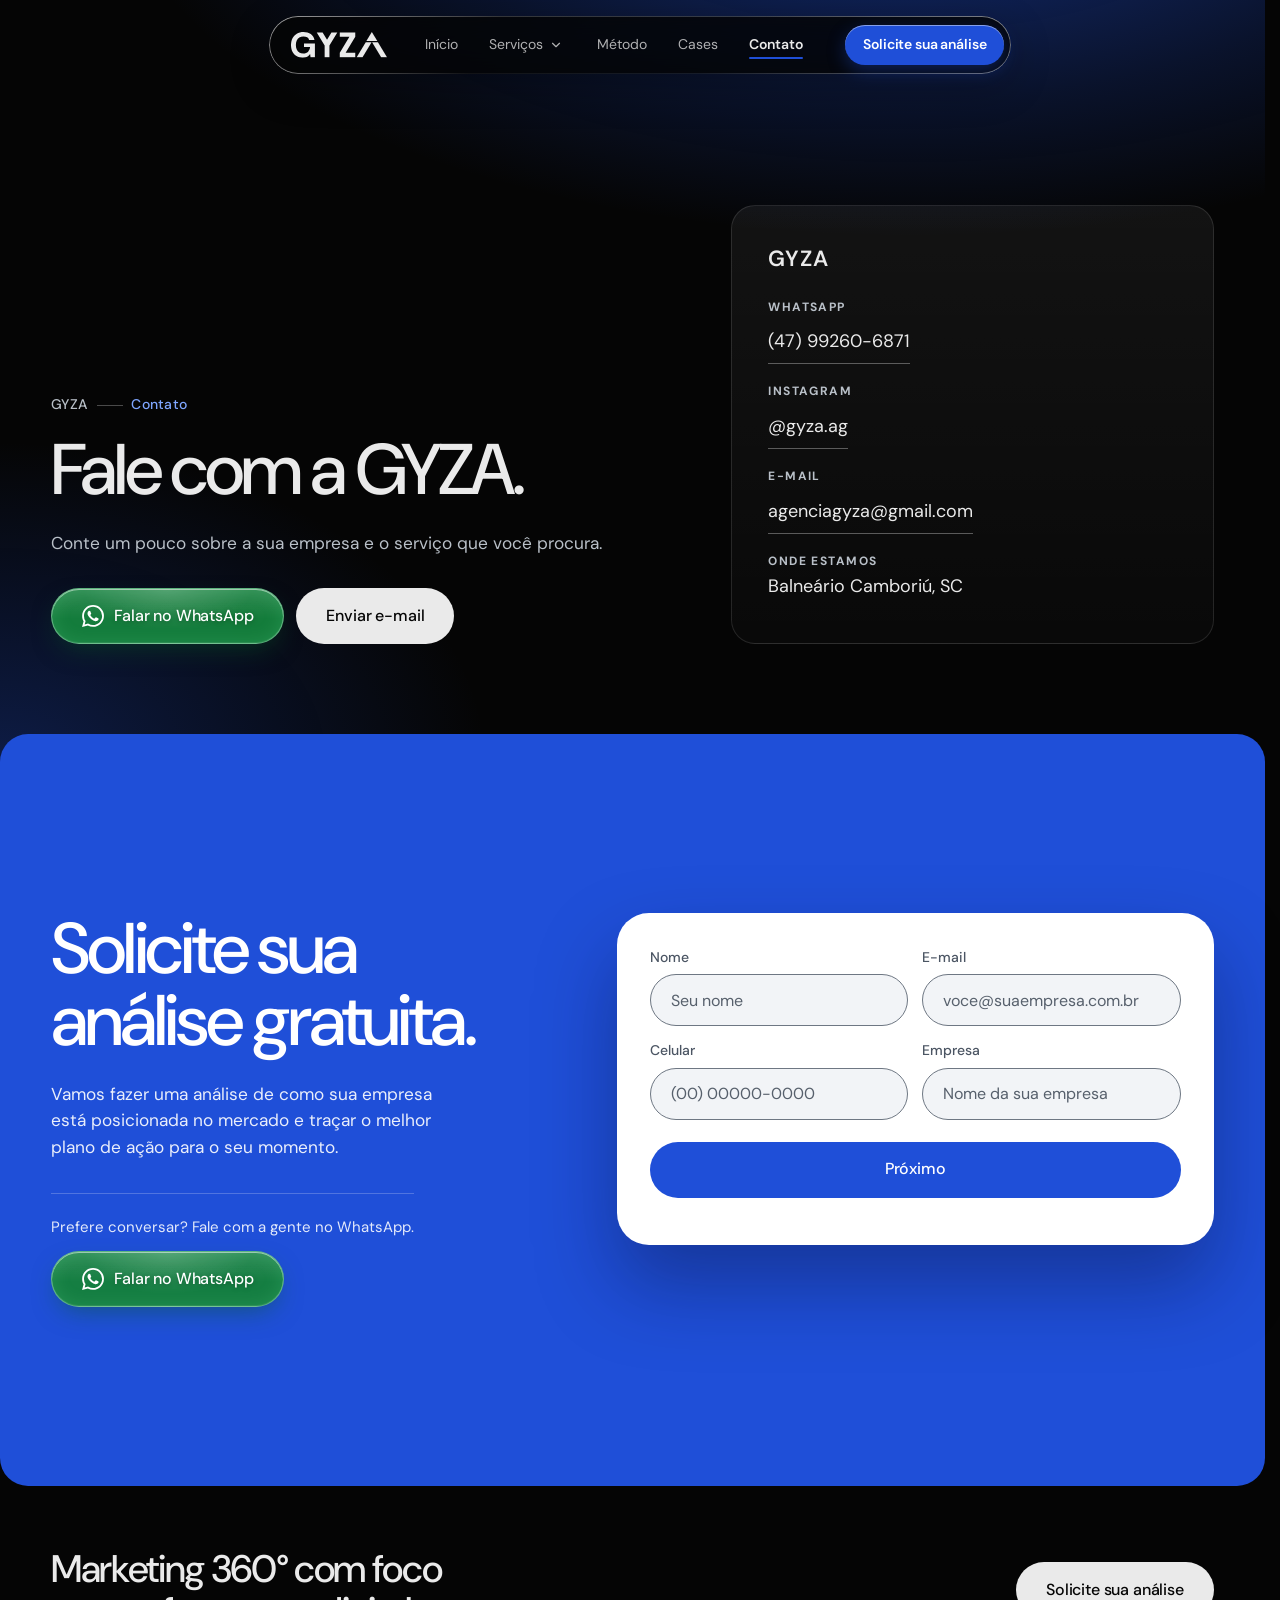
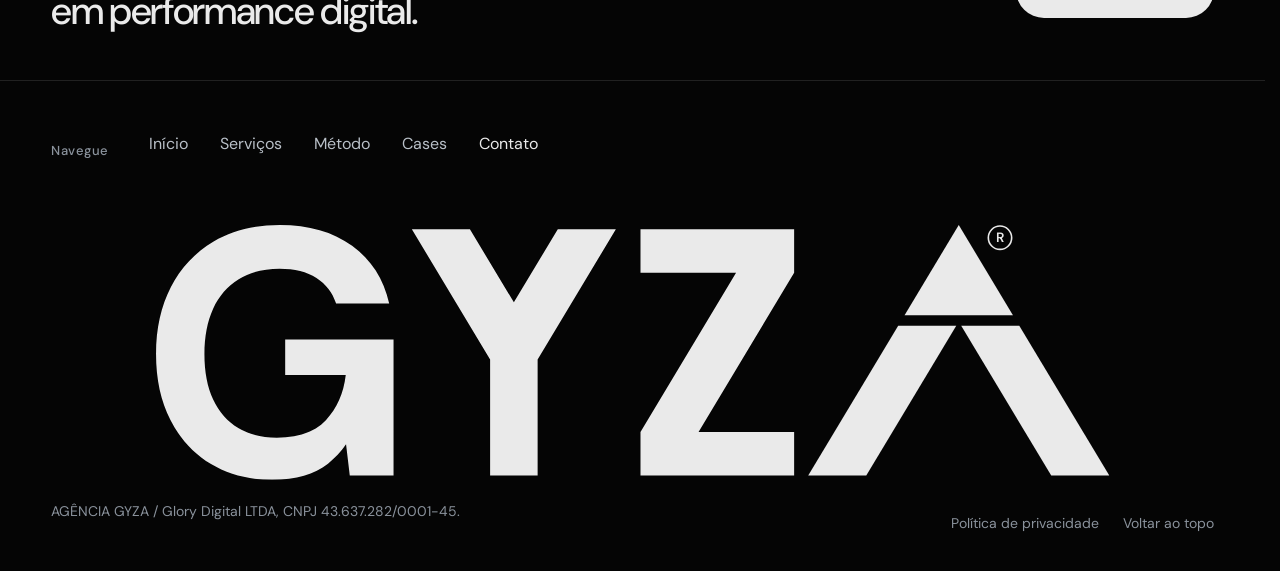
<file: contato.html>
<!doctype html>
<html lang="pt-BR">
<head>
<meta charset="utf-8">
<meta name="viewport" content="width=device-width, initial-scale=1, viewport-fit=cover">
<title>Contato | GYZA, agência de marketing em Balneário Camboriú</title>
<meta name="description" content="Fale com a GYZA, agência de marketing 360° em Balneário Camboriú. WhatsApp (47) 99260-6871 ou peça a sua análise gratuita pelo formulário.">
<link rel="canonical" href="https://gyza.com.br/contato">
<meta property="og:type" content="website">
<meta property="og:locale" content="pt_BR">
<meta property="og:site_name" content="GYZA">
<meta property="og:url" content="https://gyza.com.br/contato">
<meta property="og:title" content="Contato | GYZA, agência de marketing em Balneário Camboriú">
<meta property="og:description" content="Fale com a GYZA, agência de marketing 360° em Balneário Camboriú. WhatsApp (47) 99260-6871 ou peça a sua análise gratuita pelo formulário.">
<meta property="og:image" content="https://gyza.com.br/assets/img/og-gyza.jpg">
<meta property="og:image:width" content="1200">
<meta property="og:image:height" content="630">
<meta property="og:image:alt" content="Pirâmide de vidro azul com o logo GYZA sobre fundo preto">
<meta name="twitter:image" content="https://gyza.com.br/assets/img/og-gyza.jpg">
<meta name="twitter:card" content="summary_large_image">
<meta name="twitter:title" content="Contato | GYZA, agência de marketing em Balneário Camboriú">
<meta name="twitter:description" content="Fale com a GYZA, agência de marketing 360° em Balneário Camboriú. WhatsApp (47) 99260-6871 ou peça a sua análise gratuita pelo formulário.">
<meta name="theme-color" content="#050505">
<link rel="icon" href="assets/img/favicon.svg" type="image/svg+xml">
<link rel="preload" href="assets/fonts/DMSans-VF-latin.woff" as="font" type="font/woff" crossorigin>
<link rel="stylesheet" href="css/style.css?v=1794008145">
<script type="application/ld+json">
{"@context": "https://schema.org", "@type": "BreadcrumbList", "itemListElement": [{"@type": "ListItem", "position": 1, "name": "GYZA", "item": "https://gyza.com.br/"}, {"@type": "ListItem", "position": 2, "name": "Contato", "item": "https://gyza.com.br/contato"}]}
</script>
</head>
<body class="priv sub">
<a class="pular" href="#conteudo">Pular para o conteúdo</a>

<svg width="0" height="0" style="position:absolute" aria-hidden="true">
  <defs>
    <symbol id="logo" viewBox="0 0 750 200.45">
      <path d="M91.31,200.45c-18.31,0-34.32-4.12-48.04-12.35-13.71-8.23-24.35-19.78-31.92-34.64C3.78,138.63,0,121.29,0,101.47s3.9-37.41,11.71-52.66c7.83-15.23,19.03-27.17,33.61-35.83C59.9,4.33,77.27,0,97.43,0c22.83,0,41.78,5.45,56.84,16.36,15.06,10.93,24.79,26.09,29.18,45.49h-41.75c-2.82-8.6-7.98-15.32-15.48-20.16-7.48-4.82-17.15-7.23-29.02-7.23-12.59,0-23.3,2.72-32.14,8.17s-15.55,13.18-20.13,23.2c-4.56,10.04-6.84,21.97-6.84,35.8s2.29,25.83,6.87,35.69c4.6,9.84,11.18,17.3,19.74,22.4,8.56,5.09,18.68,7.64,30.34,7.64,17,0,29.86-4.61,38.59-13.82,8.73-9.21,13.94-21.05,15.64-35.52h-47.65v-28.02h85.25v107.12h-34.44l-2.93-24.53c-4.06,5.94-8.8,11-14.2,15.17-5.41,4.19-11.71,7.35-18.91,9.47-7.2,2.14-15.56,3.21-25.08,3.21Z"/>
      <polygon points="262.85 197.13 262.85 105.76 201.28 3.32 246.96 3.32 281.54 60.83 316.1 3.32 361.78 3.32 300.23 105.76 300.23 197.13 262.85 197.13"/>
      <polygon points="381.16 3.32 502.04 3.32 502.04 37.65 426.84 162.8 502.04 162.8 502.04 197.13 381.16 197.13 381.16 162.8 456.35 37.65 381.16 37.65 381.16 3.32"/>
      <polygon points="513.11 197.13 583.91 79.27 629.59 79.27 558.79 197.13 513.11 197.13"/>
      <polygon points="704.31 197.13 633.49 79.27 679.18 79.27 750 197.13 704.31 197.13"/>
      <polygon class="topo" points="588.92 70.96 631.55 0 674.19 70.96 588.92 70.96"/>
    </symbol>
  </defs>
</svg>

<header class="nav">
  <a class="nav__logo" href="/" aria-label="GYZA, voltar ao início">
    <svg viewBox="0 0 750 200.45"><use href="#logo"/></svg>
  </a>
  <nav class="nav__links" aria-label="Principal">
    <a href="/">Início</a>
    <span class="nav__drop" data-drop><a href="/servicos">Serviços</a><button class="nav__drop-btn" type="button" aria-expanded="false" aria-controls="painel-servicos" aria-label="Abrir as camadas de Serviços" data-drop-btn><svg viewBox="0 0 24 24" aria-hidden="true"><path d="M6 9l6 6 6-6"/></svg></button></span>
    <a href="/metodo">Método</a>
    <a href="/#trabalhos">Cases</a>
    <a href="/contato" aria-current="page">Contato</a>
  </nav>
  <a class="pill pill--small nav__cta" href="#analise"><span>Solicite sua análise</span></a>
  <!-- celular: menu de 3 riscos em vidro (no computador não aparece) -->
  <button class="nav__menu" type="button" aria-expanded="false" aria-controls="menu-celular" aria-label="Abrir menu" data-menu-botao>
    <span class="nav__pontos" aria-hidden="true"><i></i><i></i><i></i></span>
    <span class="nav__x" aria-hidden="true"><i></i><i></i></span>
  </button>
</header>
<div class="nav__painel" id="painel-servicos" data-drop-painel hidden>
  <a href="/servicos#branding">Branding</a>
  <a href="/servicos#identidade-visual">Identidade visual</a>
  <a href="/servicos#site">Site</a>
  <a href="/servicos#camada-conteudo">Conteúdo</a>
  <a href="/servicos#performance">Performance</a>
</div>

<div class="mmenu" id="menu-celular" role="dialog" aria-modal="true" aria-label="Menu" data-menu>
  <div class="mmenu__inner">
    <nav class="mmenu__links" aria-label="Seções">
      <a href="/" style="--i:0"><span class="mmenu__t"><span>Início</span></span></a>
      <div class="mmenu__item" style="--i:1">
        <a href="/servicos"><span class="mmenu__t"><span>Serviços</span></span></a>
        <button class="mmenu__abre" type="button" aria-expanded="false" aria-controls="mmenu-servicos" aria-label="Mostrar as camadas de Serviços" data-sub-btn><svg viewBox="0 0 24 24" aria-hidden="true"><path d="M6 9l6 6 6-6"/></svg></button>
        <div class="mmenu__sub" id="mmenu-servicos" hidden>
          <a href="/servicos#branding">Branding</a>
          <a href="/servicos#identidade-visual">Identidade visual</a>
          <a href="/servicos#site">Site</a>
          <a href="/servicos#camada-conteudo">Conteúdo</a>
          <a href="/servicos#performance">Performance</a>
        </div>
      </div>
      <a href="/metodo" style="--i:2"><span class="mmenu__t"><span>Método</span></span></a>
      <a href="/#trabalhos" style="--i:3"><span class="mmenu__t"><span>Cases</span></span></a>
      <a href="/contato" aria-current="page" style="--i:4"><span class="mmenu__t"><span>Contato</span></span></a>
    </nav>
    <div class="mmenu__pe" style="--i:5">
      <a class="pill mmenu__cta" href="#analise"><span>Solicite sua análise</span></a>
      <a class="pill orcamento__wa mmenu__wa" href="https://wa.me/5547992606871?text=Ol%C3%A1%2C%20vim%20pelo%20site%20da%20GYZA%20e%20quero%20a%20an%C3%A1lise%20gratuita%20da%20minha%20empresa." target="_blank" rel="noopener"><svg class="wa-logo" viewBox="0 0 24 24" aria-hidden="true"><path d="M17.472 14.382c-.297-.149-1.758-.867-2.03-.967-.273-.099-.471-.148-.67.15-.197.297-.767.966-.94 1.164-.173.199-.347.223-.644.075-.297-.15-1.255-.463-2.39-1.475-.883-.788-1.48-1.761-1.653-2.059-.173-.297-.018-.458.13-.606.134-.133.298-.347.446-.52.149-.174.198-.298.298-.497.099-.198.05-.371-.025-.52-.075-.149-.669-1.612-.916-2.207-.242-.579-.487-.5-.669-.51-.173-.008-.371-.01-.57-.01-.198 0-.52.074-.792.372-.272.297-1.04 1.016-1.04 2.479 0 1.462 1.065 2.875 1.213 3.074.149.198 2.096 3.2 5.077 4.487.709.306 1.262.489 1.694.625.712.227 1.36.195 1.871.118.571-.085 1.758-.719 2.006-1.413.248-.694.248-1.289.173-1.413-.074-.124-.272-.198-.57-.347m-5.421 7.403h-.004a9.87 9.87 0 0 1-5.031-1.378l-.361-.214-3.741.982.998-3.648-.235-.374a9.86 9.86 0 0 1-1.51-5.26c.001-5.45 4.436-9.884 9.888-9.884 2.64 0 5.122 1.03 6.988 2.898a9.825 9.825 0 0 1 2.893 6.994c-.003 5.45-4.437 9.884-9.885 9.884m8.413-18.297A11.815 11.815 0 0 0 12.05 0C5.495 0 .16 5.335.157 11.892c0 2.096.547 4.142 1.588 5.945L.057 24l6.305-1.654a11.882 11.882 0 0 0 5.683 1.448h.005c6.554 0 11.89-5.335 11.893-11.893a11.821 11.821 0 0 0-3.48-8.413Z"/></svg><span>Falar no WhatsApp</span></a>
    </div>
  </div>
</div>


<main id="conteudo" tabindex="-1">
  <section class="priv-hero sub-hero topo-sub contato-topo" id="topo" data-theme="dark">
    <div class="priv-hero__halo" aria-hidden="true"></div>
    <div class="wrap contato-topo__grid">
      <div class="contato-topo__copy">
        <p class="priv-kicker">Contato</p>
        <h1>Fale com a GYZA.</h1>
        <p class="priv-hero__lead">Conte um pouco sobre a sua empresa e o serviço que você procura.</p>
        <div class="contato-topo__ctas">
          <a class="pill orcamento__wa" href="https://wa.me/5547992606871?text=Ol%C3%A1%2C%20vim%20pelo%20site%20da%20GYZA%20e%20quero%20a%20an%C3%A1lise%20gratuita%20da%20minha%20empresa." target="_blank" rel="noopener"><svg class="wa-logo" viewBox="0 0 24 24" aria-hidden="true"><path d="M17.472 14.382c-.297-.149-1.758-.867-2.03-.967-.273-.099-.471-.148-.67.15-.197.297-.767.966-.94 1.164-.173.199-.347.223-.644.075-.297-.15-1.255-.463-2.39-1.475-.883-.788-1.48-1.761-1.653-2.059-.173-.297-.018-.458.13-.606.134-.133.298-.347.446-.52.149-.174.198-.298.298-.497.099-.198.05-.371-.025-.52-.075-.149-.669-1.612-.916-2.207-.242-.579-.487-.5-.669-.51-.173-.008-.371-.01-.57-.01-.198 0-.52.074-.792.372-.272.297-1.04 1.016-1.04 2.479 0 1.462 1.065 2.875 1.213 3.074.149.198 2.096 3.2 5.077 4.487.709.306 1.262.489 1.694.625.712.227 1.36.195 1.871.118.571-.085 1.758-.719 2.006-1.413.248-.694.248-1.289.173-1.413-.074-.124-.272-.198-.57-.347m-5.421 7.403h-.004a9.87 9.87 0 0 1-5.031-1.378l-.361-.214-3.741.982.998-3.648-.235-.374a9.86 9.86 0 0 1-1.51-5.26c.001-5.45 4.436-9.884 9.888-9.884 2.64 0 5.122 1.03 6.988 2.898a9.825 9.825 0 0 1 2.893 6.994c-.003 5.45-4.437 9.884-9.885 9.884m8.413-18.297A11.815 11.815 0 0 0 12.05 0C5.495 0 .16 5.335.157 11.892c0 2.096.547 4.142 1.588 5.945L.057 24l6.305-1.654a11.882 11.882 0 0 0 5.683 1.448h.005c6.554 0 11.89-5.335 11.893-11.893a11.821 11.821 0 0 0-3.48-8.413Z"/></svg><span>Falar no WhatsApp</span></a>
          <a class="pill contato__mail" href="mailto:agenciagyza@gmail.com"><span>Enviar e-mail</span></a>
        </div>
      </div>
      <div class="contato-topo__dados">
        <p class="contato__marca">GYZA</p>
        <dl class="contato__lista">
          <div><dt>WhatsApp</dt><dd><a href="https://wa.me/5547992606871" target="_blank" rel="noopener">(47) 99260-6871</a></dd></div>
          <div><dt>Instagram</dt><dd><a href="https://www.instagram.com/gyza.ag/" target="_blank" rel="noopener">@gyza.ag</a></dd></div>
          <div><dt>E-mail</dt><dd><a href="mailto:agenciagyza@gmail.com">agenciagyza@gmail.com</a></dd></div>
          <div><dt>Onde estamos</dt><dd>Balneário Camboriú, SC</dd></div>
        </dl>
      </div>
    </div>
  </section>

  <section class="orcamento contato" id="analise" data-theme="dark" aria-labelledby="analise-t">
    <div class="wrap orcamento__inner">
      <div class="orcamento__copy">
        <h2 class="orcamento__title contato__title" id="analise-t" tabindex="-1">Solicite sua análise gratuita.</h2>
        <p class="orcamento__lead">Vamos fazer uma análise de como sua empresa está posicionada no mercado e traçar o melhor plano de ação para o seu momento.</p>
        <div class="orcamento__conversa"><p class="orcamento__ou">Prefere conversar? Fale com a gente no WhatsApp.</p><a class="pill orcamento__wa" href="https://wa.me/5547992606871?text=Ol%C3%A1%2C%20vim%20pelo%20site%20da%20GYZA%20e%20quero%20a%20an%C3%A1lise%20gratuita%20da%20minha%20empresa." target="_blank" rel="noopener"><svg class="wa-logo" viewBox="0 0 24 24" aria-hidden="true"><path d="M17.472 14.382c-.297-.149-1.758-.867-2.03-.967-.273-.099-.471-.148-.67.15-.197.297-.767.966-.94 1.164-.173.199-.347.223-.644.075-.297-.15-1.255-.463-2.39-1.475-.883-.788-1.48-1.761-1.653-2.059-.173-.297-.018-.458.13-.606.134-.133.298-.347.446-.52.149-.174.198-.298.298-.497.099-.198.05-.371-.025-.52-.075-.149-.669-1.612-.916-2.207-.242-.579-.487-.5-.669-.51-.173-.008-.371-.01-.57-.01-.198 0-.52.074-.792.372-.272.297-1.04 1.016-1.04 2.479 0 1.462 1.065 2.875 1.213 3.074.149.198 2.096 3.2 5.077 4.487.709.306 1.262.489 1.694.625.712.227 1.36.195 1.871.118.571-.085 1.758-.719 2.006-1.413.248-.694.248-1.289.173-1.413-.074-.124-.272-.198-.57-.347m-5.421 7.403h-.004a9.87 9.87 0 0 1-5.031-1.378l-.361-.214-3.741.982.998-3.648-.235-.374a9.86 9.86 0 0 1-1.51-5.26c.001-5.45 4.436-9.884 9.888-9.884 2.64 0 5.122 1.03 6.988 2.898a9.825 9.825 0 0 1 2.893 6.994c-.003 5.45-4.437 9.884-9.885 9.884m8.413-18.297A11.815 11.815 0 0 0 12.05 0C5.495 0 .16 5.335.157 11.892c0 2.096.547 4.142 1.588 5.945L.057 24l6.305-1.654a11.882 11.882 0 0 0 5.683 1.448h.005c6.554 0 11.89-5.335 11.893-11.893a11.821 11.821 0 0 0-3.48-8.413Z"/></svg><span>Falar no WhatsApp</span></a></div>
      </div>
      <form class="form" id="formulario" style="scroll-margin-top:calc(88px + max(0px, (100vw - 900px) * .3))" data-form method="post" novalidate>
        <label class="hp" aria-hidden="true">Não preencha<input name="site" tabindex="-1" autocomplete="off"></label>
        <div class="form__etapa" data-etapa="1">
        <div class="form__row">
          <label class="field"><span>Nome</span><input name="nome" autocomplete="name" placeholder="Seu nome" required></label>
          <label class="field"><span>E-mail</span><input name="email" type="email" inputmode="email" autocomplete="email" autocapitalize="none" autocorrect="off" spellcheck="false" placeholder="voce@suaempresa.com.br" required></label>
        </div>
        <div class="form__row">
          <label class="field"><span>Celular</span><input name="celular" type="tel" inputmode="tel" autocomplete="tel" placeholder="(00) 00000-0000" required></label>
          <label class="field"><span>Empresa</span><input name="empresa" autocomplete="organization" placeholder="Nome da sua empresa" required></label>
        </div>
        <button class="pill pill--blue form__send" type="button" data-proximo><span>Próximo</span></button>
        </div>
        <div class="form__etapa" data-etapa="2" hidden inert aria-hidden="true">
        <button class="form__voltar" type="button" data-voltar>Voltar</button>
        <div class="form__row form__row--um">
          <label class="field"><span>Instagram ou site <em>(opcional)</em></span><input name="perfil" maxlength="120" autocapitalize="none" autocorrect="off" spellcheck="false" placeholder="@suaempresa ou www.suaempresa.com.br"></label>
        </div>
        <fieldset class="servico-campo" data-servicos>
          <legend>Serviço desejado<span aria-hidden="true">*</span><span class="sr-only"> (obrigatório, marque pelo menos um)</span></legend>
          <ul class="servico-campo__lista" role="list">
            <li><label><input type="checkbox" name="servico" value="Branding"><span class="caixa" aria-hidden="true"><svg viewBox="0 0 24 24"><path d="M5 12.5l4.5 4.5L19 7.5"/></svg></span><span>Branding</span></label></li>
            <li><label><input type="checkbox" name="servico" value="Identidade visual"><span class="caixa" aria-hidden="true"><svg viewBox="0 0 24 24"><path d="M5 12.5l4.5 4.5L19 7.5"/></svg></span><span>Identidade visual</span></label></li>
            <li><label><input type="checkbox" name="servico" value="Site"><span class="caixa" aria-hidden="true"><svg viewBox="0 0 24 24"><path d="M5 12.5l4.5 4.5L19 7.5"/></svg></span><span>Site</span></label></li>
            <li><label><input type="checkbox" name="servico" value="Conteúdo"><span class="caixa" aria-hidden="true"><svg viewBox="0 0 24 24"><path d="M5 12.5l4.5 4.5L19 7.5"/></svg></span><span>Conteúdo</span></label></li>
            <li><label><input type="checkbox" name="servico" value="Performance"><span class="caixa" aria-hidden="true"><svg viewBox="0 0 24 24"><path d="M5 12.5l4.5 4.5L19 7.5"/></svg></span><span>Performance</span></label></li>
            <li><label><input type="checkbox" name="servico" value="Apps e sistemas"><span class="caixa" aria-hidden="true"><svg viewBox="0 0 24 24"><path d="M5 12.5l4.5 4.5L19 7.5"/></svg></span><span>Apps e sistemas</span></label></li>
            <li><label><input type="checkbox" name="servico" value="Outros" aria-controls="servico-outro" aria-expanded="false" data-outros><span class="caixa" aria-hidden="true"><svg viewBox="0 0 24 24"><path d="M5 12.5l4.5 4.5L19 7.5"/></svg></span><span>Outros</span></label></li>
          </ul>
          <div class="servico-outro" id="servico-outro" data-outro-box>
            <div class="servico-outro__in">
              <label class="field"><span class="sr-only">Outros: </span><input name="servico_outro" placeholder="Conte o que você precisa" aria-label="Conte o que você precisa" disabled></label>
            </div>
          </div>
        </fieldset>
        <div class="servico-campo aceite" data-aceite>
          <label><input type="checkbox" name="aceite" value="sim"><span class="caixa" aria-hidden="true"><svg viewBox="0 0 24 24"><path d="M5 12.5l4.5 4.5L19 7.5"/></svg></span><span>Li e concordo com a <a href="/privacidade" target="_blank" rel="noopener">Política de Privacidade</a></span></label>
        </div>
        <button class="pill pill--blue form__send" type="submit"><span>Enviar</span></button>
        </div>
        <div class="form__etapa form__sucesso" data-etapa="3" hidden inert aria-hidden="true">
          <p class="form__sucesso-t" tabindex="-1">Pedido recebido.</p>
          <p class="form__sucesso-p">A GYZA vai entrar em contato pelo seu WhatsApp em breve.</p>
          <button class="form__voltar" type="button" data-outro-pedido>Enviar outro pedido</button>
        </div>
        <p class="form__note" id="form-nota" data-form-note aria-live="polite"></p>
      </form>
    </div>
  </section>
</main>

<footer class="footer" data-theme="dark">
  <div class="wrap footer__top">
    <p class="footer__sig">Marketing 360° com foco<br> em performance digital.</p>
    <a class="pill" href="#analise"><span>Solicite sua análise</span></a>
  </div>
  <div class="wrap footer__cols">
    <div>
      <p class="footer__h">Navegue</p>
      <a href="/">Início</a><a href="/servicos">Serviços</a><a href="/metodo">Método</a><a href="/#trabalhos">Cases</a><a href="/contato" aria-current="page">Contato</a>
    </div>
  </div>
  <svg class="footer__mark" viewBox="0 0 750 200.45" aria-hidden="true"><use href="#logo"/><g class="footer__r"><circle cx="12" cy="12" r="10.8"/><text x="12" y="16.4" text-anchor="middle">R</text></g></svg>
  <div class="wrap footer__legal"><span class="footer__legal-txt"><span>AGÊNCIA GYZA / Glory Digital LTDA,</span> <span class="footer__cnpj">CNPJ 43.637.282/0001-45.</span></span><span class="footer__links"><a href="/privacidade">Política de privacidade</a><a href="#topo">Voltar ao topo</a></span></div>
</footer>

<script src="js/metricas.js?v=1794008145"></script>
<script src="js/nav-servicos.js?v=1794008145"></script>
<script src="js/form.js?v=1794008145"></script>
<script src="js/menu.js?v=1794008145"></script>
</body>
</html>
</file>
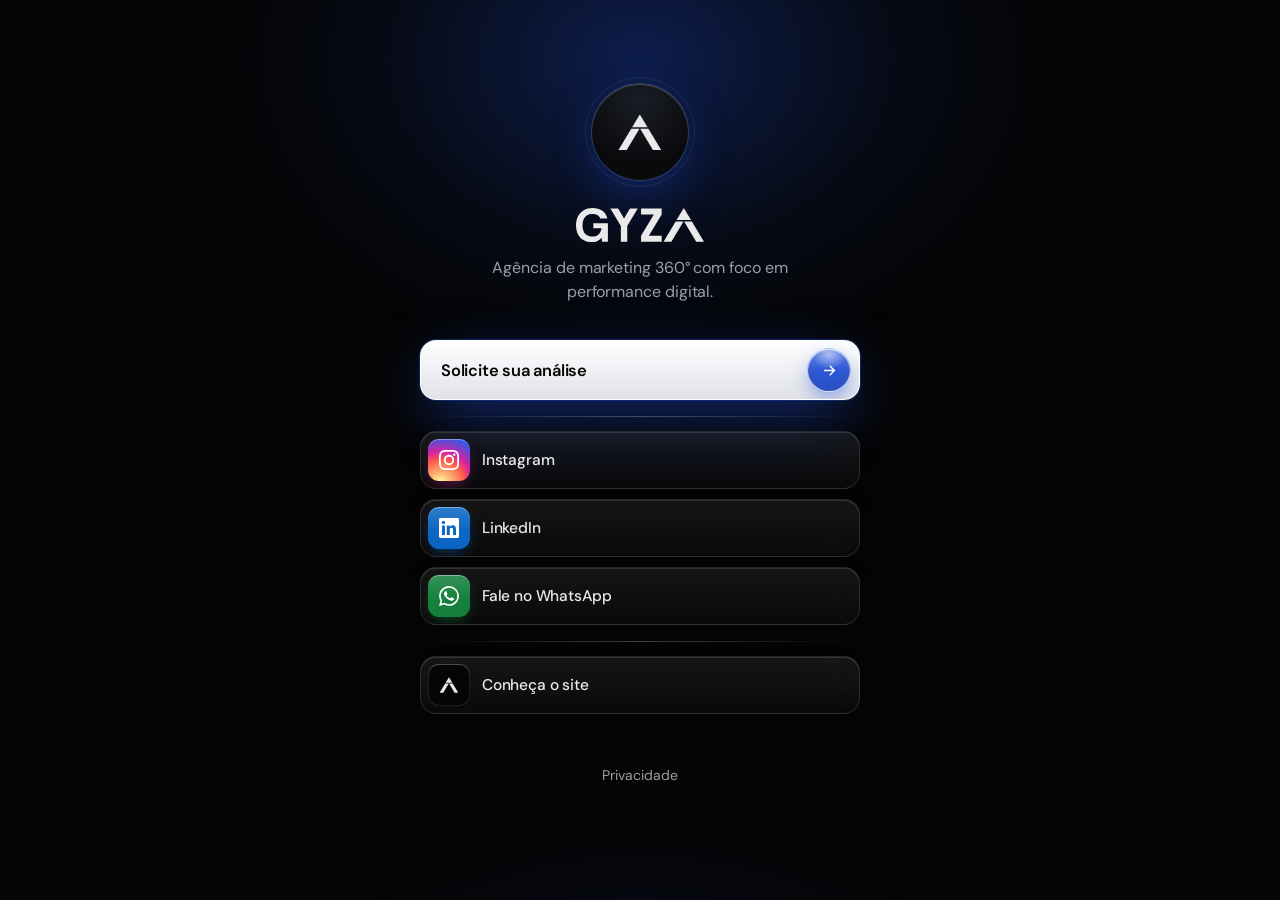
<file: links.html>
<!doctype html>
<html lang="pt-BR" data-pagina="/links">
<head>
<meta charset="utf-8">
<meta name="viewport" content="width=device-width, initial-scale=1">
<title>GYZA | Links</title>
<meta name="robots" content="noindex">
<link rel="icon" href="assets/img/favicon.svg" type="image/svg+xml">
<link rel="preload" href="assets/fonts/DMSans-VF-latin.woff" as="font" type="font/woff" crossorigin>
<meta property="og:title" content="GYZA | Agência de marketing">
<meta property="og:image" content="https://gyza.com.br/assets/img/og-gyza.jpg">
<style>
@font-face{font-family:'DM Sans';src:url(assets/fonts/DMSans-VF-latin.woff) format('woff');font-weight:100 1000;font-display:swap}
:root{--bg:#050505;--tx:#EAEAEA;--mut:#9A9FA9;--line:rgba(234,234,234,.12);--line2:rgba(234,234,234,.26);--azul:#1F4FD8;--azul-l:#6F93FF}
*{box-sizing:border-box;margin:0}
html,body{background:var(--bg);color:var(--tx);font-family:'DM Sans',system-ui,sans-serif;-webkit-font-smoothing:antialiased}
body{min-height:100svh;display:flex;justify-content:center;padding:64px 20px 44px;position:relative;overflow-x:hidden}
body:before{content:"";position:fixed;left:50%;top:-260px;width:860px;height:640px;transform:translateX(-50%);background:radial-gradient(closest-side,rgba(31,79,216,.34),rgba(31,79,216,.08) 60%,transparent);pointer-events:none}
body:after{content:"";position:fixed;left:50%;bottom:-340px;width:700px;height:420px;transform:translateX(-50%);background:radial-gradient(closest-side,rgba(31,79,216,.14),transparent);pointer-events:none}
main{width:100%;max-width:440px;position:relative;z-index:1;display:flex;flex-direction:column;align-items:center}
svg{display:block}
.av{width:96px;height:96px;border-radius:50%;display:grid;place-items:center;position:relative;background:radial-gradient(circle at 50% 18%,#1a1d26,#0a0a0c 70%);box-shadow:0 0 0 1px rgba(234,234,234,.16),inset 0 1px 0 rgba(255,255,255,.22),0 18px 50px -12px rgba(31,79,216,.55)}
.av:before{content:"";position:absolute;inset:-7px;border-radius:50%;border:1px solid rgba(234,234,234,.07)}
.av svg{width:46px;fill:var(--tx)}
.logo{width:128px;fill:var(--tx);margin:28px 0 14px}
.sub{color:var(--mut);font-size:16px;line-height:1.5;text-align:center;letter-spacing:-.005em;max-width:320px;margin-bottom:36px}
nav{width:100%;display:flex;flex-direction:column;gap:12px}
.sep{height:1px;margin:10px 8px 6px;background:linear-gradient(90deg,transparent,var(--line2),transparent)}
.btn{--mx:50%;--my:50%;position:relative;display:flex;align-items:center;gap:14px;width:100%;min-height:68px;padding:12px 18px 12px 14px;border-radius:20px;color:var(--tx);text-decoration:none;font-size:17px;font-weight:500;letter-spacing:-.012em;overflow:hidden;isolation:isolate;
background:linear-gradient(180deg,rgba(255,255,255,.075),rgba(255,255,255,.022));border:1px solid var(--line);box-shadow:inset 0 1px 0 rgba(255,255,255,.12),0 10px 30px -14px rgba(0,0,0,.9);-webkit-backdrop-filter:blur(18px) saturate(1.4);backdrop-filter:blur(18px) saturate(1.4);
transition:transform .35s cubic-bezier(.2,.8,.2,1),border-color .3s,background .3s,box-shadow .35s}
.btn:before{content:"";position:absolute;inset:0;z-index:-1;opacity:0;transition:opacity .35s;background:radial-gradient(180px circle at var(--mx) var(--my),rgba(111,147,255,.22),transparent 70%)}
.btn:hover{transform:translateY(-2px);border-color:var(--line2);box-shadow:inset 0 1px 0 rgba(255,255,255,.2),0 18px 40px -16px rgba(31,79,216,.5)}
.btn:hover:before{opacity:1}
.btn:active{transform:translateY(0) scale(.985);transition-duration:.12s}
.btn:focus-visible{outline:2px solid var(--azul-l);outline-offset:3px}
.ico{flex:none;width:42px;height:42px;border-radius:13px;display:grid;place-items:center;background:linear-gradient(180deg,rgba(255,255,255,.12),rgba(255,255,255,.03));box-shadow:inset 0 0 0 1px rgba(255,255,255,.1),inset 0 1px 0 rgba(255,255,255,.2)}
.ico svg{width:21px;height:21px}
.ico .l{fill:none;stroke:var(--tx);stroke-width:1.6;stroke-linecap:round;stroke-linejoin:round}
.ico .f{fill:var(--tx)}
.txt{flex:1;min-width:0}
.seta{flex:none;width:18px;height:18px;fill:none;stroke:var(--mut);stroke-width:1.8;stroke-linecap:round;stroke-linejoin:round;transition:transform .35s cubic-bezier(.2,.8,.2,1),stroke .3s}
.btn:hover .seta{transform:translateX(4px);stroke:var(--tx)}
/* principal */
.btn.principal{min-height:76px;font-size:18px;font-weight:600;color:#050505;border-color:rgba(255,255,255,.9);background:linear-gradient(180deg,#fff,#d9dce3 120%);box-shadow:inset 0 1px 0 #fff,0 0 0 1px rgba(31,79,216,.35),0 18px 60px -12px rgba(31,79,216,.75);-webkit-backdrop-filter:none;backdrop-filter:none}
.btn.principal:before{background:radial-gradient(220px circle at var(--mx) var(--my),rgba(31,79,216,.22),transparent 70%)}
.btn.principal:after{content:"";position:absolute;top:0;bottom:0;left:-40%;width:30%;z-index:-1;background:linear-gradient(100deg,transparent,rgba(255,255,255,.9),transparent);transform:skewX(-18deg);opacity:.7}
.btn.principal:hover{box-shadow:inset 0 1px 0 #fff,0 0 0 1px rgba(31,79,216,.55),0 22px 70px -10px rgba(31,79,216,.95)}
.btn.principal .go{flex:none;width:44px;height:44px;border-radius:50%;display:grid;place-items:center;background:#050505;box-shadow:0 6px 16px -4px rgba(0,0,0,.5)}
.btn.principal .go svg{width:18px;height:18px;fill:none;stroke:#EAEAEA;stroke-width:2;stroke-linecap:round;stroke-linejoin:round;transition:transform .35s cubic-bezier(.2,.8,.2,1)}
.btn.principal:hover .go svg{transform:translateX(3px)}
.btn.principal .txt{padding-left:6px}
.btn.principal small{display:block;font-size:13px;font-weight:500;letter-spacing:.02em;color:#4b505b;margin-top:2px}
/* cases */
.btn.cases{flex-wrap:wrap;row-gap:14px;padding-bottom:14px}
.thumbs{order:5;flex:0 0 100%;display:grid;grid-template-columns:repeat(3,1fr);gap:8px}
.thumbs span{display:block;aspect-ratio:16/10;border-radius:11px;overflow:hidden;box-shadow:0 0 0 1px rgba(255,255,255,.12)}
.thumbs img{width:100%;height:100%;object-fit:cover;display:block;filter:saturate(.9) brightness(.92);transition:transform .6s cubic-bezier(.2,.8,.2,1),filter .4s}
.btn.cases:hover .thumbs img{transform:scale(1.06);filter:none}
/* redes */
.rede .ico{background:linear-gradient(180deg,rgba(255,255,255,.14),rgba(255,255,255,.04))}
.rede.wa:hover{border-color:rgba(111,147,255,.45)}
footer{margin-top:40px;color:var(--mut);font-size:14px;text-align:center}
footer a{color:var(--mut);text-decoration:none;display:inline-block;padding:12px 16px}
footer a:hover{color:var(--tx)}
@media (prefers-reduced-motion:no-preference){
@keyframes sobe{from{opacity:0;transform:translateY(14px)}to{opacity:1;transform:none}}
@keyframes brilho{0%,55%{left:-40%}100%{left:130%}}
.av,.logo,.sub,nav>*,footer{animation:sobe .8s cubic-bezier(.2,.8,.2,1) both}
.logo{animation-delay:.08s}.sub{animation-delay:.16s}
nav>*:nth-child(1){animation-delay:.24s}nav>*:nth-child(2){animation-delay:.3s}nav>*:nth-child(3){animation-delay:.36s}nav>*:nth-child(4){animation-delay:.42s}nav>*:nth-child(5){animation-delay:.48s}nav>*:nth-child(6){animation-delay:.54s}nav>*:nth-child(7){animation-delay:.6s}nav>*:nth-child(8){animation-delay:.66s}footer{animation-delay:.74s}
.btn.principal:after{animation:brilho 5s ease-in-out 1.4s infinite}
}
@media (prefers-reduced-motion:reduce){.btn,.btn:before,.seta,.thumbs img{transition:none}.btn.principal:after{display:none}}
@media (min-width:900px){body{padding-top:84px}}

/* cores das redes (Vitor, 06/11/2026): botões neutros em vidro; a cor fica só no quadrado do logo (WhatsApp verde do site, LinkedIn azul, Instagram colorido) */
.btn.wa .ico{background:linear-gradient(180deg,rgba(255,255,255,.14),rgba(255,255,255,0) 60%),#15803D;border-color:rgba(190,255,215,.42);box-shadow:inset 0 1px 0 rgba(255,255,255,.4),0 6px 16px -6px rgba(21,128,61,.7)}
.btn.li .ico{background:linear-gradient(180deg,rgba(255,255,255,.14),rgba(255,255,255,0) 60%),#0A66C2;border-color:rgba(170,205,255,.42);box-shadow:inset 0 1px 0 rgba(255,255,255,.4),0 6px 16px -6px rgba(10,102,194,.7)}
.btn.ig .ico{background:radial-gradient(circle at 30% 107%,#fdf497 0%,#fdf497 5%,#fd5949 45%,#d6249f 60%,#285AEB 90%);border-color:rgba(255,255,255,.25);box-shadow:inset 0 1px 0 rgba(255,255,255,.35),0 6px 16px -6px rgba(214,36,159,.6)}
.btn.wa .ico svg .f,.btn.li .ico svg .f,.btn.ig .ico svg .f{fill:#fff}
.btn .ico svg.gz{width:22px;height:22px;fill:#EAEAEA;stroke:none}
.btn[data-link="site"] .ico{background:#050505;border-color:rgba(234,234,234,.22)}
/* seta só no Solicite sua análise, em vidro líquido azul (Vitor, 06/11/2026) */
.btn.principal .go{position:relative;overflow:hidden;background:radial-gradient(60% 50% at 50% 12%,rgba(255,255,255,.55),rgba(255,255,255,0) 70%),linear-gradient(180deg,rgba(255,255,255,.22),rgba(255,255,255,0) 55%),rgba(31,79,216,.92);border:1px solid rgba(255,255,255,.6);box-shadow:inset 0 1px 0 rgba(255,255,255,.75),inset 0 -6px 12px rgba(10,30,110,.35),inset 0 0 10px rgba(140,175,255,.35),0 8px 22px -6px rgba(31,79,216,.75);-webkit-backdrop-filter:blur(8px) saturate(160%);backdrop-filter:blur(8px) saturate(160%)}
.btn.principal .go svg{stroke:#fff;filter:drop-shadow(0 1px 2px rgba(0,20,90,.35))}
.btn.principal:hover .go{box-shadow:inset 0 1px 0 rgba(255,255,255,.85),inset 0 -6px 12px rgba(10,30,110,.35),inset 0 0 14px rgba(160,190,255,.45),0 10px 26px -6px rgba(31,79,216,.9)}
/* pulso suave no Solicite sua análise (Vitor, 06/11/2026) */
@keyframes pulso{0%{box-shadow:inset 0 1px 0 #fff,0 0 0 0 rgba(31,79,216,.55),0 18px 60px -12px rgba(31,79,216,.75)}70%{box-shadow:inset 0 1px 0 #fff,0 0 0 14px rgba(31,79,216,0),0 18px 60px -12px rgba(31,79,216,.75)}100%{box-shadow:inset 0 1px 0 #fff,0 0 0 0 rgba(31,79,216,0),0 18px 60px -12px rgba(31,79,216,.75)}}
@keyframes pulsoescala{0%,100%{transform:scale(1)}50%{transform:scale(1.015)}}
.btn.principal{animation:sobe .8s cubic-bezier(.2,.8,.2,1) .24s both,pulso 2.2s ease-out 1.4s infinite,pulsoescala 2.2s ease-in-out 1.4s infinite}
.btn.principal:hover,.btn.principal:active{animation-play-state:paused}
@media (prefers-reduced-motion:reduce){.btn.principal{animation:none}}
/* botões mais compactos, no tamanho dos links de bio de referência (Vitor, 06/11/2026) */
nav{gap:10px}
.btn{min-height:56px;padding:7px 16px 7px 7px;border-radius:16px;font-size:15.5px;gap:12px}
.ico{width:42px;height:42px;border-radius:11px}
.ico svg{width:20px;height:20px}
.btn .ico svg.gz{width:20px;height:20px}
.btn.principal{min-height:60px;font-size:16.5px;padding:7px 8px 7px 20px;border-radius:16px}
.btn.principal .txt{padding-left:0}
.btn.principal .go{width:44px;height:44px}
.btn.principal .go svg{width:17px;height:17px}
.sep{margin:6px 8px 4px}
</style>
</head>
<body>
  <main>
    <div class="av" aria-hidden="true"><svg viewBox="505 -8 255 214"><polygon points="513.11 197.13 583.91 79.27 629.59 79.27 558.79 197.13 513.11 197.13"/><polygon points="704.31 197.13 633.49 79.27 679.18 79.27 750 197.13 704.31 197.13"/><polygon points="588.92 70.96 631.55 0 674.19 70.96 588.92 70.96"/></svg></div>
    <svg class="logo" role="img" aria-label="GYZA" viewBox="0 0 750 200.45"><path d="M91.31,200.45c-18.31,0-34.32-4.12-48.04-12.35-13.71-8.23-24.35-19.78-31.92-34.64C3.78,138.63,0,121.29,0,101.47s3.9-37.41,11.71-52.66c7.830-15.23,19.03-27.17,33.61-35.83C59.9,4.33,77.27,0,97.43,0c22.83,0,41.78,5.45,56.84,16.36,15.06,10.93,24.79,26.09,29.18,45.49h-41.75c-2.82-8.6-7.98-15.32-15.48-20.16-7.48-4.82-17.15-7.23-29.02-7.23-12.59,0-23.3,2.72-32.14,8.17s-15.55,13.18-20.13,23.2c-4.56,10.04-6.84,21.97-6.84,35.8s2.29,25.83,6.87,35.69c4.6,9.84,11.18,17.3,19.74,22.4,8.56,5.09,18.68,7.64,30.34,7.64,17,0,29.86-4.61,38.590-13.82,8.73-9.21,13.94-21.05,15.64-35.52h-47.65v-28.02h85.25v107.12h-34.44l-2.93-24.53c-4.06,5.94-8.8,11-14.2,15.17-5.41,4.19-11.71,7.35-18.91,9.47-7.2,2.14-15.56,3.21-25.08,3.21Z"/><polygon points="262.85 197.13 262.85 105.76 201.28 3.32 246.96 3.32 281.54 60.83 316.1 3.32 361.78 3.32 300.23 105.76 300.23 197.13 262.85 197.13"/><polygon points="381.16 3.32 502.04 3.32 502.04 37.65 426.84 162.8 502.04 162.8 502.04 197.13 381.16 197.13 381.16 162.8 456.35 37.65 381.16 37.65 381.16 3.32"/><polygon points="513.11 197.13 583.91 79.27 629.59 79.27 558.79 197.13 513.11 197.13"/><polygon points="704.31 197.13 633.49 79.27 679.18 79.27 750 197.13 704.31 197.13"/><polygon  points="588.92 70.96 631.55 0 674.19 70.96 588.92 70.96"/></svg>

    <p class="sub">Agência de marketing 360° com foco em performance digital.</p>
    <nav aria-label="Links da GYZA">
      <a class="btn principal" href="/contato?utm_source=instagram&amp;utm_medium=bio#formulario" data-link="analise">
        <span class="txt">Solicite sua análise</span>
        <span class="go" aria-hidden="true"><svg viewBox="0 0 24 24"><path d="M5 12h14M13 6l6 6-6 6"/></svg></span>
      </a>
      <div class="sep" aria-hidden="true"></div>
      <a class="btn rede ig" href="https://www.instagram.com/gyza.ag/" data-link="instagram" target="_blank" rel="noopener">
        <span class="ico" aria-hidden="true"><svg viewBox="0 0 24 24"><path class="f" d="M7.0301.084c-1.2768.0602-2.1487.264-2.911.5634-.7888.3075-1.4575.72-2.1228 1.3877-.6652.6677-1.075 1.3368-1.3802 2.127-.2954.7638-.4956 1.6365-.552 2.914-.0564 1.2775-.0689 1.6882-.0626 4.947.0062 3.2586.0206 3.6671.0825 4.9473.061 1.2765.264 2.1482.5635 2.9107.308.7889.72 1.4573 1.388 2.1228.6679.6655 1.3365 1.0743 2.1285 1.38.7632.295 1.6361.4961 2.9134.552 1.2773.056 1.6884.069 4.9462.0627 3.2578-.0062 3.668-.0207 4.9478-.0814 1.28-.0607 2.147-.2652 2.9098-.5633.7889-.3086 1.4578-.72 2.1228-1.3881.665-.6682 1.0745-1.3378 1.3795-2.1284.2957-.7632.4966-1.636.552-2.9124.056-1.2809.0692-1.6898.063-4.948-.0063-3.2583-.021-3.6668-.0817-4.9465-.0607-1.2797-.264-2.1487-.5633-2.9117-.3084-.7889-.72-1.4568-1.3876-2.1228C21.2982 1.33 20.628.9208 19.8378.6165 19.074.321 18.2017.1197 16.9244.0645 15.6471.0093 15.236-.005 11.977.0014 8.718.0076 8.31.0215 7.0301.0839m.1402 21.6932c-1.17-.0509-1.8053-.2453-2.2287-.408-.5606-.216-.96-.4771-1.3819-.895-.422-.4178-.6811-.8186-.9-1.378-.1644-.4234-.3624-1.058-.4171-2.228-.0595-1.2645-.072-1.6442-.079-4.848-.007-3.2037.0053-3.583.0607-4.848.05-1.169.2456-1.805.408-2.2282.216-.5613.4762-.96.895-1.3816.4188-.4217.8184-.6814 1.3783-.9003.423-.1651 1.0575-.3614 2.227-.4171 1.2655-.06 1.6447-.072 4.848-.079 3.2033-.007 3.5835.005 4.8495.0608 1.169.0508 1.8053.2445 2.228.408.5608.216.96.4754 1.3816.895.4217.4194.6816.8176.9005 1.3787.1653.4217.3617 1.056.4169 2.2263.0602 1.2655.0739 1.645.0796 4.848.0058 3.203-.0055 3.5834-.061 4.848-.051 1.17-.245 1.8055-.408 2.2294-.216.5604-.4763.96-.8954 1.3814-.419.4215-.8181.6811-1.3783.9-.4224.1649-1.0577.3617-2.2262.4174-1.2656.0595-1.6448.072-4.8493.079-3.2045.007-3.5825-.006-4.848-.0608M16.953 5.5864A1.44 1.44 0 1 0 18.39 4.144a1.44 1.44 0 0 0-1.437 1.4424M5.8385 12.012c.0067 3.4032 2.7706 6.1557 6.173 6.1493 3.4026-.0065 6.157-2.7701 6.1506-6.1733-.0065-3.4032-2.771-6.1565-6.174-6.1498-3.403.0067-6.156 2.771-6.1496 6.1738M8 12.0077a4 4 0 1 1 4.008 3.9921A3.9996 3.9996 0 0 1 8 12.0077"/></svg></span>
        <span class="txt">Instagram</span>
      </a>
      <a class="btn rede li" href="https://www.linkedin.com/company/agenciagyza/" data-link="linkedin" target="_blank" rel="noopener">
        <span class="ico" aria-hidden="true"><svg viewBox="0 0 24 24"><path class="f" d="M20.447 20.452h-3.554v-5.569c0-1.328-.027-3.037-1.852-3.037-1.853 0-2.136 1.445-2.136 2.939v5.667H9.351V9h3.414v1.561h.046c.477-.9 1.637-1.85 3.37-1.85 3.601 0 4.267 2.37 4.267 5.455v6.286zM5.337 7.433c-1.144 0-2.063-.926-2.063-2.065 0-1.138.92-2.063 2.063-2.063 1.14 0 2.064.925 2.064 2.063 0 1.139-.925 2.065-2.064 2.065zm1.782 13.019H3.555V9h3.564v11.452zM22.225 0H1.771C.792 0 0 .774 0 1.729v20.542C0 23.227.792 24 1.771 24h20.451C23.2 24 24 23.227 24 22.271V1.729C24 .774 23.2 0 22.222 0h.003z"/></svg></span>
        <span class="txt">LinkedIn</span>
      </a>
      <a class="btn rede wa" href="https://wa.me/5547992606871?text=Ol%C3%A1%2C%20vim%20pelo%20Instagram%20da%20GYZA" data-link="whatsapp" target="_blank" rel="noopener">
        <span class="ico" aria-hidden="true"><svg viewBox="0 0 24 24"><path class="f" d="M17.472 14.382c-.297-.149-1.758-.867-2.03-.967-.273-.099-.471-.148-.67.15-.197.297-.767.966-.94 1.164-.173.199-.347.223-.644.075-.297-.15-1.255-.463-2.39-1.475-.883-.788-1.48-1.761-1.653-2.059-.173-.297-.018-.458.13-.606.134-.133.298-.347.446-.52.149-.174.198-.298.298-.497.099-.198.05-.371-.025-.52-.075-.149-.669-1.612-.916-2.207-.242-.579-.487-.5-.669-.51-.173-.008-.371-.01-.57-.01-.198 0-.52.074-.792.372-.272.297-1.04 1.016-1.04 2.479 0 1.462 1.065 2.875 1.213 3.074.149.198 2.096 3.2 5.077 4.487.709.306 1.262.489 1.694.625.712.227 1.36.195 1.871.118.571-.085 1.758-.719 2.006-1.413.248-.694.248-1.289.173-1.413-.074-.124-.272-.198-.57-.347m-5.421 7.403h-.004a9.87 9.87 0 01-5.031-1.378l-.361-.214-3.741.982.998-3.648-.235-.374a9.86 9.86 0 01-1.51-5.26c.001-5.45 4.436-9.884 9.888-9.884 2.64 0 5.122 1.03 6.988 2.898a9.825 9.825 0 012.893 6.994c-.003 5.45-4.437 9.884-9.885 9.884m8.413-18.297A11.815 11.815 0 0012.05 0C5.495 0 .16 5.335.157 11.892c0 2.096.547 4.142 1.588 5.945L.057 24l6.305-1.654a11.882 11.882 0 005.683 1.448h.005c6.554 0 11.89-5.335 11.893-11.893a11.821 11.821 0 00-3.48-8.413Z"/></svg></span>
        <span class="txt">Fale no WhatsApp</span>
      </a>
      <div class="sep" aria-hidden="true"></div>
      <a class="btn" href="/?utm_source=instagram&amp;utm_medium=bio" data-link="site">
        <span class="ico" aria-hidden="true"><svg class="gz" viewBox="505 -8 255 214"><polygon points="513.11 197.13 583.91 79.27 629.59 79.27 558.79 197.13 513.11 197.13"/><polygon points="704.31 197.13 633.49 79.27 679.18 79.27 750 197.13 704.31 197.13"/><polygon points="588.92 70.96 631.55 0 674.19 70.96 588.92 70.96"/></svg></span>
        <span class="txt">Conheça o site</span>
      </a>
    </nav>
    <footer><a href="/privacidade">Privacidade</a></footer>
  </main>
  <script src="js/metricas.js?v=1794001109" defer></script>
  <script src="js/links.js?v=2" defer></script>
</body>
</html>
</file>
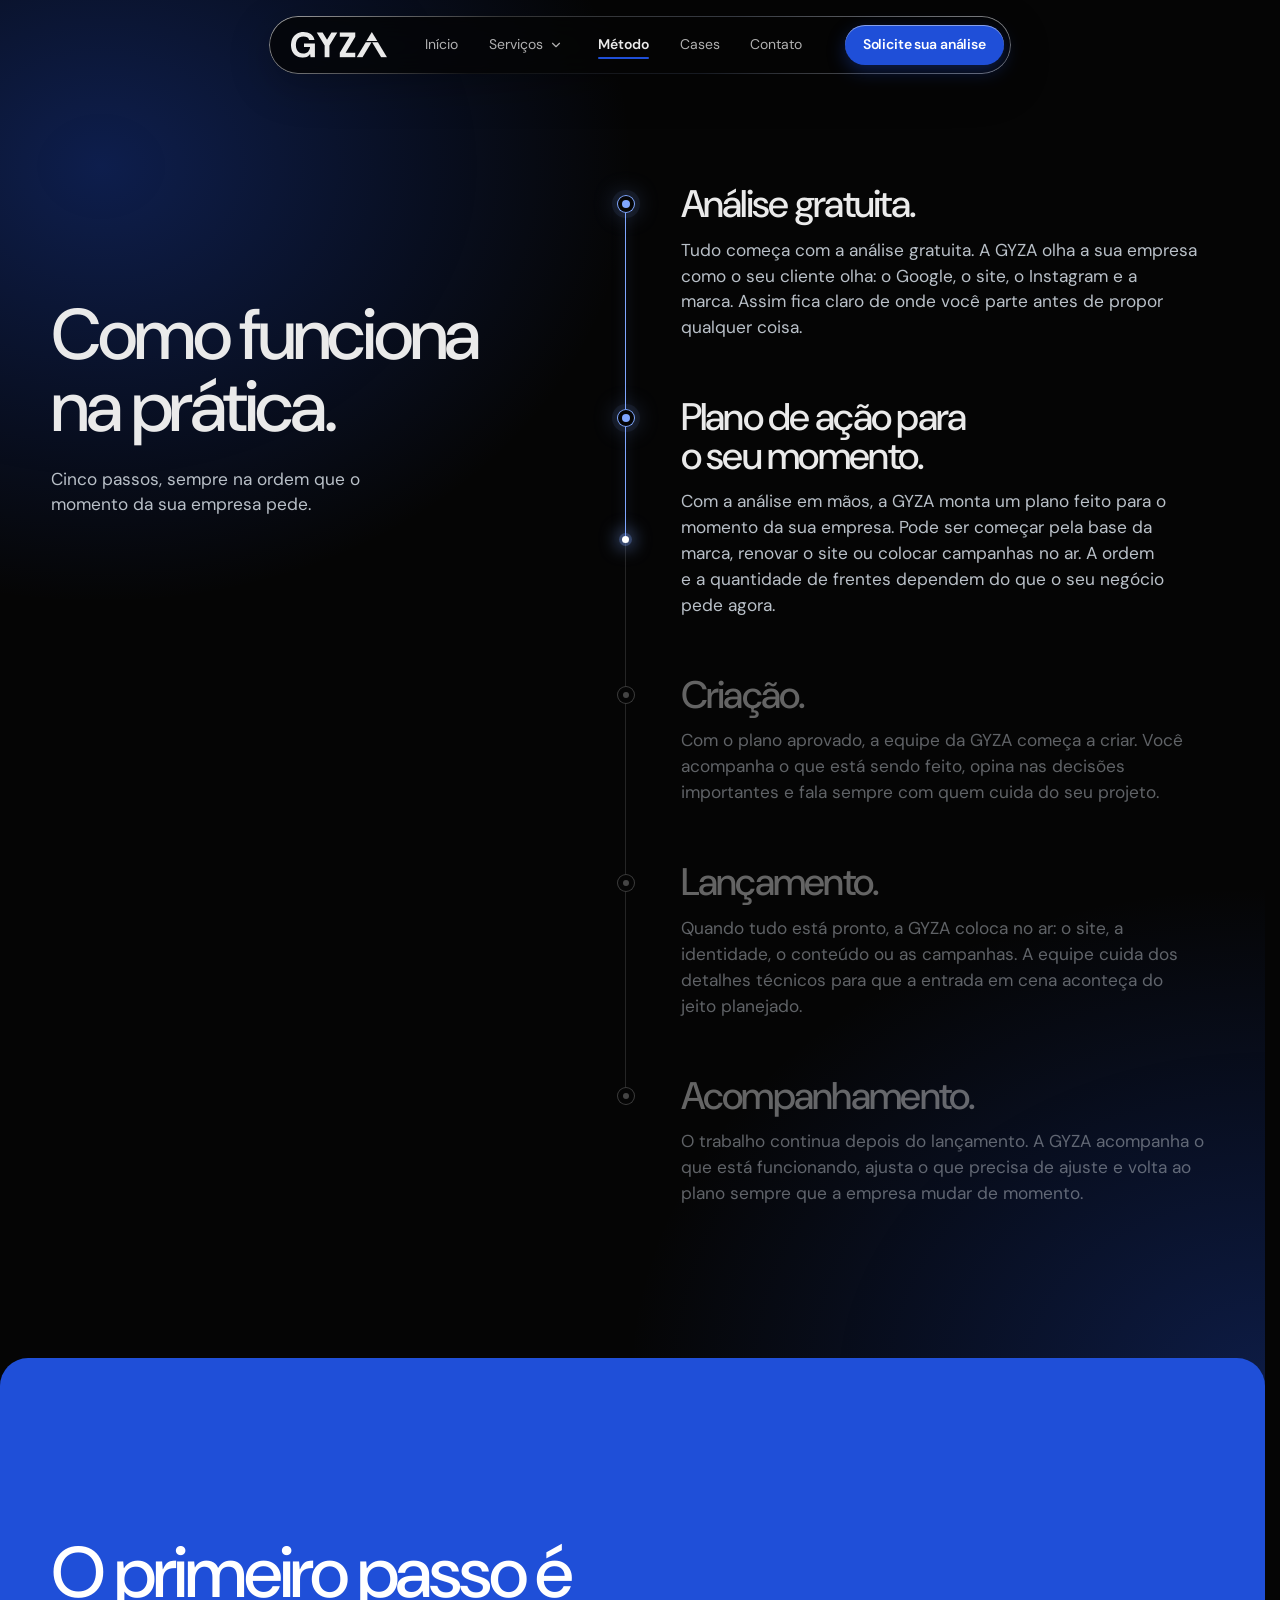
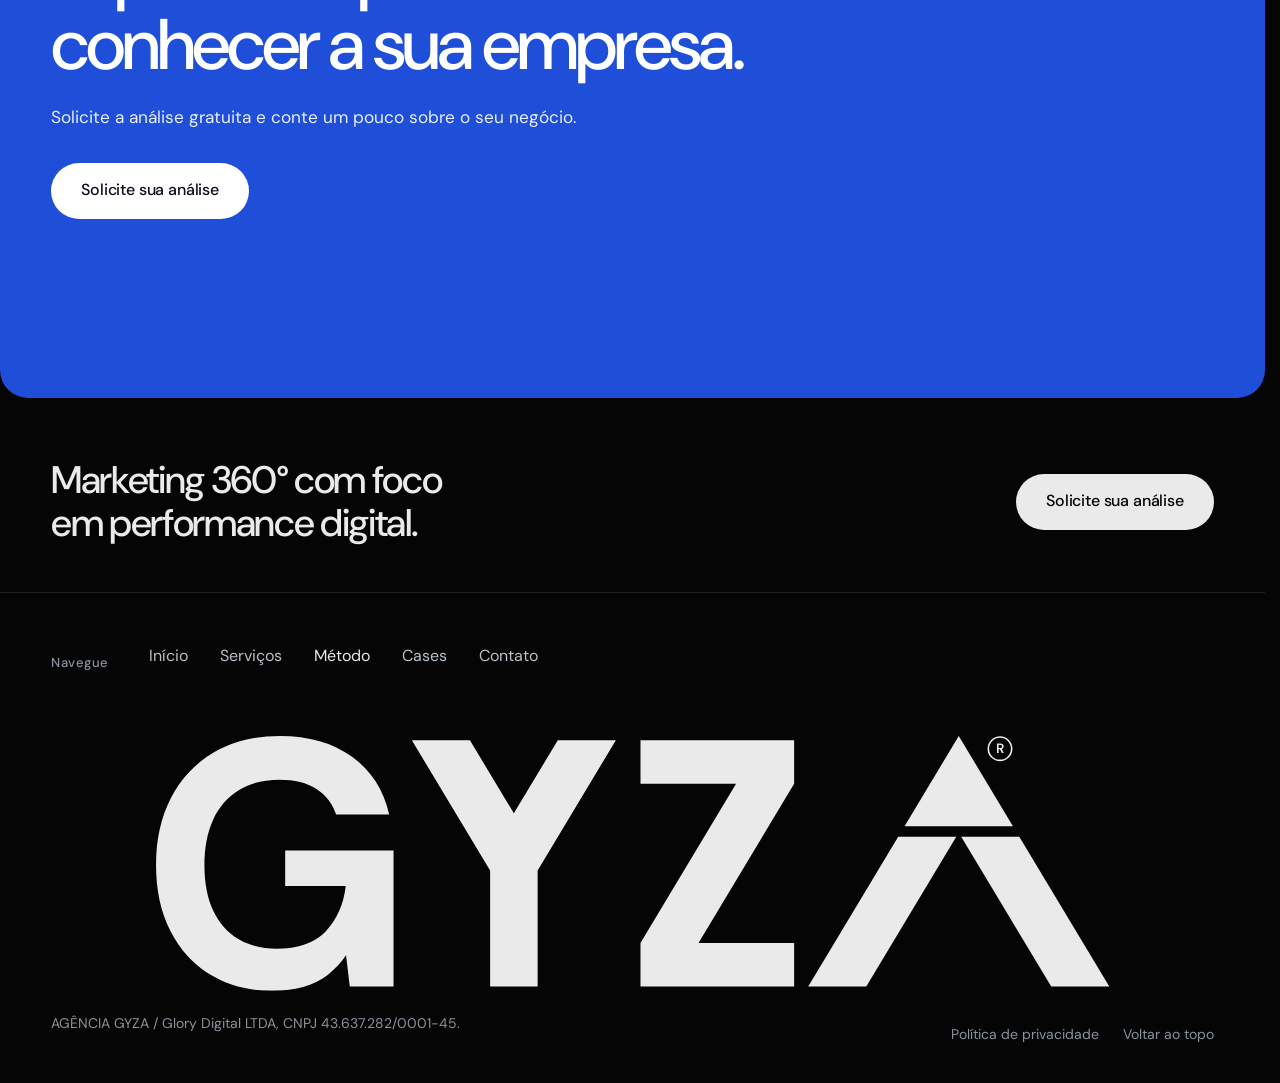
<file: metodo.html>
<!doctype html>
<html lang="pt-BR">
<head>
<meta charset="utf-8">
<meta name="viewport" content="width=device-width, initial-scale=1, viewport-fit=cover">
<title>Método de trabalho | GYZA, agência de marketing em Balneário Camboriú</title>
<meta name="description" content="Cada cliente é único. Conheça o método da GYZA: análise gratuita, plano de ação para o seu momento, criação, lançamento e acompanhamento.">
<link rel="canonical" href="https://gyza.com.br/metodo">
<meta property="og:type" content="website">
<meta property="og:locale" content="pt_BR">
<meta property="og:site_name" content="GYZA">
<meta property="og:url" content="https://gyza.com.br/metodo">
<meta property="og:title" content="Método de trabalho | GYZA, agência de marketing em Balneário Camboriú">
<meta property="og:description" content="Cada cliente é único. Conheça o método da GYZA: análise gratuita, plano de ação para o seu momento, criação, lançamento e acompanhamento.">
<meta property="og:image" content="https://gyza.com.br/assets/img/og-gyza.jpg">
<meta property="og:image:width" content="1200">
<meta property="og:image:height" content="630">
<meta property="og:image:alt" content="Pirâmide de vidro azul com o logo GYZA sobre fundo preto">
<meta name="twitter:image" content="https://gyza.com.br/assets/img/og-gyza.jpg">
<meta name="twitter:card" content="summary_large_image">
<meta name="twitter:title" content="Método de trabalho | GYZA, agência de marketing em Balneário Camboriú">
<meta name="twitter:description" content="Cada cliente é único. Conheça o método da GYZA: análise gratuita, plano de ação para o seu momento, criação, lançamento e acompanhamento.">
<meta name="theme-color" content="#050505">
<link rel="icon" href="assets/img/favicon.svg" type="image/svg+xml">
<link rel="preload" href="assets/fonts/DMSans-VF-latin.woff" as="font" type="font/woff" crossorigin>
<link rel="stylesheet" href="css/style.css?v=1794008145">
<script type="application/ld+json">
{"@context": "https://schema.org", "@type": "BreadcrumbList", "itemListElement": [{"@type": "ListItem", "position": 1, "name": "GYZA", "item": "https://gyza.com.br/"}, {"@type": "ListItem", "position": 2, "name": "Método", "item": "https://gyza.com.br/metodo"}]}
</script>
</head>
<body class="priv sub">
<a class="pular" href="#conteudo">Pular para o conteúdo</a>

<svg width="0" height="0" style="position:absolute" aria-hidden="true">
  <defs>
    <symbol id="logo" viewBox="0 0 750 200.45">
      <path d="M91.31,200.45c-18.31,0-34.32-4.12-48.04-12.35-13.71-8.23-24.35-19.78-31.92-34.64C3.78,138.63,0,121.29,0,101.47s3.9-37.41,11.71-52.66c7.83-15.23,19.03-27.17,33.61-35.83C59.9,4.33,77.27,0,97.43,0c22.83,0,41.78,5.45,56.84,16.36,15.06,10.93,24.79,26.09,29.18,45.49h-41.75c-2.82-8.6-7.98-15.32-15.48-20.16-7.48-4.82-17.15-7.23-29.02-7.23-12.59,0-23.3,2.72-32.14,8.17s-15.55,13.18-20.13,23.2c-4.56,10.04-6.84,21.97-6.84,35.8s2.29,25.83,6.87,35.69c4.6,9.84,11.18,17.3,19.74,22.4,8.56,5.09,18.68,7.64,30.34,7.64,17,0,29.86-4.61,38.59-13.82,8.73-9.21,13.94-21.05,15.64-35.52h-47.65v-28.02h85.25v107.12h-34.44l-2.93-24.53c-4.06,5.94-8.8,11-14.2,15.17-5.41,4.19-11.71,7.35-18.91,9.47-7.2,2.14-15.56,3.21-25.08,3.21Z"/>
      <polygon points="262.85 197.13 262.85 105.76 201.28 3.32 246.96 3.32 281.54 60.83 316.1 3.32 361.78 3.32 300.23 105.76 300.23 197.13 262.85 197.13"/>
      <polygon points="381.16 3.32 502.04 3.32 502.04 37.65 426.84 162.8 502.04 162.8 502.04 197.13 381.16 197.13 381.16 162.8 456.35 37.65 381.16 37.65 381.16 3.32"/>
      <polygon points="513.11 197.13 583.91 79.27 629.59 79.27 558.79 197.13 513.11 197.13"/>
      <polygon points="704.31 197.13 633.49 79.27 679.18 79.27 750 197.13 704.31 197.13"/>
      <polygon class="topo" points="588.92 70.96 631.55 0 674.19 70.96 588.92 70.96"/>
    </symbol>
  </defs>
</svg>

<header class="nav">
  <a class="nav__logo" href="/" aria-label="GYZA, voltar ao início">
    <svg viewBox="0 0 750 200.45"><use href="#logo"/></svg>
  </a>
  <nav class="nav__links" aria-label="Principal">
    <a href="/">Início</a>
    <span class="nav__drop" data-drop><a href="/servicos">Serviços</a><button class="nav__drop-btn" type="button" aria-expanded="false" aria-controls="painel-servicos" aria-label="Abrir as camadas de Serviços" data-drop-btn><svg viewBox="0 0 24 24" aria-hidden="true"><path d="M6 9l6 6 6-6"/></svg></button></span>
    <a href="/metodo" aria-current="page">Método</a>
    <a href="/#trabalhos">Cases</a>
    <a href="/contato">Contato</a>
  </nav>
  <a class="pill pill--small nav__cta" href="/contato#analise"><span>Solicite sua análise</span></a>
  <!-- celular: menu de 3 riscos em vidro (no computador não aparece) -->
  <button class="nav__menu" type="button" aria-expanded="false" aria-controls="menu-celular" aria-label="Abrir menu" data-menu-botao>
    <span class="nav__pontos" aria-hidden="true"><i></i><i></i><i></i></span>
    <span class="nav__x" aria-hidden="true"><i></i><i></i></span>
  </button>
</header>
<div class="nav__painel" id="painel-servicos" data-drop-painel hidden>
  <a href="/servicos#branding">Branding</a>
  <a href="/servicos#identidade-visual">Identidade visual</a>
  <a href="/servicos#site">Site</a>
  <a href="/servicos#camada-conteudo">Conteúdo</a>
  <a href="/servicos#performance">Performance</a>
</div>

<div class="mmenu" id="menu-celular" role="dialog" aria-modal="true" aria-label="Menu" data-menu>
  <div class="mmenu__inner">
    <nav class="mmenu__links" aria-label="Seções">
      <a href="/" style="--i:0"><span class="mmenu__t"><span>Início</span></span></a>
      <div class="mmenu__item" style="--i:1">
        <a href="/servicos"><span class="mmenu__t"><span>Serviços</span></span></a>
        <button class="mmenu__abre" type="button" aria-expanded="false" aria-controls="mmenu-servicos" aria-label="Mostrar as camadas de Serviços" data-sub-btn><svg viewBox="0 0 24 24" aria-hidden="true"><path d="M6 9l6 6 6-6"/></svg></button>
        <div class="mmenu__sub" id="mmenu-servicos" hidden>
          <a href="/servicos#branding">Branding</a>
          <a href="/servicos#identidade-visual">Identidade visual</a>
          <a href="/servicos#site">Site</a>
          <a href="/servicos#camada-conteudo">Conteúdo</a>
          <a href="/servicos#performance">Performance</a>
        </div>
      </div>
      <a href="/metodo" aria-current="page" style="--i:2"><span class="mmenu__t"><span>Método</span></span></a>
      <a href="/#trabalhos" style="--i:3"><span class="mmenu__t"><span>Cases</span></span></a>
      <a href="/contato" style="--i:4"><span class="mmenu__t"><span>Contato</span></span></a>
    </nav>
    <div class="mmenu__pe" style="--i:5">
      <a class="pill mmenu__cta" href="/contato#analise"><span>Solicite sua análise</span></a>
      <a class="pill orcamento__wa mmenu__wa" href="https://wa.me/5547992606871?text=Ol%C3%A1%2C%20vim%20pelo%20site%20da%20GYZA%20e%20quero%20a%20an%C3%A1lise%20gratuita%20da%20minha%20empresa." target="_blank" rel="noopener"><svg class="wa-logo" viewBox="0 0 24 24" aria-hidden="true"><path d="M17.472 14.382c-.297-.149-1.758-.867-2.03-.967-.273-.099-.471-.148-.67.15-.197.297-.767.966-.94 1.164-.173.199-.347.223-.644.075-.297-.15-1.255-.463-2.39-1.475-.883-.788-1.48-1.761-1.653-2.059-.173-.297-.018-.458.13-.606.134-.133.298-.347.446-.52.149-.174.198-.298.298-.497.099-.198.05-.371-.025-.52-.075-.149-.669-1.612-.916-2.207-.242-.579-.487-.5-.669-.51-.173-.008-.371-.01-.57-.01-.198 0-.52.074-.792.372-.272.297-1.04 1.016-1.04 2.479 0 1.462 1.065 2.875 1.213 3.074.149.198 2.096 3.2 5.077 4.487.709.306 1.262.489 1.694.625.712.227 1.36.195 1.871.118.571-.085 1.758-.719 2.006-1.413.248-.694.248-1.289.173-1.413-.074-.124-.272-.198-.57-.347m-5.421 7.403h-.004a9.87 9.87 0 0 1-5.031-1.378l-.361-.214-3.741.982.998-3.648-.235-.374a9.86 9.86 0 0 1-1.51-5.26c.001-5.45 4.436-9.884 9.888-9.884 2.64 0 5.122 1.03 6.988 2.898a9.825 9.825 0 0 1 2.893 6.994c-.003 5.45-4.437 9.884-9.885 9.884m8.413-18.297A11.815 11.815 0 0 0 12.05 0C5.495 0 .16 5.335.157 11.892c0 2.096.547 4.142 1.588 5.945L.057 24l6.305-1.654a11.882 11.882 0 0 0 5.683 1.448h.005c6.554 0 11.89-5.335 11.893-11.893a11.821 11.821 0 0 0-3.48-8.413Z"/></svg><span>Falar no WhatsApp</span></a>
    </div>
  </div>
</div>


<main id="conteudo" tabindex="-1">
  <section class="etapas-m etapas-m--abre" id="topo" data-theme="dark" aria-labelledby="etapas-t">
    <div class="wrap etapas-m__grid">
      <div class="etapas-m__head">
        <h1 class="h2" id="etapas-t">Como funciona na prática.</h1>
        <p class="etapas-m__lead">Cinco passos, sempre na ordem que o momento da sua empresa pede.</p>
      </div>
      <ol class="etapas-m__lista" role="list" data-linha>
          <li class="etapa-m">
            <span class="etapa-m__n" aria-hidden="true"></span>
            <div class="etapa-m__corpo">
              <h3>Análise gratuita.</h3>
              <p>Tudo começa com a análise gratuita. A GYZA olha a sua empresa como o seu cliente olha: o Google, o site, o Instagram e a marca. Assim fica claro de onde você parte antes de propor qualquer coisa.</p>
            </div>
          </li>
          <li class="etapa-m">
            <span class="etapa-m__n" aria-hidden="true"></span>
            <div class="etapa-m__corpo">
              <h3>Plano de ação para o seu momento.</h3>
              <p>Com a análise em mãos, a GYZA monta um plano feito para o momento da sua empresa. Pode ser começar pela base da marca, renovar o site ou colocar campanhas no ar. A ordem e a quantidade de frentes dependem do que o seu negócio pede agora.</p>
            </div>
          </li>
          <li class="etapa-m">
            <span class="etapa-m__n" aria-hidden="true"></span>
            <div class="etapa-m__corpo">
              <h3>Criação.</h3>
              <p>Com o plano aprovado, a equipe da GYZA começa a criar. Você acompanha o que está sendo feito, opina nas decisões importantes e fala sempre com quem cuida do seu projeto.</p>
            </div>
          </li>
          <li class="etapa-m">
            <span class="etapa-m__n" aria-hidden="true"></span>
            <div class="etapa-m__corpo">
              <h3>Lançamento.</h3>
              <p>Quando tudo está pronto, a GYZA coloca no ar: o site, a identidade, o conteúdo ou as campanhas. A equipe cuida dos detalhes técnicos para que a entrada em cena aconteça do jeito planejado.</p>
            </div>
          </li>
          <li class="etapa-m">
            <span class="etapa-m__n" aria-hidden="true"></span>
            <div class="etapa-m__corpo">
              <h3>Acompanhamento.</h3>
              <p>O trabalho continua depois do lançamento. A GYZA acompanha o que está funcionando, ajusta o que precisa de ajuste e volta ao plano sempre que a empresa mudar de momento.</p>
            </div>
          </li>
      </ol>
    </div>
  </section>

  <section class="fecho-m" data-theme="dark" aria-labelledby="fecho-t">
    <div class="wrap fecho-m__inner">
      <h2 class="fecho-m__title" id="fecho-t">O primeiro passo é conhecer a sua empresa.</h2>
      <p class="fecho-m__lead">Solicite a análise gratuita e conte um pouco sobre o seu negócio.</p>
      <a class="pill fecho-m__cta" href="/contato#analise"><span>Solicite sua análise</span></a>
    </div>
  </section>
</main>

<footer class="footer" data-theme="dark">
  <div class="wrap footer__top">
    <p class="footer__sig">Marketing 360° com foco<br> em performance digital.</p>
    <a class="pill" href="/contato#analise"><span>Solicite sua análise</span></a>
  </div>
  <div class="wrap footer__cols">
    <div>
      <p class="footer__h">Navegue</p>
      <a href="/">Início</a><a href="/servicos">Serviços</a><a href="/metodo" aria-current="page">Método</a><a href="/#trabalhos">Cases</a><a href="/contato">Contato</a>
    </div>
  </div>
  <svg class="footer__mark" viewBox="0 0 750 200.45" aria-hidden="true"><use href="#logo"/><g class="footer__r"><circle cx="12" cy="12" r="10.8"/><text x="12" y="16.4" text-anchor="middle">R</text></g></svg>
  <div class="wrap footer__legal"><span class="footer__legal-txt"><span>AGÊNCIA GYZA / Glory Digital LTDA,</span> <span class="footer__cnpj">CNPJ 43.637.282/0001-45.</span></span><span class="footer__links"><a href="/privacidade">Política de privacidade</a><a href="#topo">Voltar ao topo</a></span></div>
</footer>

<script src="js/metricas.js?v=1794008145"></script>
<script src="js/nav-servicos.js?v=1794008145"></script>
<script src="js/menu.js?v=1794008145"></script>
<script src="js/metodo.js?v=1794008145"></script>
</body>
</html>
</file>
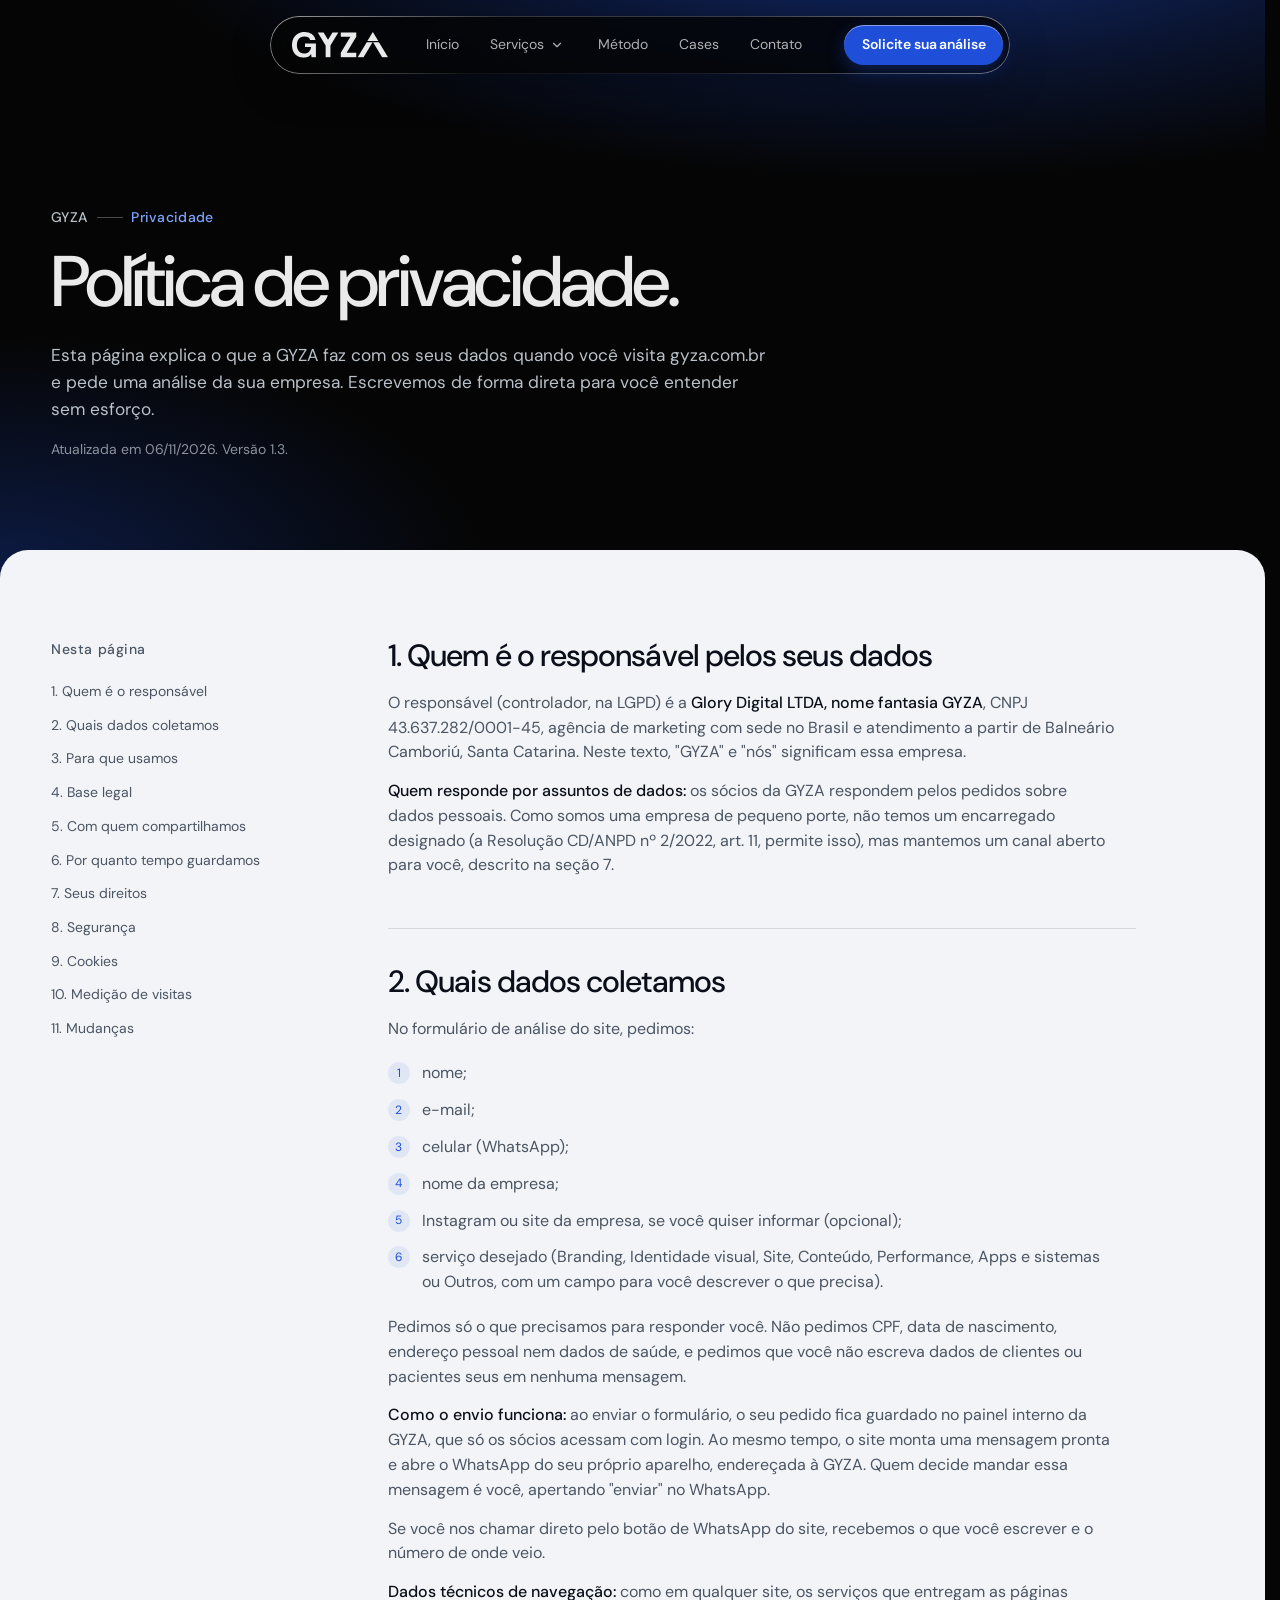
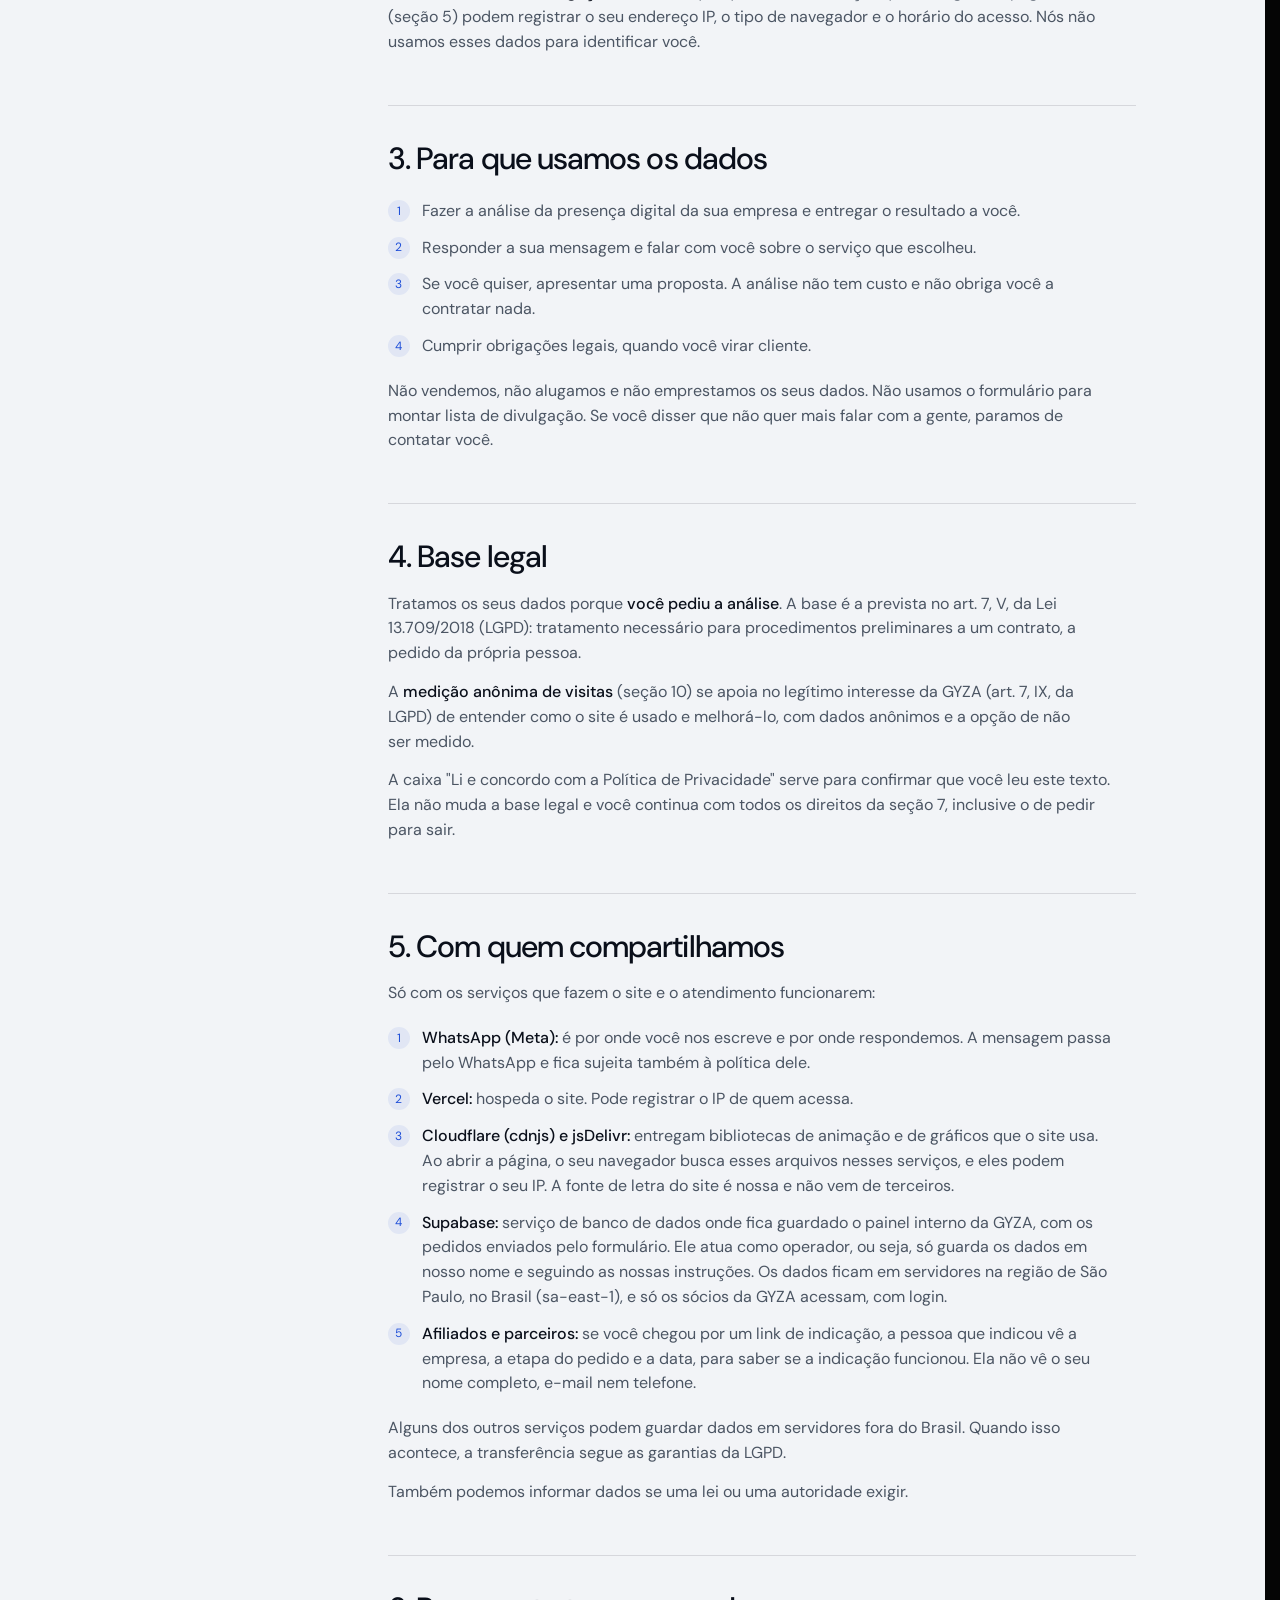
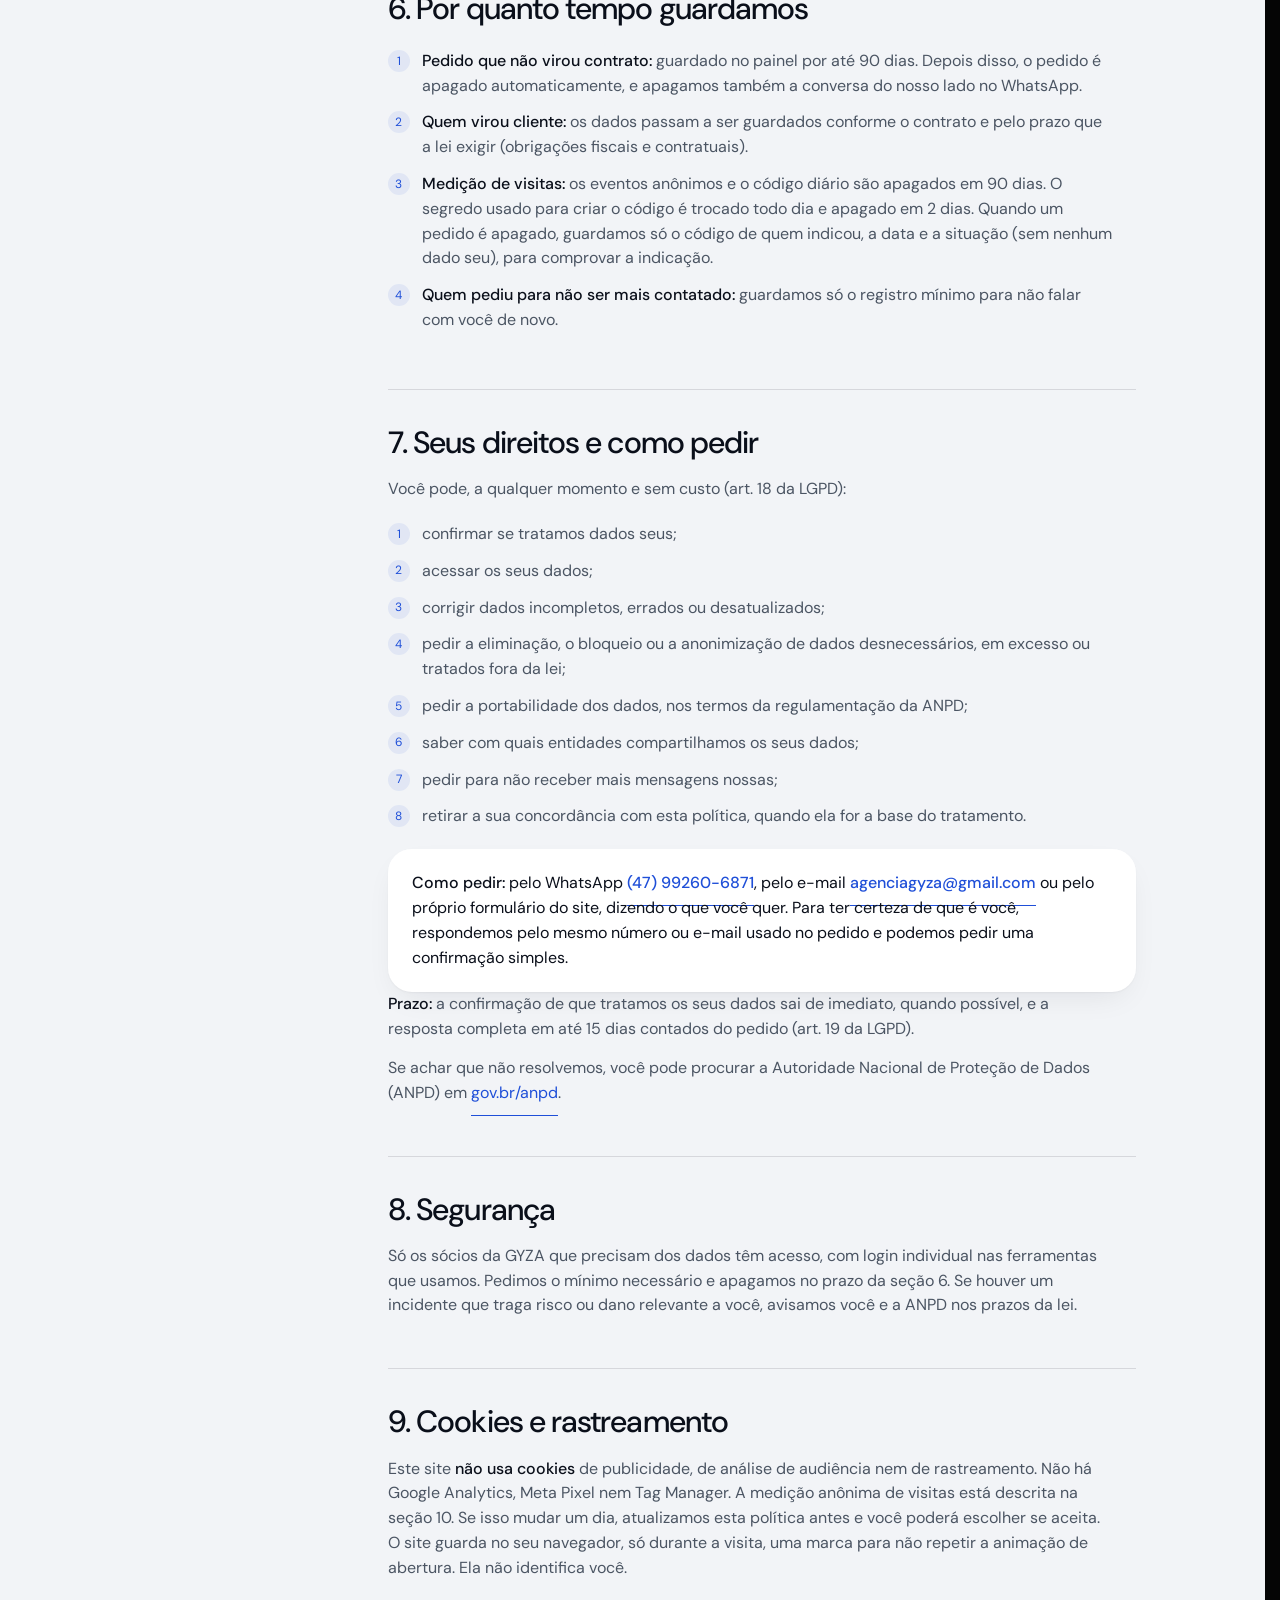
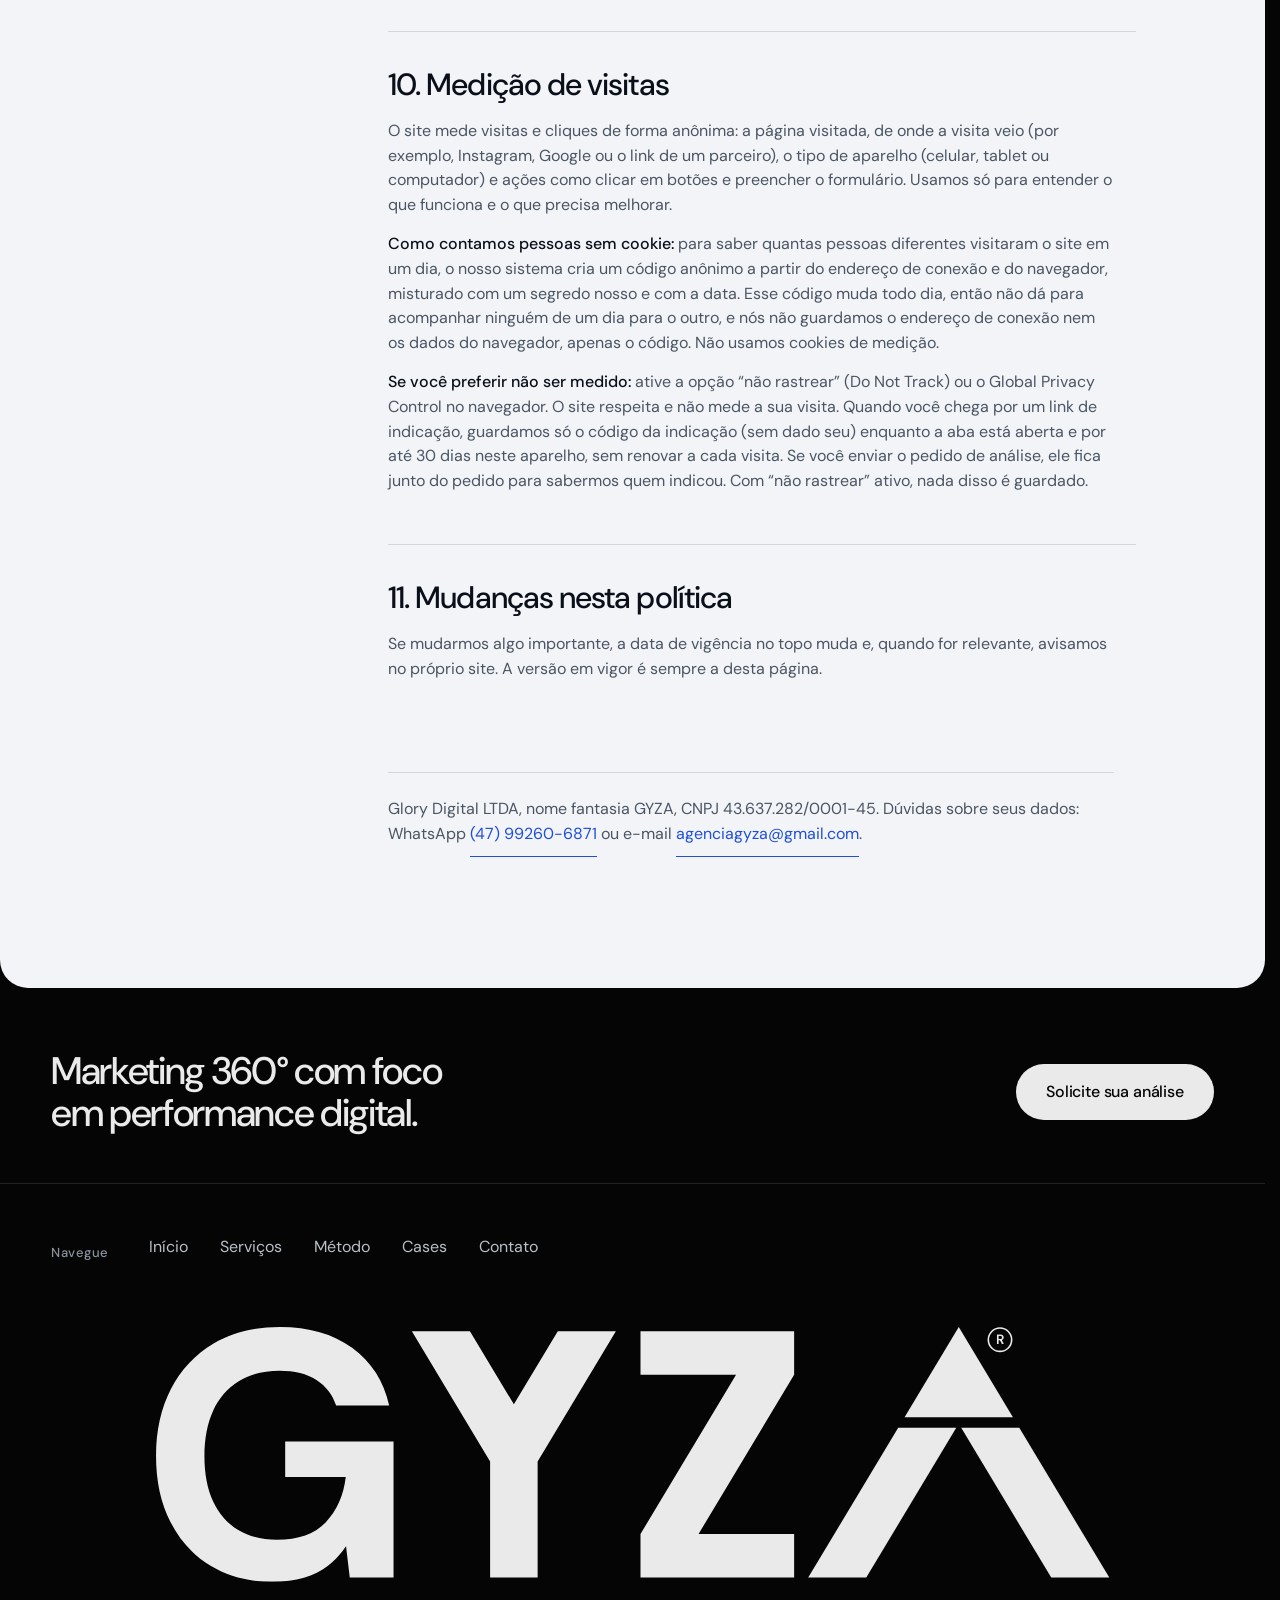
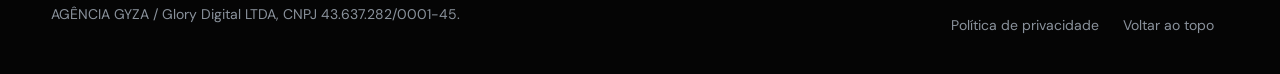
<file: privacidade.html>
<!doctype html>
<html lang="pt-BR">
<head>
<meta charset="utf-8">
<meta name="viewport" content="width=device-width, initial-scale=1, viewport-fit=cover">
<title>Política de privacidade | GYZA</title>
<meta name="description" content="Como a GYZA (Glory Digital LTDA) trata os dados de quem pede a análise gratuita em gyza.com.br.">
<link rel="canonical" href="https://gyza.com.br/privacidade">
<meta property="og:type" content="website">
<meta property="og:locale" content="pt_BR">
<meta property="og:site_name" content="GYZA">
<meta property="og:url" content="https://gyza.com.br/privacidade">
<meta property="og:title" content="Política de privacidade | GYZA">
<meta property="og:description" content="Como a GYZA (Glory Digital LTDA) trata os dados de quem pede a análise gratuita.">
<meta property="og:image" content="https://gyza.com.br/assets/img/og-gyza.jpg">
<meta property="og:image:width" content="1200">
<meta property="og:image:height" content="630">
<meta property="og:image:alt" content="Pirâmide de vidro azul com o logo GYZA sobre fundo preto">
<meta name="twitter:image" content="https://gyza.com.br/assets/img/og-gyza.jpg">
<meta name="twitter:card" content="summary_large_image">
<meta name="twitter:title" content="Política de privacidade | GYZA">
<meta name="twitter:description" content="Como a GYZA (Glory Digital LTDA) trata os dados de quem pede a análise gratuita.">
<meta name="theme-color" content="#050505">
<link rel="icon" href="assets/img/favicon.svg" type="image/svg+xml">
<link rel="preload" href="assets/fonts/DMSans-VF-latin.woff" as="font" type="font/woff" crossorigin>
<link rel="stylesheet" href="css/style.css?v=1794008145">
</head>
<body class="priv">
<a class="pular" href="#conteudo">Pular para o conteúdo</a>

<svg width="0" height="0" style="position:absolute" aria-hidden="true">
  <defs>
    <symbol id="logo" viewBox="0 0 750 200.45">
      <path d="M91.31,200.45c-18.31,0-34.32-4.12-48.04-12.35-13.71-8.23-24.35-19.78-31.92-34.64C3.78,138.63,0,121.29,0,101.47s3.9-37.41,11.71-52.66c7.83-15.23,19.03-27.17,33.61-35.83C59.9,4.33,77.27,0,97.43,0c22.83,0,41.78,5.45,56.84,16.36,15.06,10.93,24.79,26.09,29.18,45.49h-41.75c-2.82-8.6-7.98-15.32-15.48-20.16-7.48-4.82-17.15-7.23-29.02-7.23-12.59,0-23.3,2.72-32.14,8.17s-15.55,13.18-20.13,23.2c-4.56,10.04-6.84,21.97-6.84,35.8s2.29,25.83,6.87,35.69c4.6,9.84,11.18,17.3,19.74,22.4,8.56,5.09,18.68,7.64,30.34,7.64,17,0,29.86-4.61,38.59-13.82,8.73-9.21,13.94-21.05,15.64-35.52h-47.65v-28.02h85.25v107.12h-34.44l-2.93-24.53c-4.06,5.94-8.8,11-14.2,15.17-5.41,4.19-11.71,7.35-18.91,9.47-7.2,2.14-15.56,3.21-25.08,3.21Z"/>
      <polygon points="262.85 197.13 262.85 105.76 201.28 3.32 246.96 3.32 281.54 60.83 316.1 3.32 361.78 3.32 300.23 105.76 300.23 197.13 262.85 197.13"/>
      <polygon points="381.16 3.32 502.04 3.32 502.04 37.65 426.84 162.8 502.04 162.8 502.04 197.13 381.16 197.13 381.16 162.8 456.35 37.65 381.16 37.65 381.16 3.32"/>
      <polygon points="513.11 197.13 583.91 79.27 629.59 79.27 558.79 197.13 513.11 197.13"/>
      <polygon points="704.31 197.13 633.49 79.27 679.18 79.27 750 197.13 704.31 197.13"/>
      <polygon class="topo" points="588.92 70.96 631.55 0 674.19 70.96 588.92 70.96"/>
    </symbol>
  </defs>
</svg>

<header class="nav">
  <a class="nav__logo" href="/" aria-label="GYZA, voltar ao início">
    <svg viewBox="0 0 750 200.45"><use href="#logo"/></svg>
  </a>
  <nav class="nav__links" aria-label="Principal">
    <a href="/">Início</a>
    <span class="nav__drop" data-drop><a href="/servicos">Serviços</a><button class="nav__drop-btn" type="button" aria-expanded="false" aria-controls="painel-servicos" aria-label="Abrir as camadas de Serviços" data-drop-btn><svg viewBox="0 0 24 24" aria-hidden="true"><path d="M6 9l6 6 6-6"/></svg></button></span>
    <a href="/metodo">Método</a>
    <a href="/#trabalhos">Cases</a>
    <a href="/contato">Contato</a>
  </nav>
  <a class="pill pill--small nav__cta" href="/contato#analise"><span>Solicite sua análise</span></a>
  <!-- celular: menu de 3 riscos em vidro (no computador não aparece) -->
  <button class="nav__menu" type="button" aria-expanded="false" aria-controls="menu-celular" aria-label="Abrir menu" data-menu-botao>
    <span class="nav__pontos" aria-hidden="true"><i></i><i></i><i></i></span>
    <span class="nav__x" aria-hidden="true"><i></i><i></i></span>
  </button>
</header>
<div class="nav__painel" id="painel-servicos" data-drop-painel hidden>
  <a href="/servicos#branding">Branding</a>
  <a href="/servicos#identidade-visual">Identidade visual</a>
  <a href="/servicos#site">Site</a>
  <a href="/servicos#camada-conteudo">Conteúdo</a>
  <a href="/servicos#performance">Performance</a>
</div>

<div class="mmenu" id="menu-celular" role="dialog" aria-modal="true" aria-label="Menu" data-menu>
  <div class="mmenu__inner">
    <nav class="mmenu__links" aria-label="Seções">
      <a href="/" style="--i:0"><span class="mmenu__t"><span>Início</span></span></a>
      <div class="mmenu__item" style="--i:1">
        <a href="/servicos"><span class="mmenu__t"><span>Serviços</span></span></a>
        <button class="mmenu__abre" type="button" aria-expanded="false" aria-controls="mmenu-servicos" aria-label="Mostrar as camadas de Serviços" data-sub-btn><svg viewBox="0 0 24 24" aria-hidden="true"><path d="M6 9l6 6 6-6"/></svg></button>
        <div class="mmenu__sub" id="mmenu-servicos" hidden>
          <a href="/servicos#branding">Branding</a>
          <a href="/servicos#identidade-visual">Identidade visual</a>
          <a href="/servicos#site">Site</a>
          <a href="/servicos#camada-conteudo">Conteúdo</a>
          <a href="/servicos#performance">Performance</a>
        </div>
      </div>
      <a href="/metodo" style="--i:2"><span class="mmenu__t"><span>Método</span></span></a>
      <a href="/#trabalhos" style="--i:3"><span class="mmenu__t"><span>Cases</span></span></a>
      <a href="/contato" style="--i:4"><span class="mmenu__t"><span>Contato</span></span></a>
    </nav>
    <div class="mmenu__pe" style="--i:5">
      <a class="pill mmenu__cta" href="/contato#analise"><span>Solicite sua análise</span></a>
      <a class="pill orcamento__wa mmenu__wa" href="https://wa.me/5547992606871?text=Ol%C3%A1%2C%20vim%20pelo%20site%20da%20GYZA%20e%20quero%20a%20an%C3%A1lise%20gratuita%20da%20minha%20empresa." target="_blank" rel="noopener"><svg class="wa-logo" viewBox="0 0 24 24" aria-hidden="true"><path d="M17.472 14.382c-.297-.149-1.758-.867-2.03-.967-.273-.099-.471-.148-.67.15-.197.297-.767.966-.94 1.164-.173.199-.347.223-.644.075-.297-.15-1.255-.463-2.39-1.475-.883-.788-1.48-1.761-1.653-2.059-.173-.297-.018-.458.13-.606.134-.133.298-.347.446-.52.149-.174.198-.298.298-.497.099-.198.05-.371-.025-.52-.075-.149-.669-1.612-.916-2.207-.242-.579-.487-.5-.669-.51-.173-.008-.371-.01-.57-.01-.198 0-.52.074-.792.372-.272.297-1.04 1.016-1.04 2.479 0 1.462 1.065 2.875 1.213 3.074.149.198 2.096 3.2 5.077 4.487.709.306 1.262.489 1.694.625.712.227 1.36.195 1.871.118.571-.085 1.758-.719 2.006-1.413.248-.694.248-1.289.173-1.413-.074-.124-.272-.198-.57-.347m-5.421 7.403h-.004a9.87 9.87 0 0 1-5.031-1.378l-.361-.214-3.741.982.998-3.648-.235-.374a9.86 9.86 0 0 1-1.51-5.26c.001-5.45 4.436-9.884 9.888-9.884 2.64 0 5.122 1.03 6.988 2.898a9.825 9.825 0 0 1 2.893 6.994c-.003 5.45-4.437 9.884-9.885 9.884m8.413-18.297A11.815 11.815 0 0 0 12.05 0C5.495 0 .16 5.335.157 11.892c0 2.096.547 4.142 1.588 5.945L.057 24l6.305-1.654a11.882 11.882 0 0 0 5.683 1.448h.005c6.554 0 11.89-5.335 11.893-11.893a11.821 11.821 0 0 0-3.48-8.413Z"/></svg><span>Falar no WhatsApp</span></a>
    </div>
  </div>
</div>


<main id="conteudo" tabindex="-1">
  <section class="priv-hero topo-sub" id="topo" data-theme="dark">
    <div class="priv-hero__halo" aria-hidden="true"></div>
    <div class="wrap" style="position:relative">
      <p class="priv-kicker">Privacidade</p>
      <h1>Política de privacidade.</h1>
      <p class="priv-hero__lead">Esta página explica o que a GYZA faz com os seus dados quando você visita gyza.com.br e pede uma análise da sua empresa. Escrevemos de forma direta para você entender sem esforço.</p>
      <p class="priv-meta">Atualizada em 06/11/2026. Versão 1.3.</p>
    </div>
  </section>

  <section class="priv-doc" data-theme="light">
    <div class="wrap priv-doc__grid">
      <nav class="priv-toc" aria-label="Nesta página">
        <h2>Nesta página</h2>
        <a href="#quem">1. Quem é o responsável</a>
        <a href="#dados">2. Quais dados coletamos</a>
        <a href="#uso">3. Para que usamos</a>
        <a href="#base">4. Base legal</a>
        <a href="#compartilha">5. Com quem compartilhamos</a>
        <a href="#prazo">6. Por quanto tempo guardamos</a>
        <a href="#direitos">7. Seus direitos</a>
        <a href="#seguranca">8. Segurança</a>
        <a href="#cookies">9. Cookies</a>
        <a href="#medicao">10. Medição de visitas</a>
        <a href="#mudancas">11. Mudanças</a>
      </nav>

      <div class="priv-texto">

        <section id="quem">
          <h2>1. Quem é o responsável pelos seus dados</h2>
          <p>O responsável (controlador, na LGPD) é a <strong>Glory Digital LTDA, nome fantasia GYZA</strong>, CNPJ 43.637.282/0001-45, agência de marketing com sede no Brasil e atendimento a partir de Balneário Camboriú, Santa Catarina. Neste texto, "GYZA" e "nós" significam essa empresa.</p>
          <p><strong>Quem responde por assuntos de dados:</strong> os sócios da GYZA respondem pelos pedidos sobre dados pessoais. Como somos uma empresa de pequeno porte, não temos um encarregado designado (a Resolução CD/ANPD nº 2/2022, art. 11, permite isso), mas mantemos um canal aberto para você, descrito na seção 7.</p>
        </section>

        <section id="dados">
          <h2>2. Quais dados coletamos</h2>
          <p>No formulário de análise do site, pedimos:</p>
          <ol>
            <li>nome;</li>
            <li>e-mail;</li>
            <li>celular (WhatsApp);</li>
            <li>nome da empresa;</li>
            <li>Instagram ou site da empresa, se você quiser informar (opcional);</li>
            <li>serviço desejado (Branding, Identidade visual, Site, Conteúdo, Performance, Apps e sistemas ou Outros, com um campo para você descrever o que precisa).</li>
          </ol>
          <p>Pedimos só o que precisamos para responder você. Não pedimos CPF, data de nascimento, endereço pessoal nem dados de saúde, e pedimos que você não escreva dados de clientes ou pacientes seus em nenhuma mensagem.</p>
          <p><strong>Como o envio funciona:</strong> ao enviar o formulário, o seu pedido fica guardado no painel interno da GYZA, que só os sócios acessam com login. Ao mesmo tempo, o site monta uma mensagem pronta e abre o WhatsApp do seu próprio aparelho, endereçada à GYZA. Quem decide mandar essa mensagem é você, apertando "enviar" no WhatsApp.</p>
          <p>Se você nos chamar direto pelo botão de WhatsApp do site, recebemos o que você escrever e o número de onde veio.</p>
          <p><strong>Dados técnicos de navegação:</strong> como em qualquer site, os serviços que entregam as páginas (seção 5) podem registrar o seu endereço IP, o tipo de navegador e o horário do acesso. Nós não usamos esses dados para identificar você.</p>
        </section>

        <section id="uso">
          <h2>3. Para que usamos os dados</h2>
          <ol>
            <li>Fazer a análise da presença digital da sua empresa e entregar o resultado a você.</li>
            <li>Responder a sua mensagem e falar com você sobre o serviço que escolheu.</li>
            <li>Se você quiser, apresentar uma proposta. A análise não tem custo e não obriga você a contratar nada.</li>
            <li>Cumprir obrigações legais, quando você virar cliente.</li>
          </ol>
          <p>Não vendemos, não alugamos e não emprestamos os seus dados. Não usamos o formulário para montar lista de divulgação. Se você disser que não quer mais falar com a gente, paramos de contatar você.</p>
        </section>

        <section id="base">
          <h2>4. Base legal</h2>
          <p>Tratamos os seus dados porque <strong>você pediu a análise</strong>. A base é a prevista no art. 7, V, da Lei 13.709/2018 (LGPD): tratamento necessário para procedimentos preliminares a um contrato, a pedido da própria pessoa.</p>
          <p>A <strong>medição anônima de visitas</strong> (seção 10) se apoia no legítimo interesse da GYZA (art. 7, IX, da LGPD) de entender como o site é usado e melhorá-lo, com dados anônimos e a opção de não ser medido.</p>
          <p>A caixa "Li e concordo com a Política de Privacidade" serve para confirmar que você leu este texto. Ela não muda a base legal e você continua com todos os direitos da seção 7, inclusive o de pedir para sair.</p>
        </section>

        <section id="compartilha">
          <h2>5. Com quem compartilhamos</h2>
          <p>Só com os serviços que fazem o site e o atendimento funcionarem:</p>
          <ol>
            <li><strong>WhatsApp (Meta):</strong> é por onde você nos escreve e por onde respondemos. A mensagem passa pelo WhatsApp e fica sujeita também à política dele.</li>
            <li><strong>Vercel:</strong> hospeda o site. Pode registrar o IP de quem acessa.</li>
            <li><strong>Cloudflare (cdnjs) e jsDelivr:</strong> entregam bibliotecas de animação e de gráficos que o site usa. Ao abrir a página, o seu navegador busca esses arquivos nesses serviços, e eles podem registrar o seu IP. A fonte de letra do site é nossa e não vem de terceiros.</li>
            <li><strong>Supabase:</strong> serviço de banco de dados onde fica guardado o painel interno da GYZA, com os pedidos enviados pelo formulário. Ele atua como operador, ou seja, só guarda os dados em nosso nome e seguindo as nossas instruções. Os dados ficam em servidores na região de São Paulo, no Brasil (sa-east-1), e só os sócios da GYZA acessam, com login.</li>
            <li><strong>Afiliados e parceiros:</strong> se você chegou por um link de indicação, a pessoa que indicou vê a empresa, a etapa do pedido e a data, para saber se a indicação funcionou. Ela não vê o seu nome completo, e-mail nem telefone.</li>
          </ol>
          <p>Alguns dos outros serviços podem guardar dados em servidores fora do Brasil. Quando isso acontece, a transferência segue as garantias da LGPD.</p>
          <p>Também podemos informar dados se uma lei ou uma autoridade exigir.</p>
        </section>

        <section id="prazo">
          <h2>6. Por quanto tempo guardamos</h2>
          <ol>
            <li><strong>Pedido que não virou contrato:</strong> guardado no painel por até 90 dias. Depois disso, o pedido é apagado automaticamente, e apagamos também a conversa do nosso lado no WhatsApp.</li>
            <li><strong>Quem virou cliente:</strong> os dados passam a ser guardados conforme o contrato e pelo prazo que a lei exigir (obrigações fiscais e contratuais).</li>
            <li><strong>Medição de visitas:</strong> os eventos anônimos e o código diário são apagados em 90 dias. O segredo usado para criar o código é trocado todo dia e apagado em 2 dias. Quando um pedido é apagado, guardamos só o código de quem indicou, a data e a situação (sem nenhum dado seu), para comprovar a indicação.</li>
            <li><strong>Quem pediu para não ser mais contatado:</strong> guardamos só o registro mínimo para não falar com você de novo.</li>
          </ol>
        </section>

        <section id="direitos">
          <h2>7. Seus direitos e como pedir</h2>
          <p>Você pode, a qualquer momento e sem custo (art. 18 da LGPD):</p>
          <ol>
            <li>confirmar se tratamos dados seus;</li>
            <li>acessar os seus dados;</li>
            <li>corrigir dados incompletos, errados ou desatualizados;</li>
            <li>pedir a eliminação, o bloqueio ou a anonimização de dados desnecessários, em excesso ou tratados fora da lei;</li>
            <li>pedir a portabilidade dos dados, nos termos da regulamentação da ANPD;</li>
            <li>saber com quais entidades compartilhamos os seus dados;</li>
            <li>pedir para não receber mais mensagens nossas;</li>
            <li>retirar a sua concordância com esta política, quando ela for a base do tratamento.</li>
          </ol>
          <div class="priv-caixa"><p><strong>Como pedir:</strong> pelo WhatsApp <strong><a class="priv-link" href="https://wa.me/5547992606871" target="_blank" rel="noopener">(47) 99260-6871</a></strong>, pelo e-mail <strong><a class="priv-link" href="mailto:agenciagyza@gmail.com">agenciagyza@gmail.com</a></strong> ou pelo próprio formulário do site, dizendo o que você quer. Para ter certeza de que é você, respondemos pelo mesmo número ou e-mail usado no pedido e podemos pedir uma confirmação simples.</p></div>
          <p><strong>Prazo:</strong> a confirmação de que tratamos os seus dados sai de imediato, quando possível, e a resposta completa em até 15 dias contados do pedido (art. 19 da LGPD).</p>
          <p>Se achar que não resolvemos, você pode procurar a Autoridade Nacional de Proteção de Dados (ANPD) em <a class="priv-link" href="https://www.gov.br/anpd" target="_blank" rel="noopener">gov.br/anpd</a>.</p>
        </section>

        <section id="seguranca">
          <h2>8. Segurança</h2>
          <p>Só os sócios da GYZA que precisam dos dados têm acesso, com login individual nas ferramentas que usamos. Pedimos o mínimo necessário e apagamos no prazo da seção 6. Se houver um incidente que traga risco ou dano relevante a você, avisamos você e a ANPD nos prazos da lei.</p>
        </section>

        <section id="cookies">
          <h2>9. Cookies e rastreamento</h2>
          <p>Este site <strong>não usa cookies</strong> de publicidade, de análise de audiência nem de rastreamento. Não há Google Analytics, Meta Pixel nem Tag Manager. A medição anônima de visitas está descrita na seção 10. Se isso mudar um dia, atualizamos esta política antes e você poderá escolher se aceita. O site guarda no seu navegador, só durante a visita, uma marca para não repetir a animação de abertura. Ela não identifica você.</p>
        </section>

        <section id="medicao">
          <h2>10. Medição de visitas</h2>
          <p>O site mede visitas e cliques de forma anônima: a página visitada, de onde a visita veio (por exemplo, Instagram, Google ou o link de um parceiro), o tipo de aparelho (celular, tablet ou computador) e ações como clicar em botões e preencher o formulário. Usamos só para entender o que funciona e o que precisa melhorar.</p>
          <p><strong>Como contamos pessoas sem cookie:</strong> para saber quantas pessoas diferentes visitaram o site em um dia, o nosso sistema cria um código anônimo a partir do endereço de conexão e do navegador, misturado com um segredo nosso e com a data. Esse código muda todo dia, então não dá para acompanhar ninguém de um dia para o outro, e nós não guardamos o endereço de conexão nem os dados do navegador, apenas o código. Não usamos cookies de medição.</p>
          <p><strong>Se você preferir não ser medido:</strong> ative a opção &ldquo;não rastrear&rdquo; (Do Not Track) ou o Global Privacy Control no navegador. O site respeita e não mede a sua visita. Quando você chega por um link de indicação, guardamos só o código da indicação (sem dado seu) enquanto a aba está aberta e por até 30 dias neste aparelho, sem renovar a cada visita. Se você enviar o pedido de análise, ele fica junto do pedido para sabermos quem indicou. Com &ldquo;não rastrear&rdquo; ativo, nada disso é guardado.</p>
        </section>

        <section id="mudancas">
          <h2>11. Mudanças nesta política</h2>
          <p>Se mudarmos algo importante, a data de vigência no topo muda e, quando for relevante, avisamos no próprio site. A versão em vigor é sempre a desta página.</p>
        </section>

        <p class="priv-fecho">Glory Digital LTDA, nome fantasia GYZA, CNPJ 43.637.282/0001-45. Dúvidas sobre seus dados: WhatsApp <a class="priv-link" href="https://wa.me/5547992606871" target="_blank" rel="noopener">(47) 99260-6871</a> ou e-mail <a class="priv-link" href="mailto:agenciagyza@gmail.com">agenciagyza@gmail.com</a>.</p>

      </div>
    </div>
  </section>
</main>

<footer class="footer" data-theme="dark">
  <div class="wrap footer__top">
    <p class="footer__sig">Marketing 360° com foco<br> em performance digital.</p>
    <a class="pill" href="/contato#analise"><span>Solicite sua análise</span></a>
  </div>
  <div class="wrap footer__cols">
    <div>
      <p class="footer__h">Navegue</p>
      <a href="/">Início</a><a href="/servicos">Serviços</a><a href="/metodo">Método</a><a href="/#trabalhos">Cases</a><a href="/contato">Contato</a>
    </div>
  </div>
  <svg class="footer__mark" viewBox="0 0 750 200.45" aria-hidden="true"><use href="#logo"/><g class="footer__r"><circle cx="12" cy="12" r="10.8"/><text x="12" y="16.4" text-anchor="middle">R</text></g></svg>
  <div class="wrap footer__legal"><span class="footer__legal-txt"><span>AGÊNCIA GYZA / Glory Digital LTDA,</span> <span class="footer__cnpj">CNPJ 43.637.282/0001-45.</span></span><span class="footer__links"><a href="/privacidade" aria-current="page">Política de privacidade</a><a href="#topo">Voltar ao topo</a></span></div>
</footer>

<script src="js/metricas.js?v=1794008145"></script>
<script src="js/nav-servicos.js?v=1794008145"></script>
<script src="js/menu.js?v=1794008145"></script>
</body>
</html>
</file>
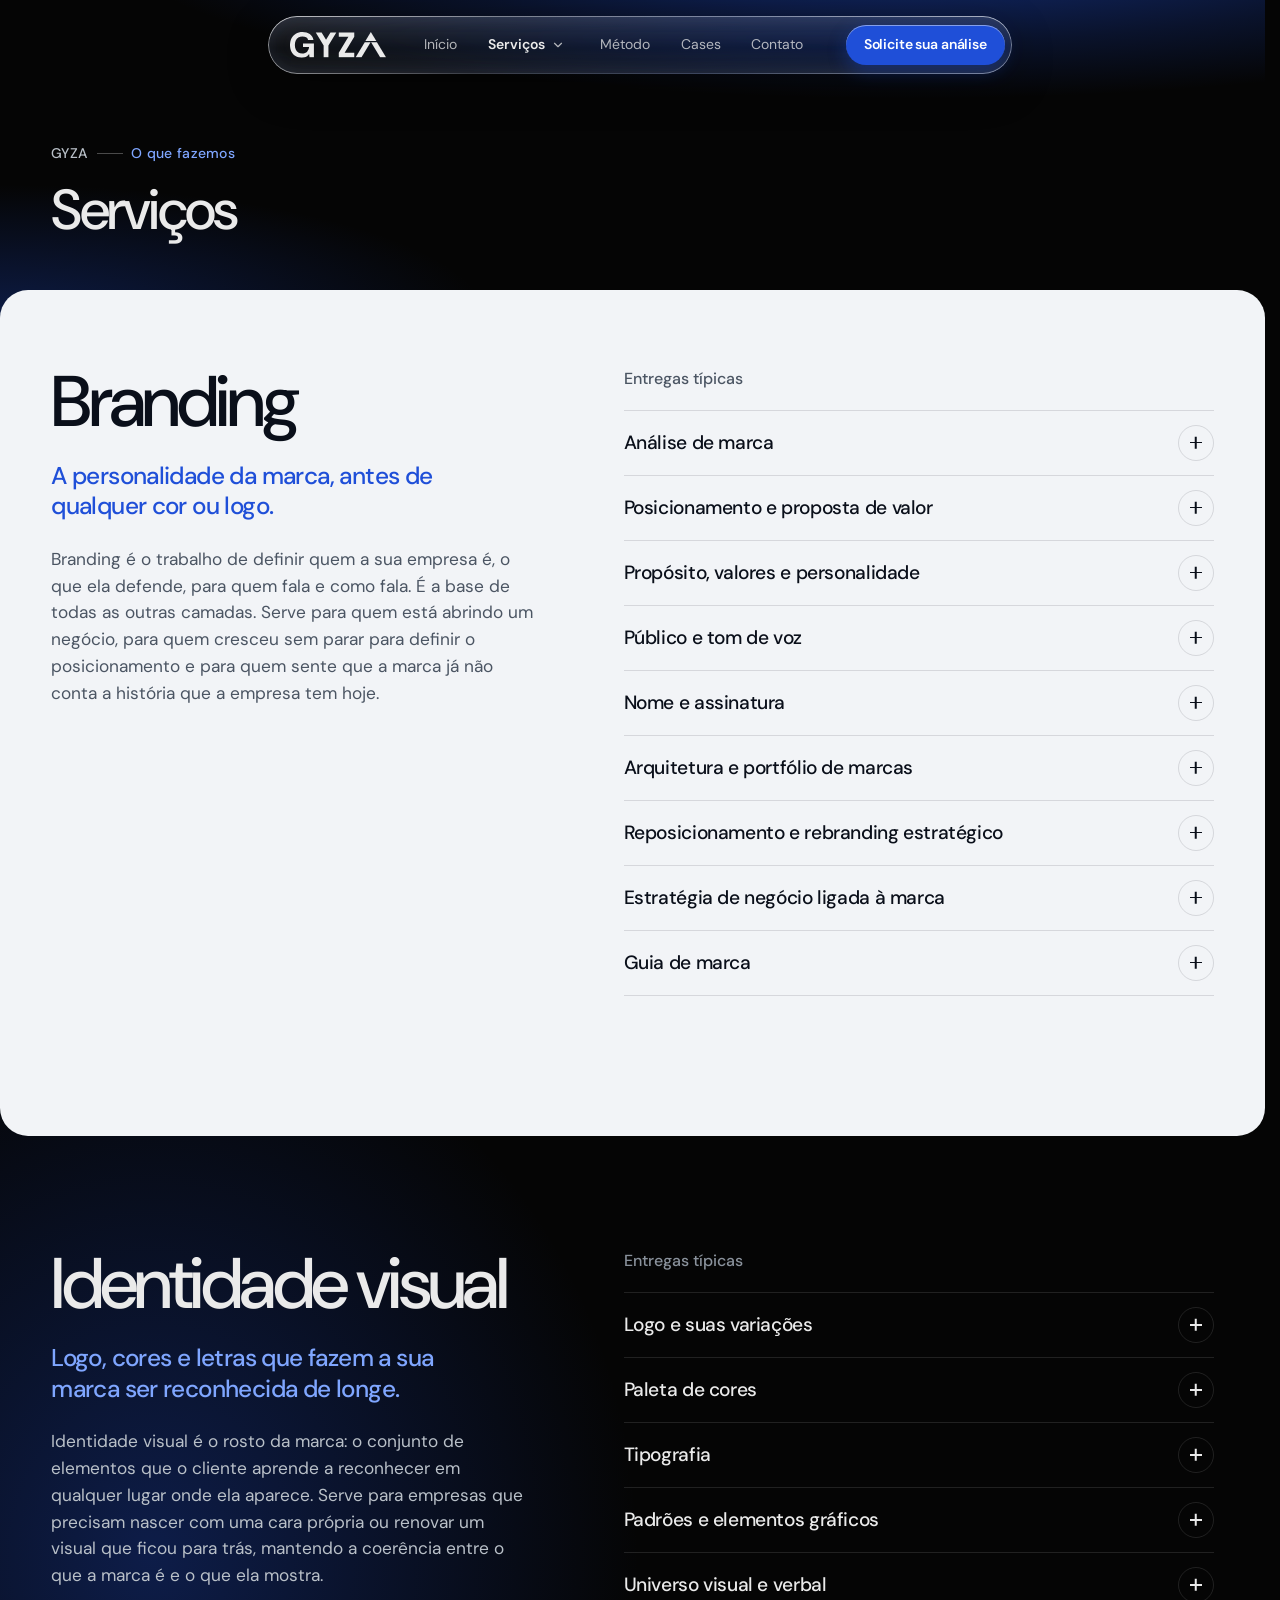
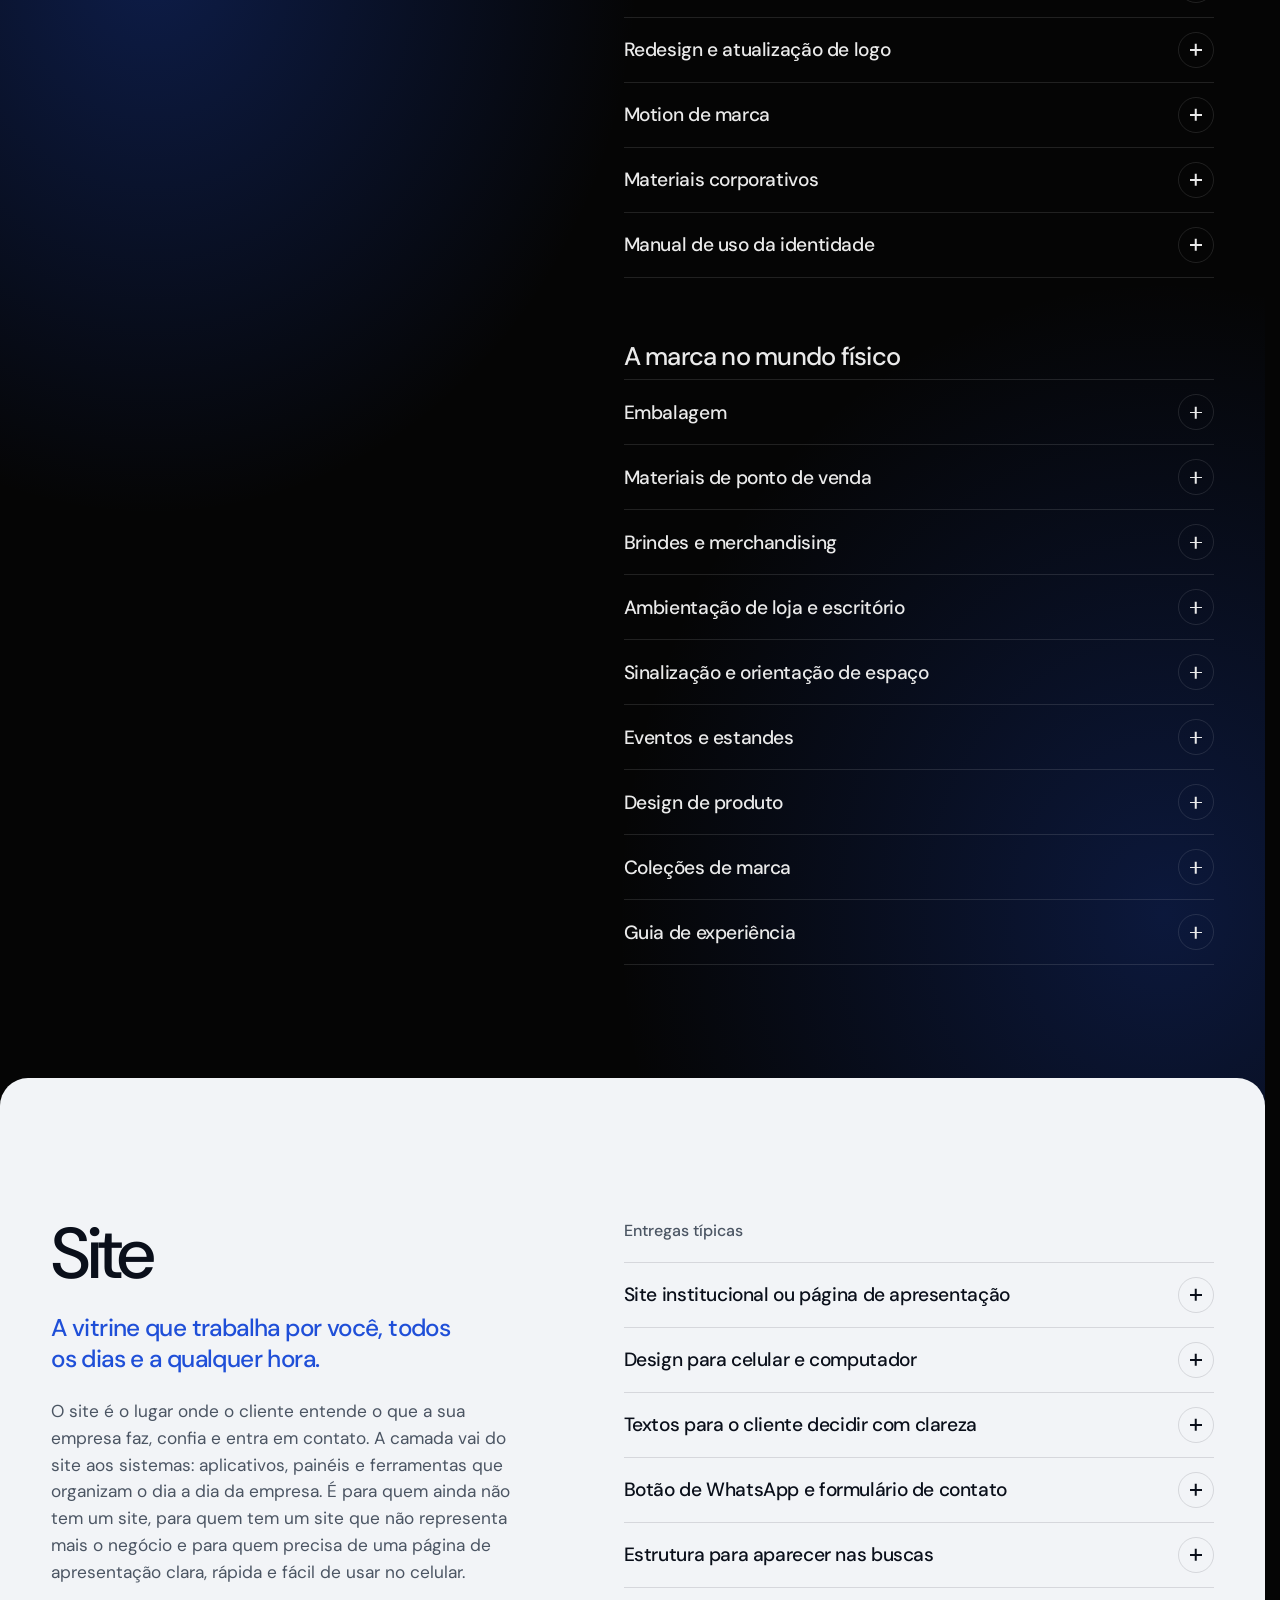
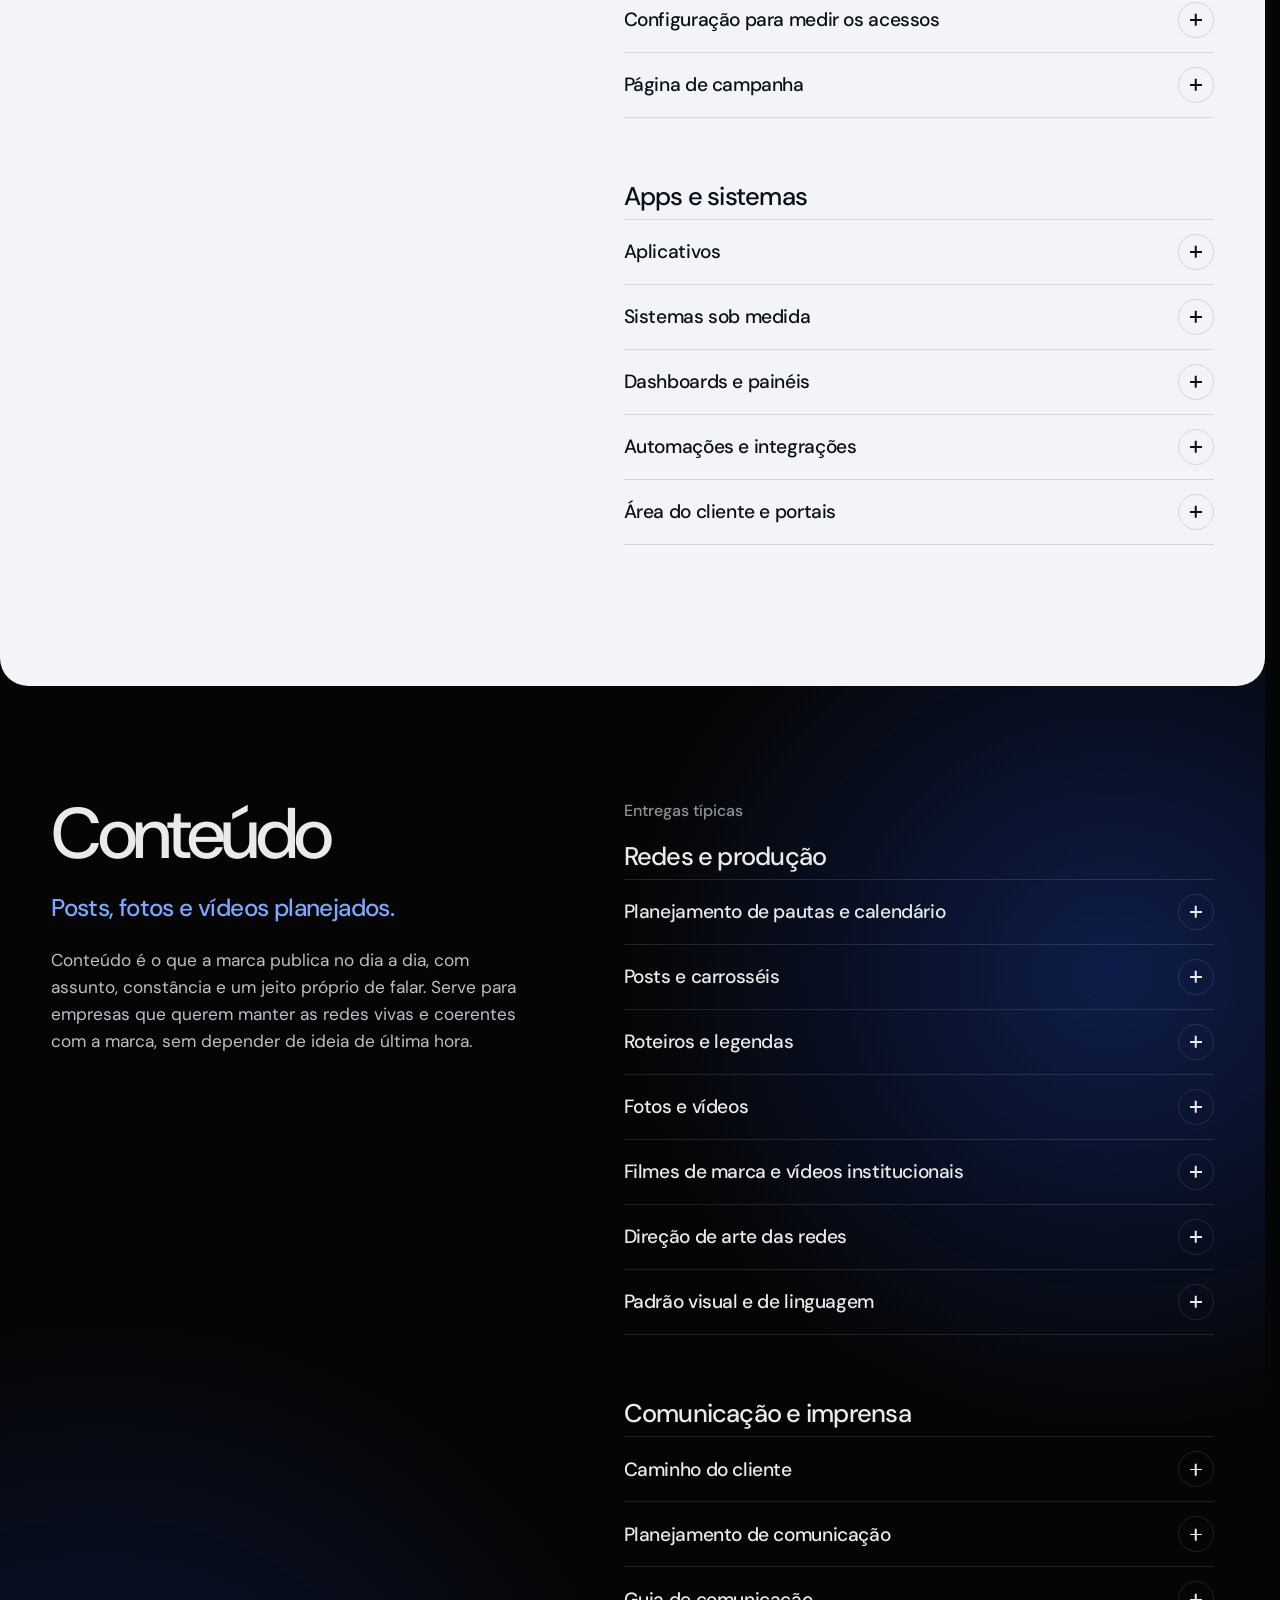
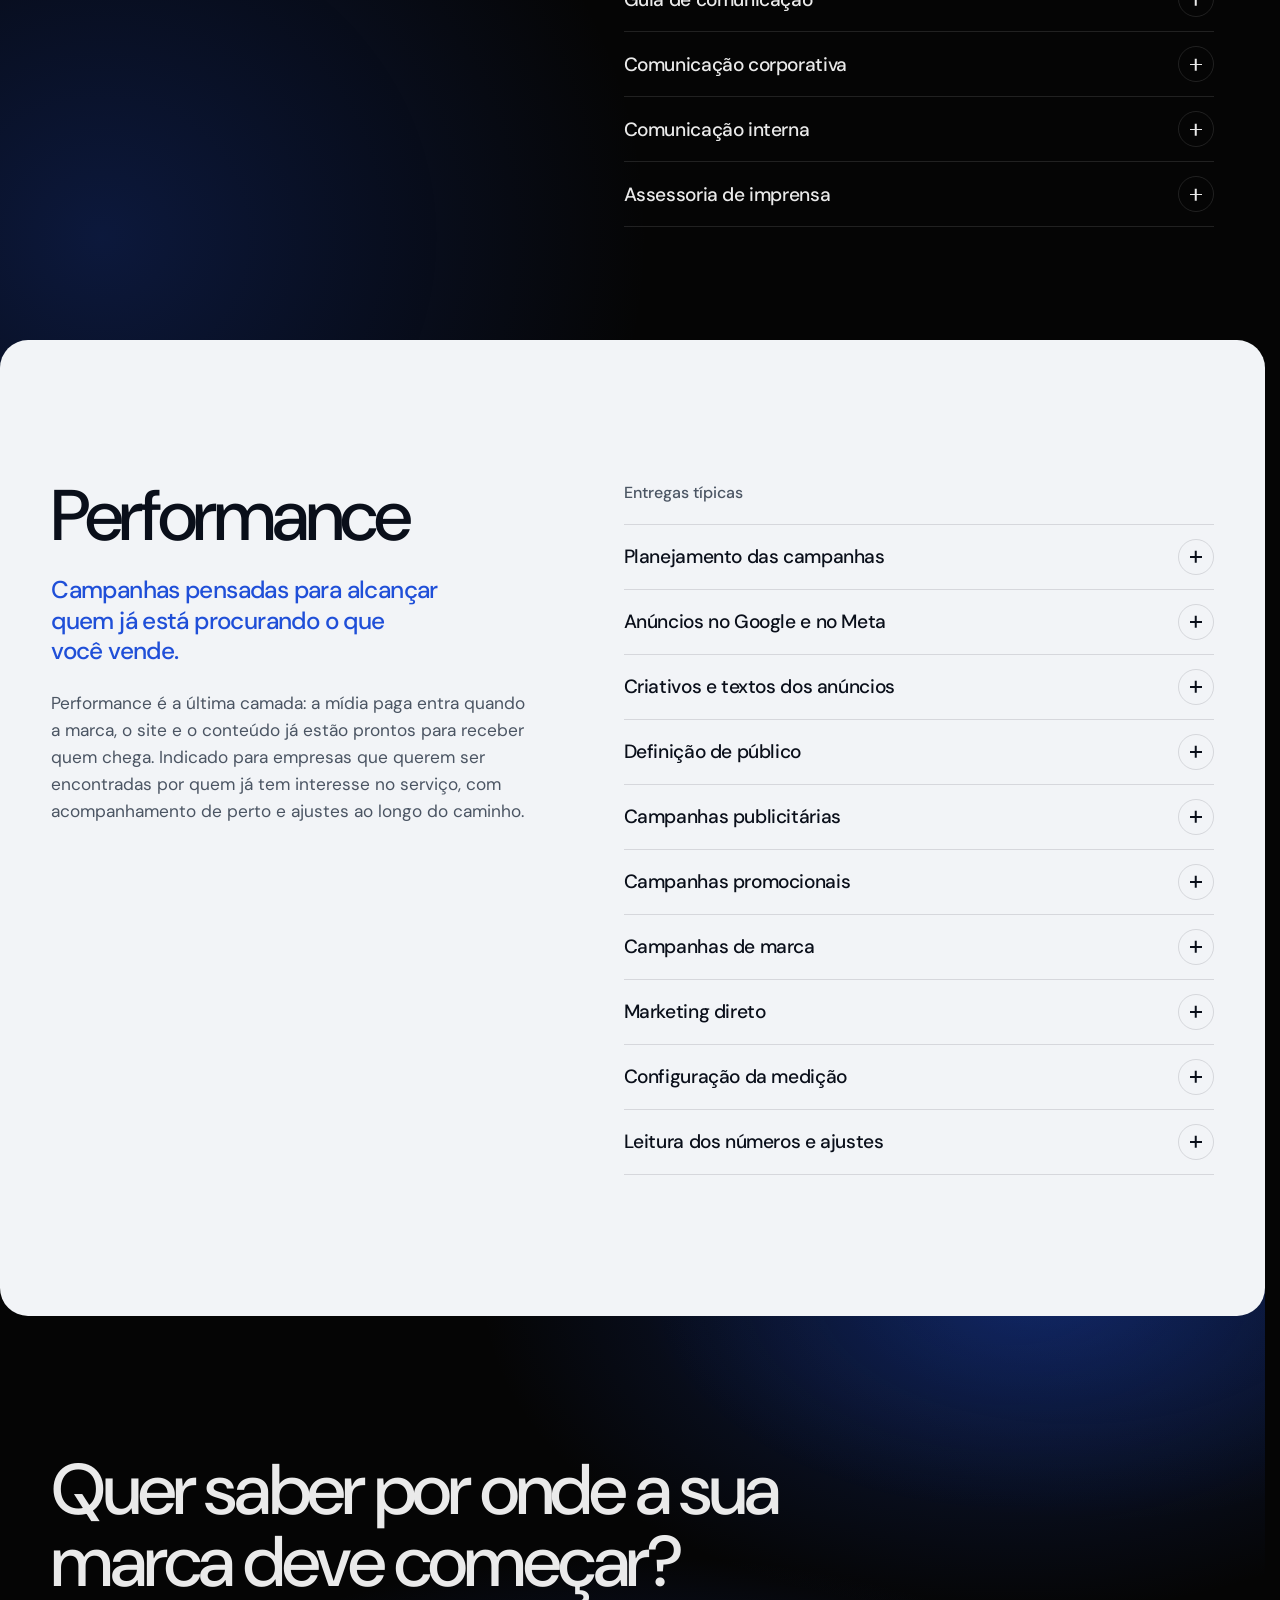
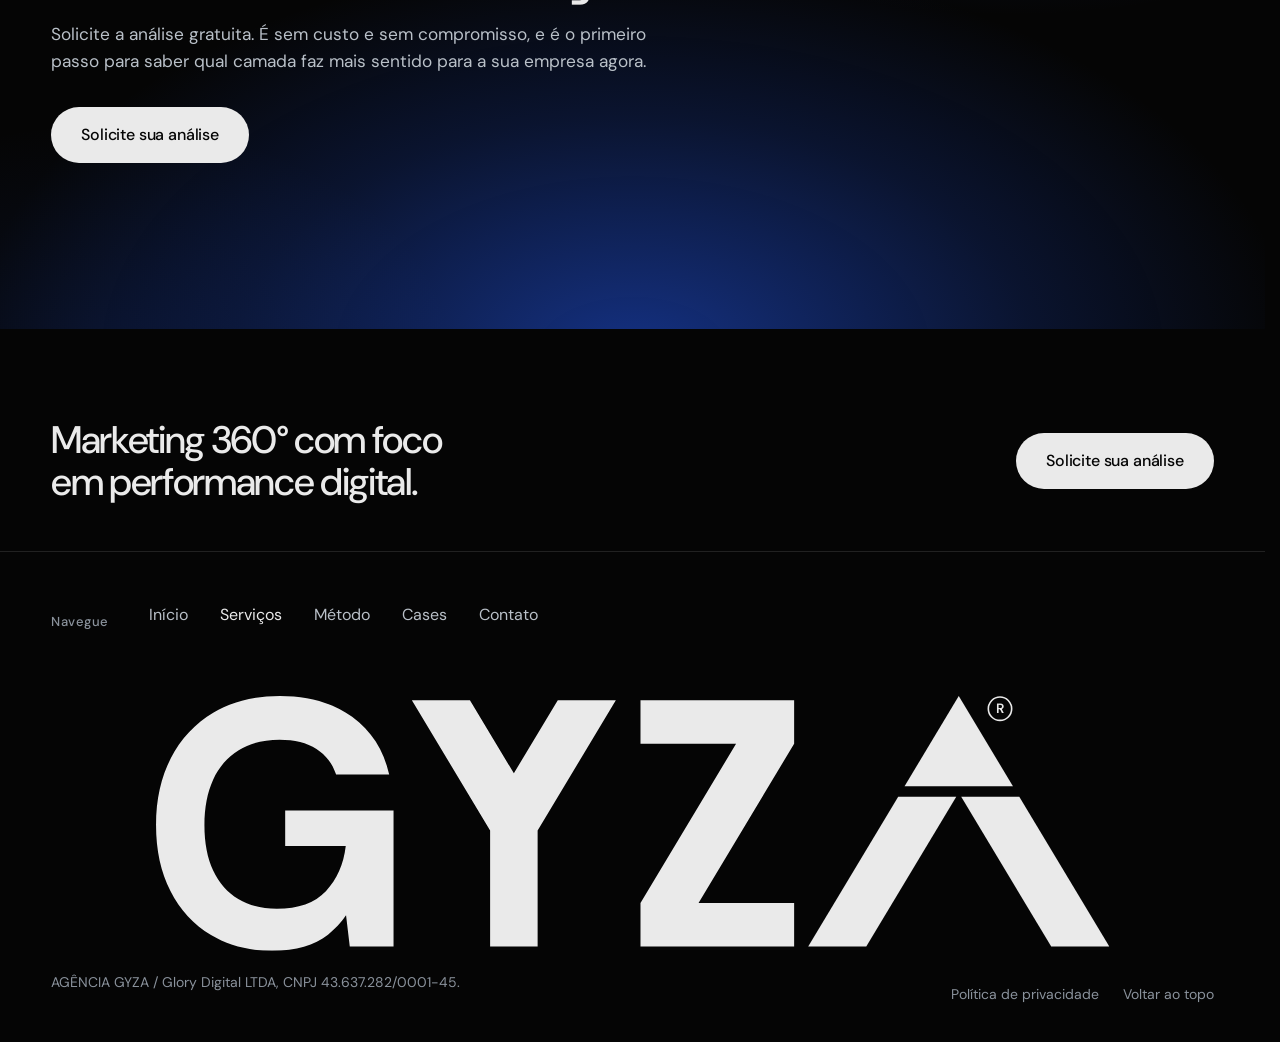
<file: servicos.html>
<!doctype html>
<html lang="pt-BR">
<head>
<meta charset="utf-8">
<meta name="viewport" content="width=device-width, initial-scale=1, viewport-fit=cover">
<title>Serviços | GYZA, agência de marketing 360° em Balneário Camboriú</title>
<meta name="description" content="Branding, identidade visual, site, conteúdo e performance: as cinco camadas da GYZA, em uma frente específica ou em toda a operação. Peça a análise gratuita.">
<link rel="canonical" href="https://gyza.com.br/servicos">
<meta property="og:type" content="website">
<meta property="og:locale" content="pt_BR">
<meta property="og:site_name" content="GYZA">
<meta property="og:url" content="https://gyza.com.br/servicos">
<meta property="og:title" content="Serviços | GYZA">
<meta property="og:description" content="Cinco camadas, uma agência: branding, identidade visual, site, conteúdo e performance.">
<meta name="twitter:card" content="summary_large_image">
<meta name="twitter:title" content="Serviços | GYZA">
<meta name="twitter:description" content="Cinco camadas, uma agência: branding, identidade visual, site, conteúdo e performance.">
<meta property="og:image" content="https://gyza.com.br/assets/img/og-gyza.jpg">
<meta property="og:image:width" content="1200">
<meta property="og:image:height" content="630">
<meta property="og:image:alt" content="Pirâmide de vidro azul com o logo GYZA sobre fundo preto">
<meta name="twitter:image" content="https://gyza.com.br/assets/img/og-gyza.jpg">
<meta name="theme-color" content="#050505">
<link rel="icon" href="assets/img/favicon.svg" type="image/svg+xml">
<link rel="preload" href="assets/fonts/DMSans-VF-latin.woff" as="font" type="font/woff" crossorigin>
<link rel="stylesheet" href="css/style.css?v=1794008145">
<link rel="stylesheet" href="css/servicos.css?v=1794008145">
<script type="application/ld+json">
{
  "@context": "https://schema.org",
  "@graph": [
    {"@type": "ProfessionalService", "@id": "https://gyza.com.br/#agencia", "name": "GYZA"},
    {"@type": "BreadcrumbList", "itemListElement": [
      {"@type": "ListItem", "position": 1, "name": "GYZA", "item": "https://gyza.com.br/"},
      {"@type": "ListItem", "position": 2, "name": "Serviços", "item": "https://gyza.com.br/servicos"}
    ]},
    {"@type": "ItemList", "name": "Serviços da GYZA", "itemListElement": [
      {"@type": "ListItem", "position": 1, "name": "Branding"},
      {"@type": "ListItem", "position": 2, "name": "Identidade visual"},
      {"@type": "ListItem", "position": 3, "name": "Site"},
      {"@type": "ListItem", "position": 4, "name": "Conteúdo"},
      {"@type": "ListItem", "position": 5, "name": "Performance"}
    ]}
  ]
}
</script>
</head>
<body class="serv">
<a class="pular" href="#conteudo">Pular para o conteúdo</a>

<svg width="0" height="0" style="position:absolute" aria-hidden="true">
  <defs>
    <symbol id="logo" viewBox="0 0 750 200.45">
      <path d="M91.31,200.45c-18.31,0-34.32-4.12-48.04-12.35-13.71-8.23-24.35-19.78-31.92-34.64C3.78,138.63,0,121.29,0,101.47s3.9-37.41,11.71-52.66c7.83-15.23,19.03-27.17,33.61-35.83C59.9,4.33,77.27,0,97.43,0c22.83,0,41.78,5.45,56.84,16.36,15.06,10.93,24.79,26.09,29.18,45.49h-41.75c-2.82-8.6-7.98-15.32-15.48-20.16-7.48-4.82-17.15-7.23-29.02-7.23-12.59,0-23.3,2.72-32.14,8.17s-15.55,13.18-20.13,23.2c-4.56,10.04-6.84,21.97-6.84,35.8s2.29,25.83,6.87,35.69c4.6,9.84,11.18,17.3,19.74,22.4,8.56,5.09,18.68,7.64,30.34,7.64,17,0,29.86-4.61,38.59-13.82,8.73-9.21,13.94-21.05,15.64-35.52h-47.65v-28.02h85.25v107.12h-34.44l-2.93-24.53c-4.06,5.94-8.8,11-14.2,15.17-5.41,4.19-11.71,7.35-18.91,9.47-7.2,2.14-15.56,3.21-25.08,3.21Z"/>
      <polygon points="262.85 197.13 262.85 105.76 201.28 3.32 246.96 3.32 281.54 60.83 316.1 3.32 361.78 3.32 300.23 105.76 300.23 197.13 262.85 197.13"/>
      <polygon points="381.16 3.32 502.04 3.32 502.04 37.65 426.84 162.8 502.04 162.8 502.04 197.13 381.16 197.13 381.16 162.8 456.35 37.65 381.16 37.65 381.16 3.32"/>
      <polygon points="513.11 197.13 583.91 79.27 629.59 79.27 558.79 197.13 513.11 197.13"/>
      <polygon points="704.31 197.13 633.49 79.27 679.18 79.27 750 197.13 704.31 197.13"/>
      <polygon class="topo" points="588.92 70.96 631.55 0 674.19 70.96 588.92 70.96"/>
    </symbol>
  </defs>
</svg>

<header class="nav">
  <a class="nav__logo" href="/" aria-label="GYZA, voltar ao início">
    <svg viewBox="0 0 750 200.45"><use href="#logo"/></svg>
  </a>
  <nav class="nav__links" aria-label="Principal">
    <a href="/">Início</a>
    <span class="nav__drop" data-drop><a href="/servicos" aria-current="page">Serviços</a><button class="nav__drop-btn" type="button" aria-expanded="false" aria-controls="painel-servicos" aria-label="Abrir as camadas de Serviços" data-drop-btn><svg viewBox="0 0 24 24" aria-hidden="true"><path d="M6 9l6 6 6-6"/></svg></button></span>
    <a href="/metodo">Método</a>
    <a href="/#trabalhos">Cases</a>
    <a href="/contato">Contato</a>
  </nav>
  <a class="pill pill--small nav__cta" href="/contato#analise"><span>Solicite sua análise</span></a>
  <!-- celular: menu de 3 riscos em vidro (no computador não aparece) -->
  <button class="nav__menu" type="button" aria-expanded="false" aria-controls="menu-celular" aria-label="Abrir menu" data-menu-botao>
    <span class="nav__pontos" aria-hidden="true"><i></i><i></i><i></i></span>
    <span class="nav__x" aria-hidden="true"><i></i><i></i></span>
  </button>
</header>
<div class="nav__painel" id="painel-servicos" data-drop-painel hidden>
  <a href="/servicos#branding">Branding</a>
  <a href="/servicos#identidade-visual">Identidade visual</a>
  <a href="/servicos#site">Site</a>
  <a href="/servicos#camada-conteudo">Conteúdo</a>
  <a href="/servicos#performance">Performance</a>
</div>

<div class="mmenu" id="menu-celular" role="dialog" aria-modal="true" aria-label="Menu" data-menu>
  <div class="mmenu__inner">
    <nav class="mmenu__links" aria-label="Seções">
      <a href="/" style="--i:0"><span class="mmenu__t"><span>Início</span></span></a>
      <div class="mmenu__item" style="--i:1">
        <a href="/servicos" aria-current="page"><span class="mmenu__t"><span>Serviços</span></span></a>
        <button class="mmenu__abre" type="button" aria-expanded="false" aria-controls="mmenu-servicos" aria-label="Mostrar as camadas de Serviços" data-sub-btn><svg viewBox="0 0 24 24" aria-hidden="true"><path d="M6 9l6 6 6-6"/></svg></button>
        <div class="mmenu__sub" id="mmenu-servicos" hidden>
          <a href="/servicos#branding">Branding</a>
          <a href="/servicos#identidade-visual">Identidade visual</a>
          <a href="/servicos#site">Site</a>
          <a href="/servicos#camada-conteudo">Conteúdo</a>
          <a href="/servicos#performance">Performance</a>
        </div>
      </div>
      <a href="/metodo" style="--i:2"><span class="mmenu__t"><span>Método</span></span></a>
      <a href="/#trabalhos" style="--i:3"><span class="mmenu__t"><span>Cases</span></span></a>
      <a href="/contato" style="--i:4"><span class="mmenu__t"><span>Contato</span></span></a>
    </nav>
    <div class="mmenu__pe" style="--i:5">
      <a class="pill mmenu__cta" href="/contato#analise"><span>Solicite sua análise</span></a>
      <a class="pill orcamento__wa mmenu__wa" href="https://wa.me/5547992606871?text=Ol%C3%A1%2C%20vim%20pelo%20site%20da%20GYZA%20e%20quero%20a%20an%C3%A1lise%20gratuita%20da%20minha%20empresa." target="_blank" rel="noopener"><svg class="wa-logo" viewBox="0 0 24 24" aria-hidden="true"><path d="M17.472 14.382c-.297-.149-1.758-.867-2.03-.967-.273-.099-.471-.148-.67.15-.197.297-.767.966-.94 1.164-.173.199-.347.223-.644.075-.297-.15-1.255-.463-2.39-1.475-.883-.788-1.48-1.761-1.653-2.059-.173-.297-.018-.458.13-.606.134-.133.298-.347.446-.52.149-.174.198-.298.298-.497.099-.198.05-.371-.025-.52-.075-.149-.669-1.612-.916-2.207-.242-.579-.487-.5-.669-.51-.173-.008-.371-.01-.57-.01-.198 0-.52.074-.792.372-.272.297-1.04 1.016-1.04 2.479 0 1.462 1.065 2.875 1.213 3.074.149.198 2.096 3.2 5.077 4.487.709.306 1.262.489 1.694.625.712.227 1.36.195 1.871.118.571-.085 1.758-.719 2.006-1.413.248-.694.248-1.289.173-1.413-.074-.124-.272-.198-.57-.347m-5.421 7.403h-.004a9.87 9.87 0 0 1-5.031-1.378l-.361-.214-3.741.982.998-3.648-.235-.374a9.86 9.86 0 0 1-1.51-5.26c.001-5.45 4.436-9.884 9.888-9.884 2.64 0 5.122 1.03 6.988 2.898a9.825 9.825 0 0 1 2.893 6.994c-.003 5.45-4.437 9.884-9.885 9.884m8.413-18.297A11.815 11.815 0 0 0 12.05 0C5.495 0 .16 5.335.157 11.892c0 2.096.547 4.142 1.588 5.945L.057 24l6.305-1.654a11.882 11.882 0 0 0 5.683 1.448h.005c6.554 0 11.89-5.335 11.893-11.893a11.821 11.821 0 0 0-3.48-8.413Z"/></svg><span>Falar no WhatsApp</span></a>
    </div>
  </div>
</div>


<main id="conteudo" tabindex="-1">
  <section class="s-hero topo-sub topo-sub--curto" id="topo" data-theme="dark">
    <div class="s-hero__halo" aria-hidden="true"></div>
    <div class="wrap s-hero__grid">
      <div class="s-hero__copy">
        <p class="s-kicker">O que fazemos</p>
        <h1 class="s-hero__t">Serviços</h1>
      </div>
    </div>
  </section>

  <section class="camada camada--light" id="branding" data-theme="light" data-camada="1" aria-labelledby="branding-t">
    <div class="wrap camada__grid">
      <header class="camada__head rv">
        <h2 class="camada__nome" id="branding-t">Branding</h2>
        <p class="camada__frase">A personalidade da marca, antes de qualquer cor ou logo.</p>
        <p class="camada__txt">Branding é o trabalho de definir quem a sua empresa é, o que ela defende, para quem fala e como fala. É a base de todas as outras camadas. Serve para quem está abrindo um negócio, para quem cresceu sem parar para definir o posicionamento e para quem sente que a marca já não conta a história que a empresa tem hoje.</p>
      </header>
      <div class="camada__lista rv">
        <p class="camada__rot">Entregas típicas</p>
        <div class="grp"><div class="its"><details class="it" name="branding"><summary><span>Análise de marca</span><i aria-hidden="true"></i></summary><p>Olhamos a marca por dentro e por fora, com a visão de sócios, equipe, clientes e concorrentes, para mostrar o que vale preservar e o que precisa mudar.</p></details><details class="it" name="branding"><summary><span>Posicionamento e proposta de valor</span><i aria-hidden="true"></i></summary><p>Definimos o lugar que a marca quer ocupar e o motivo pelo qual o cliente deve escolher a sua empresa.</p></details><details class="it" name="branding"><summary><span>Propósito, valores e personalidade</span><i aria-hidden="true"></i></summary><p>O que a empresa defende e o jeito de ser que orienta as decisões do dia a dia, escritos de forma que a equipe reconheça.</p></details><details class="it" name="branding"><summary><span>Público e tom de voz</span><i aria-hidden="true"></i></summary><p>Para quem a marca fala e com quais palavras, ajustadas a cada canal.</p></details><details class="it" name="branding"><summary><span>Nome e assinatura</span><i aria-hidden="true"></i></summary><p>Criação ou revisão do nome, com a frase de assinatura que acompanha a marca, quando ela precisa.</p></details><details class="it" name="branding"><summary><span>Arquitetura e portfólio de marcas</span><i aria-hidden="true"></i></summary><p>Para quem tem mais de uma marca, produto ou unidade, organizamos como elas se relacionam e quem fala por quem.</p></details><details class="it" name="branding"><summary><span>Reposicionamento e rebranding estratégico</span><i aria-hidden="true"></i></summary><p>Quando a empresa cresceu ou mudou, revisamos a estratégia para contar quem ela é hoje, sem apagar o que já conquistou.</p></details><details class="it" name="branding"><summary><span>Estratégia de negócio ligada à marca</span><i aria-hidden="true"></i></summary><p>Conectamos as decisões de marca às metas da empresa: onde investir primeiro, o que priorizar e o que acompanhar.</p></details><details class="it" name="branding"><summary><span>Guia de marca</span><i aria-hidden="true"></i></summary><p>Estratégia, tom de voz e regras de uso reunidos num só documento, para a equipe e os fornecedores aplicarem a marca do mesmo jeito.</p></details></div></div>
      </div>
    </div>
  </section>
  <section class="camada camada--dark" id="identidade-visual" data-theme="dark" data-camada="2" aria-labelledby="identidade-visual-t">
    <div class="wrap camada__grid">
      <header class="camada__head rv">
        <h2 class="camada__nome" id="identidade-visual-t">Identidade visual</h2>
        <p class="camada__frase">Logo, cores e letras que fazem a sua marca ser reconhecida de longe.</p>
        <p class="camada__txt">Identidade visual é o rosto da marca: o conjunto de elementos que o cliente aprende a reconhecer em qualquer lugar onde ela aparece. Serve para empresas que precisam nascer com uma cara própria ou renovar um visual que ficou para trás, mantendo a coerência entre o que a marca é e o que ela mostra.</p>
      </header>
      <div class="camada__lista rv">
        <p class="camada__rot">Entregas típicas</p>
        <div class="grp"><div class="its"><details class="it" name="identidade-visual"><summary><span>Logo e suas variações</span><i aria-hidden="true"></i></summary><p>O símbolo e o logotipo em versões para fundo claro, escuro, formato horizontal, vertical e tamanhos pequenos.</p></details><details class="it" name="identidade-visual"><summary><span>Paleta de cores</span><i aria-hidden="true"></i></summary><p>As cores da marca, com quando usar cada uma e como combinar, pensadas para tela e para impressão.</p></details><details class="it" name="identidade-visual"><summary><span>Tipografia</span><i aria-hidden="true"></i></summary><p>As letras que dão voz visual à marca, escolhidas para ler bem no celular e no papel.</p></details><details class="it" name="identidade-visual"><summary><span>Padrões e elementos gráficos</span><i aria-hidden="true"></i></summary><p>Grafismos, ícones e texturas de apoio que deixam as peças com a mesma cara.</p></details><details class="it" name="identidade-visual"><summary><span>Universo visual e verbal</span><i aria-hidden="true"></i></summary><p>Estilo de imagem, de ilustração e de escrita que mostram a personalidade da marca em cada peça.</p></details><details class="it" name="identidade-visual"><summary><span>Redesign e atualização de logo</span><i aria-hidden="true"></i></summary><p>Quando a marca só precisa de um novo fôlego, atualizamos o desenho e mantemos o que o cliente já reconhece.</p></details><details class="it" name="identidade-visual"><summary><span>Motion de marca</span><i aria-hidden="true"></i></summary><p>Logo e elementos da identidade em movimento, para vídeos, redes e apresentações.</p></details><details class="it" name="identidade-visual"><summary><span>Materiais corporativos</span><i aria-hidden="true"></i></summary><p>Cartão, papelaria, assinatura de e-mail, apresentações e documentos com a identidade aplicada.</p></details><details class="it" name="identidade-visual"><summary><span>Manual de uso da identidade</span><i aria-hidden="true"></i></summary><p>O livro que reúne regras, medidas e exemplos de uso, para qualquer pessoa aplicar a marca sem erro.</p></details></div></div><div class="grp"><h3 class="grp__t">A marca no mundo físico</h3><div class="its"><details class="it" name="identidade-visual"><summary><span>Embalagem</span><i aria-hidden="true"></i></summary><p>Caixas, rótulos e sacolas desenhados para apresentar o produto e a marca a quem recebe.</p></details><details class="it" name="identidade-visual"><summary><span>Materiais de ponto de venda</span><i aria-hidden="true"></i></summary><p>Displays, cartazes e peças de balcão que levam a marca para dentro da loja.</p></details><details class="it" name="identidade-visual"><summary><span>Brindes e merchandising</span><i aria-hidden="true"></i></summary><p>Itens com a marca para clientes, equipe e eventos, escolhidos com critério.</p></details><details class="it" name="identidade-visual"><summary><span>Ambientação de loja e escritório</span><i aria-hidden="true"></i></summary><p>A marca aplicada nos espaços onde o cliente e a equipe estão.</p></details><details class="it" name="identidade-visual"><summary><span>Sinalização e orientação de espaço</span><i aria-hidden="true"></i></summary><p>Placas e comunicação visual que ajudam as pessoas a se localizar e reforçam a identidade.</p></details><details class="it" name="identidade-visual"><summary><span>Eventos e estandes</span><i aria-hidden="true"></i></summary><p>A marca em feiras, lançamentos e encontros, do conceito às peças.</p></details><details class="it" name="identidade-visual"><summary><span>Design de produto</span><i aria-hidden="true"></i></summary><p>Quando o produto também é a marca, desenhamos forma, acabamento e detalhes alinhados à identidade.</p></details><details class="it" name="identidade-visual"><summary><span>Coleções de marca</span><i aria-hidden="true"></i></summary><p>Linhas e edições especiais que ampliam a marca sem perder a coerência.</p></details><details class="it" name="identidade-visual"><summary><span>Guia de experiência</span><i aria-hidden="true"></i></summary><p>Orientações de como a marca deve ser sentida em cada ponto de contato, do atendimento ao pós-venda.</p></details></div></div>
      </div>
    </div>
  </section>
  <section class="camada camada--light" id="site" data-theme="light" data-camada="3" aria-labelledby="site-t">
    <div class="wrap camada__grid">
      <header class="camada__head rv">
        <h2 class="camada__nome" id="site-t">Site</h2>
        <p class="camada__frase">A vitrine que trabalha por você, todos os dias e a qualquer hora.</p>
        <p class="camada__txt">O site é o lugar onde o cliente entende o que a sua empresa faz, confia e entra em contato. A camada vai do site aos sistemas: aplicativos, painéis e ferramentas que organizam o dia a dia da empresa. É para quem ainda não tem um site, para quem tem um site que não representa mais o negócio e para quem precisa de uma página de apresentação clara, rápida e fácil de usar no celular.</p>
      </header>
      <div class="camada__lista rv">
        <p class="camada__rot">Entregas típicas</p>
        <div class="grp"><div class="its"><details class="it" name="site"><summary><span>Site institucional ou página de apresentação</span><i aria-hidden="true"></i></summary><p>Um site completo ou uma página única, conforme o momento da empresa e o que o cliente precisa ver para decidir.</p></details><details class="it" name="site"><summary><span>Design para celular e computador</span><i aria-hidden="true"></i></summary><p>Layout pensado primeiro para a tela pequena, onde a maioria dos clientes chega, e ajustado para telas maiores.</p></details><details class="it" name="site"><summary><span>Textos para o cliente decidir com clareza</span><i aria-hidden="true"></i></summary><p>Escrita direta, na voz da marca, que explica o que você faz e leva ao contato.</p></details><details class="it" name="site"><summary><span>Botão de WhatsApp e formulário de contato</span><i aria-hidden="true"></i></summary><p>Caminhos curtos para o cliente falar com você, com mensagem pronta quando fizer sentido.</p></details><details class="it" name="site"><summary><span>Estrutura para aparecer nas buscas</span><i aria-hidden="true"></i></summary><p>Títulos, descrições, velocidade e organização das páginas preparados para o Google entender o site.</p></details><details class="it" name="site"><summary><span>Configuração para medir os acessos</span><i aria-hidden="true"></i></summary><p>Medição instalada para você saber de onde vêm as visitas e o que as pessoas fazem no site.</p></details><details class="it" name="site"><summary><span>Página de campanha</span><i aria-hidden="true"></i></summary><p>Uma página feita para um anúncio ou uma ação específica, com um único objetivo e um único caminho.</p></details></div></div><div class="grp"><h3 class="grp__t">Apps e sistemas</h3><div class="its"><details class="it" name="site"><summary><span>Aplicativos</span><i aria-hidden="true"></i></summary><p>App para celular e computador feito para a rotina da sua empresa ou do seu cliente.</p></details><details class="it" name="site"><summary><span>Sistemas sob medida</span><i aria-hidden="true"></i></summary><p>Ferramentas internas para organizar atendimento, vendas e processos.</p></details><details class="it" name="site"><summary><span>Dashboards e painéis</span><i aria-hidden="true"></i></summary><p>Os números da empresa reunidos num painel fácil de ler.</p></details><details class="it" name="site"><summary><span>Automações e integrações</span><i aria-hidden="true"></i></summary><p>Sistemas conversando entre si para tirar tarefa repetida da equipe.</p></details><details class="it" name="site"><summary><span>Área do cliente e portais</span><i aria-hidden="true"></i></summary><p>Espaço com login para clientes, alunos ou parceiros.</p></details></div></div>
      </div>
    </div>
  </section>
  <section class="camada camada--dark" id="camada-conteudo" data-theme="dark" data-camada="4" aria-labelledby="conteudo-t">
    <div class="wrap camada__grid">
      <header class="camada__head rv">
        <h2 class="camada__nome" id="conteudo-t">Conteúdo</h2>
        <p class="camada__frase">Posts, fotos e vídeos planejados.</p>
        <p class="camada__txt">Conteúdo é o que a marca publica no dia a dia, com assunto, constância e um jeito próprio de falar. Serve para empresas que querem manter as redes vivas e coerentes com a marca, sem depender de ideia de última hora.</p>
      </header>
      <div class="camada__lista rv">
        <p class="camada__rot">Entregas típicas</p>
        <div class="grp"><h3 class="grp__t">Redes e produção</h3><div class="its"><details class="it" name="conteudo"><summary><span>Planejamento de pautas e calendário</span><i aria-hidden="true"></i></summary><p>O que publicar, quando e por quê, organizado para a equipe nunca começar do zero.</p></details><details class="it" name="conteudo"><summary><span>Posts e carrosséis</span><i aria-hidden="true"></i></summary><p>Peças criadas dentro da identidade, com a mesma linguagem do início ao fim do feed.</p></details><details class="it" name="conteudo"><summary><span>Roteiros e legendas</span><i aria-hidden="true"></i></summary><p>Texto escrito para prender a atenção e ficar com a cara da marca.</p></details><details class="it" name="conteudo"><summary><span>Fotos e vídeos</span><i aria-hidden="true"></i></summary><p>Produção de imagem para as redes e para o site, com direção para a marca aparecer como ela é.</p></details><details class="it" name="conteudo"><summary><span>Filmes de marca e vídeos institucionais</span><i aria-hidden="true"></i></summary><p>Vídeos que contam quem é a empresa e o que ela faz, para o site, as redes e o atendimento.</p></details><details class="it" name="conteudo"><summary><span>Direção de arte das redes</span><i aria-hidden="true"></i></summary><p>O visual do perfil e das peças acompanhado de perto, para tudo parecer da mesma marca.</p></details><details class="it" name="conteudo"><summary><span>Padrão visual e de linguagem</span><i aria-hidden="true"></i></summary><p>Regras simples de imagem e de texto para manter a coerência entre as publicações.</p></details></div></div><div class="grp"><h3 class="grp__t">Comunicação e imprensa</h3><div class="its"><details class="it" name="conteudo"><summary><span>Caminho do cliente</span><i aria-hidden="true"></i></summary><p>O que dizer em cada momento do caminho do cliente: quando conhece, quando compara e quando decide.</p></details><details class="it" name="conteudo"><summary><span>Planejamento de comunicação</span><i aria-hidden="true"></i></summary><p>Mapa do que a marca quer dizer, para quem, em quais canais e com que frequência.</p></details><details class="it" name="conteudo"><summary><span>Guia de comunicação</span><i aria-hidden="true"></i></summary><p>Documento que registra mensagens, tom e exemplos para toda a equipe falar com a mesma voz.</p></details><details class="it" name="conteudo"><summary><span>Comunicação corporativa</span><i aria-hidden="true"></i></summary><p>Materiais institucionais, apresentações e textos sobre a empresa.</p></details><details class="it" name="conteudo"><summary><span>Comunicação interna</span><i aria-hidden="true"></i></summary><p>Mensagens e campanhas para a equipe viver a marca por dentro, porque quem trabalha na empresa também é público dela.</p></details><details class="it" name="conteudo"><summary><span>Assessoria de imprensa</span><i aria-hidden="true"></i></summary><p>Artigos e releases escritos com a sua aprovação, enviados a veículos e canais digitais. A publicação é decisão de cada veículo, e acompanhamos o retorno de cada envio.</p></details></div></div>
      </div>
    </div>
  </section>
  <section class="camada camada--light" id="performance" data-theme="light" data-camada="5" aria-labelledby="performance-t">
    <div class="wrap camada__grid">
      <header class="camada__head rv">
        <h2 class="camada__nome" id="performance-t">Performance</h2>
        <p class="camada__frase">Campanhas pensadas para alcançar quem já está procurando o que você vende.</p>
        <p class="camada__txt">Performance é a última camada: a mídia paga entra quando a marca, o site e o conteúdo já estão prontos para receber quem chega. Indicado para empresas que querem ser encontradas por quem já tem interesse no serviço, com acompanhamento de perto e ajustes ao longo do caminho.</p>
      </header>
      <div class="camada__lista rv">
        <p class="camada__rot">Entregas típicas</p>
        <div class="grp"><div class="its"><details class="it" name="performance"><summary><span>Planejamento das campanhas</span><i aria-hidden="true"></i></summary><p>Objetivo, público, canais e verba organizados num plano antes de qualquer anúncio ir ao ar.</p></details><details class="it" name="performance"><summary><span>Anúncios no Google e no Meta</span><i aria-hidden="true"></i></summary><p>Criação, configuração e gestão dos anúncios onde o seu cliente já está procurando.</p></details><details class="it" name="performance"><summary><span>Criativos e textos dos anúncios</span><i aria-hidden="true"></i></summary><p>Imagens, vídeos e textos feitos com a identidade da marca e testados em versões diferentes.</p></details><details class="it" name="performance"><summary><span>Definição de público</span><i aria-hidden="true"></i></summary><p>Quem deve ver cada anúncio, por região, interesse e momento de compra.</p></details><details class="it" name="performance"><summary><span>Campanhas publicitárias</span><i aria-hidden="true"></i></summary><p>Uma ideia central desdobrada em peças para internet, vídeo, rádio e outros meios.</p></details><details class="it" name="performance"><summary><span>Campanhas promocionais</span><i aria-hidden="true"></i></summary><p>Ações para datas, lançamentos e ofertas, com peças e página próprias.</p></details><details class="it" name="performance"><summary><span>Campanhas de marca</span><i aria-hidden="true"></i></summary><p>Campanhas que reforçam a proposta de valor e deixam a empresa mais lembrada.</p></details><details class="it" name="performance"><summary><span>Marketing direto</span><i aria-hidden="true"></i></summary><p>Mensagens por e-mail e WhatsApp para a base de contatos da própria empresa que aceitaram recebê-las.</p></details><details class="it" name="performance"><summary><span>Configuração da medição</span><i aria-hidden="true"></i></summary><p>Eventos e metas ligados ao anúncio para saber o que trouxe contato.</p></details><details class="it" name="performance"><summary><span>Leitura dos números e ajustes</span><i aria-hidden="true"></i></summary><p>Acompanhamento regular dos dados, com ajuste das campanhas conforme o que eles mostram.</p></details></div></div>
      </div>
    </div>
  </section>

  <section class="s-fecho" id="fecho" data-theme="dark" aria-labelledby="fecho-t">
    <div class="s-hero__halo" aria-hidden="true"></div>
    <div class="wrap s-fecho__in">
      <h2 class="s-fecho__t" id="fecho-t">Quer saber por onde a sua marca deve começar?</h2>
      <p class="s-fecho__p">Solicite a análise gratuita. É sem custo e sem compromisso, e é o primeiro passo para saber qual camada faz mais sentido para a sua empresa agora.</p>
      <a class="pill" href="/contato#analise"><span>Solicite sua análise</span></a>
    </div>
  </section>
</main>

<footer class="footer" data-theme="dark">
  <div class="wrap footer__top">
    <p class="footer__sig">Marketing 360° com foco<br> em performance digital.</p>
    <a class="pill" href="/contato#analise"><span>Solicite sua análise</span></a>
  </div>
  <div class="wrap footer__cols">
    <div>
      <p class="footer__h">Navegue</p>
      <a href="/">Início</a><a href="/servicos" aria-current="page">Serviços</a><a href="/metodo">Método</a><a href="/#trabalhos">Cases</a><a href="/contato">Contato</a>
    </div>
  </div>
  <svg class="footer__mark" viewBox="0 0 750 200.45" aria-hidden="true"><use href="#logo"/><g class="footer__r"><circle cx="12" cy="12" r="10.8"/><text x="12" y="16.4" text-anchor="middle">R</text></g></svg>
  <div class="wrap footer__legal"><span class="footer__legal-txt"><span>AGÊNCIA GYZA / Glory Digital LTDA,</span> <span class="footer__cnpj">CNPJ 43.637.282/0001-45.</span></span><span class="footer__links"><a href="/privacidade">Política de privacidade</a><a href="#topo">Voltar ao topo</a></span></div>
</footer>

<script src="js/metricas.js?v=1794008145"></script>
<script src="js/nav-servicos.js?v=1794008145"></script>
<script src="js/menu.js?v=1794008145"></script>
<script src="js/servicos.js?v=1794008145"></script>
</body>
</html>
</file>
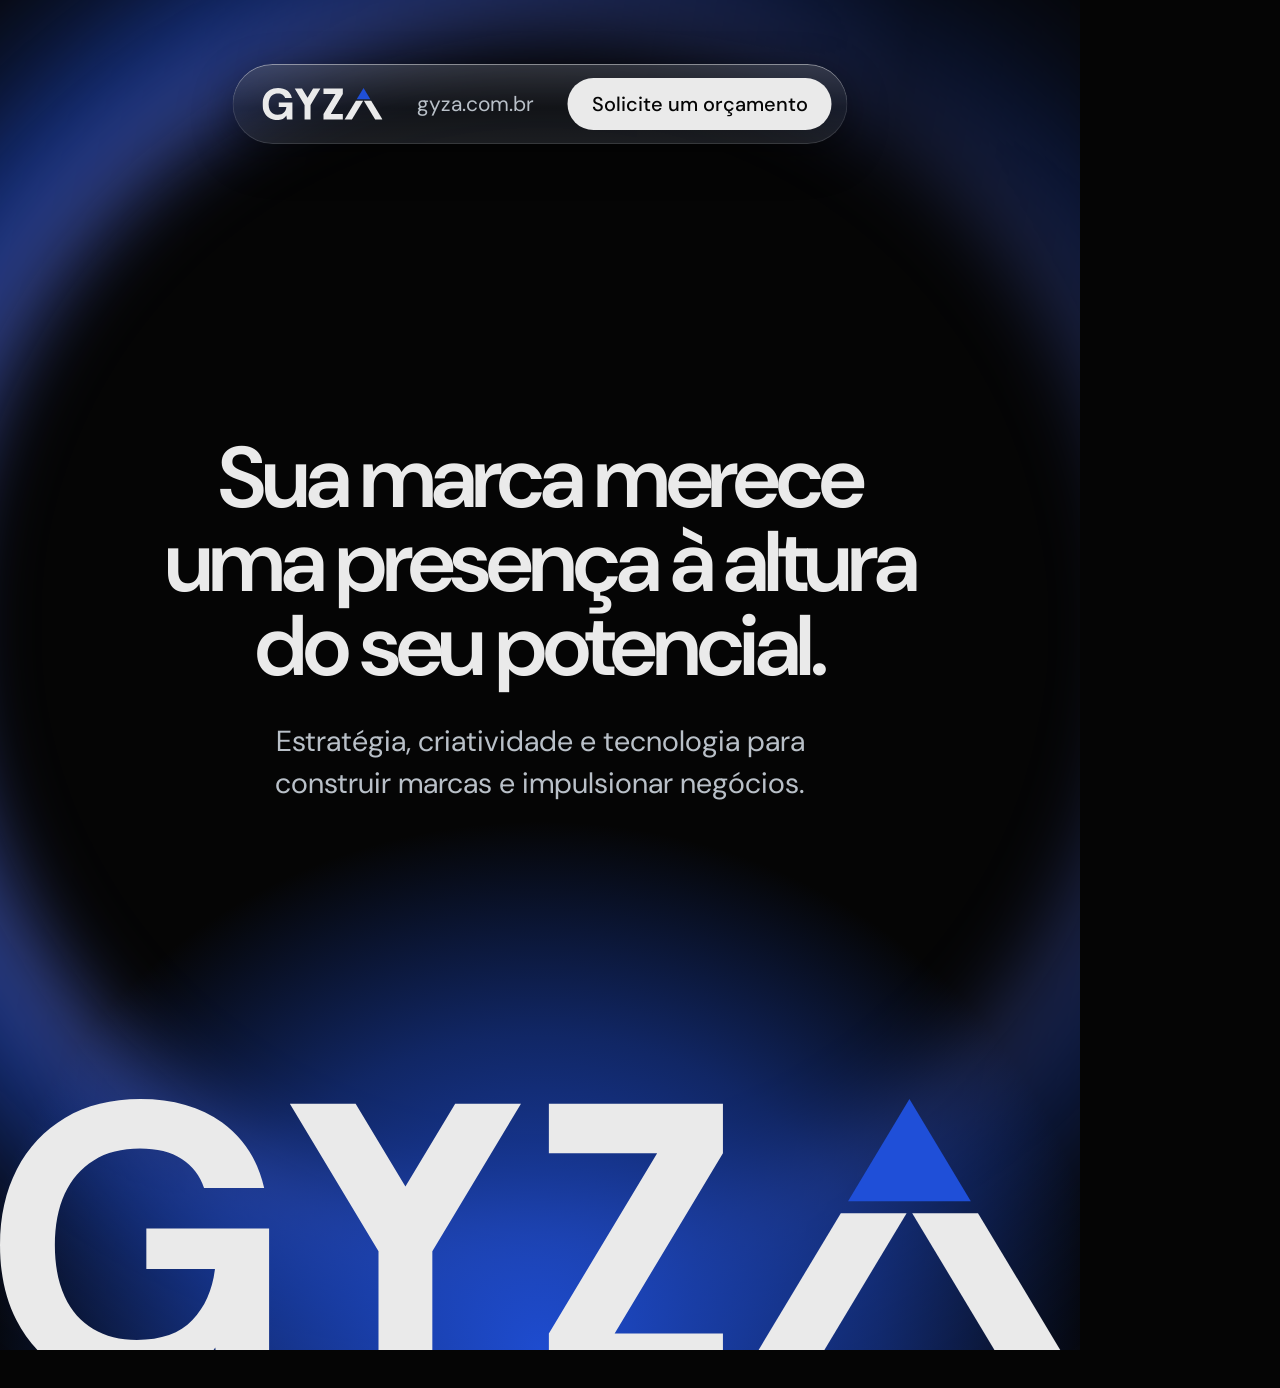
<file: _social/post1.html>
<!doctype html><html><head><meta charset="utf-8"><link rel="stylesheet" href="base.css"><style>
.halo { position:absolute; inset:0; overflow:hidden; }
.halo i { position:absolute; left:50%; top:-24%; width:1900px; aspect-ratio:1; transform:translateX(-50%); border-radius:50%;
  background: radial-gradient(closest-side, transparent 58%, rgba(90,120,255,.6) 66%, rgba(31,79,216,.6) 72%, rgba(31,79,216,.2) 82%, transparent 92%); filter: blur(30px);
  -webkit-mask-image: linear-gradient(100deg,#000 0%,rgba(0,0,0,.85) 30%,rgba(0,0,0,.3) 62%,rgba(0,0,0,.7) 100%); }
.halo b { position:absolute; left:0; right:0; bottom:0; height:58%; background: radial-gradient(70% 90% at 50% 100%, rgba(31,79,216,.95), rgba(31,79,216,.45) 45%, transparent 75%); }
.pill-nav { position:absolute; z-index:4; top:64px; left:50%; transform:translateX(-50%); display:flex; align-items:center; gap:34px;
  padding: 14px 16px 14px 30px; border-radius:999px;
  background: linear-gradient(180deg, rgba(255,255,255,.14), rgba(255,255,255,.03) 55%, rgba(255,255,255,.07)), rgba(20,26,38,.35);
  box-shadow: inset 0 1px 0 rgba(255,255,255,.35), inset 0 0 0 1px rgba(255,255,255,.12), 0 12px 40px rgba(0,0,0,.35); }
.pill-nav .logo { width:120px; }
.pill-nav span { font-size:21px; color: var(--apoio); }
.pill-nav em { white-space:nowrap; font-style:normal; font-size:20px; font-weight:500; color: var(--preto); background: var(--gelo); padding: 13px 24px; border-radius:999px; }
.content { position:absolute; z-index:3; left:80px; right:80px; top:330px; height:580px; display:grid; align-content:center; justify-items:center; gap:32px; text-align:center; }
h1 { font-size: 86px; font-weight: 600; line-height: .98; letter-spacing: -.048em; text-wrap: balance; }
p { font-size: 29px; line-height: 1.45; color: var(--apoio); }
.ctas { display:flex; gap:12px; margin-top:6px; }
.ctas b { font-weight:500; font-size:23px; background: var(--gelo); color: var(--preto); padding: 20px 34px; border-radius:999px; }
.ctas i { width:66px; height:66px; border-radius:50%; background: var(--gelo); display:grid; place-items:center; }
.ctas svg { width:24px; fill:none; stroke: var(--preto); stroke-width:2; stroke-linecap:round; stroke-linejoin:round; }
.mega { position:absolute; left:50%; bottom:-38px; width:1080px; transform:translateX(-50%); z-index:2; fill: var(--gelo); }
.mega .topo { fill: var(--azul); }
</style></head><body>
<div class="halo"><i></i><b></b></div>
<div class="pill-nav"><svg class="logo" viewBox="0 0 750 200.45"><path d="M91.31,200.45c-18.31,0-34.32-4.12-48.04-12.35-13.71-8.23-24.35-19.78-31.92-34.64C3.78,138.63,0,121.29,0,101.47s3.9-37.41,11.71-52.66c7.830-15.23,19.03-27.17,33.61-35.83C59.9,4.33,77.27,0,97.43,0c22.83,0,41.78,5.45,56.84,16.36,15.06,10.93,24.79,26.09,29.18,45.49h-41.75c-2.82-8.6-7.98-15.32-15.48-20.16-7.48-4.82-17.15-7.23-29.02-7.23-12.59,0-23.3,2.72-32.14,8.17s-15.55,13.18-20.13,23.2c-4.56,10.04-6.84,21.97-6.84,35.8s2.29,25.83,6.87,35.69c4.6,9.84,11.18,17.3,19.74,22.4,8.56,5.09,18.68,7.64,30.34,7.64,17,0,29.86-4.61,38.590-13.82,8.73-9.21,13.94-21.05,15.64-35.52h-47.65v-28.02h85.25v107.12h-34.44l-2.93-24.53c-4.06,5.94-8.8,11-14.2,15.17-5.41,4.19-11.71,7.35-18.91,9.47-7.2,2.14-15.56,3.21-25.08,3.21Z"/><polygon points="262.85 197.13 262.85 105.76 201.28 3.32 246.96 3.32 281.54 60.83 316.1 3.32 361.78 3.32 300.23 105.76 300.23 197.13 262.85 197.13"/><polygon points="381.16 3.32 502.04 3.32 502.04 37.65 426.84 162.8 502.04 162.8 502.04 197.13 381.16 197.13 381.16 162.8 456.35 37.65 381.16 37.65 381.16 3.32"/><polygon points="513.11 197.13 583.91 79.27 629.59 79.27 558.79 197.13 513.11 197.13"/><polygon points="704.31 197.13 633.49 79.27 679.18 79.27 750 197.13 704.31 197.13"/><polygon class="topo" points="588.92 70.96 631.55 0 674.19 70.96 588.92 70.96"/></svg><span>gyza.com.br</span><em>Solicite um orçamento</em></div>
<div class="content">
  <h1>Sua marca merece<br>uma presença à altura<br>do seu potencial.</h1>
  <p>Estratégia, criatividade e tecnologia para<br>construir marcas e impulsionar negócios.</p>
</div>
<svg class="mega" viewBox="0 0 750 200.45"><path d="M91.31,200.45c-18.31,0-34.32-4.12-48.04-12.35-13.71-8.23-24.35-19.78-31.92-34.64C3.78,138.63,0,121.29,0,101.47s3.9-37.41,11.71-52.66c7.830-15.23,19.03-27.17,33.61-35.83C59.9,4.33,77.27,0,97.43,0c22.83,0,41.78,5.45,56.84,16.36,15.06,10.93,24.79,26.09,29.18,45.49h-41.75c-2.82-8.6-7.98-15.32-15.48-20.16-7.48-4.82-17.15-7.23-29.02-7.23-12.59,0-23.3,2.72-32.14,8.17s-15.55,13.18-20.13,23.2c-4.56,10.04-6.84,21.97-6.84,35.8s2.29,25.83,6.87,35.69c4.6,9.84,11.18,17.3,19.74,22.4,8.56,5.09,18.68,7.64,30.34,7.64,17,0,29.86-4.61,38.590-13.82,8.73-9.21,13.94-21.05,15.64-35.52h-47.65v-28.02h85.25v107.12h-34.44l-2.93-24.53c-4.06,5.94-8.8,11-14.2,15.17-5.41,4.19-11.71,7.35-18.91,9.47-7.2,2.14-15.56,3.21-25.08,3.21Z"/><polygon points="262.85 197.13 262.85 105.76 201.28 3.32 246.96 3.32 281.54 60.83 316.1 3.32 361.78 3.32 300.23 105.76 300.23 197.13 262.85 197.13"/><polygon points="381.16 3.32 502.04 3.32 502.04 37.65 426.84 162.8 502.04 162.8 502.04 197.13 381.16 197.13 381.16 162.8 456.35 37.65 381.16 37.65 381.16 3.32"/><polygon points="513.11 197.13 583.91 79.27 629.59 79.27 558.79 197.13 513.11 197.13"/><polygon points="704.31 197.13 633.49 79.27 679.18 79.27 750 197.13 704.31 197.13"/><polygon class="topo" points="588.92 70.96 631.55 0 674.19 70.96 588.92 70.96"/></svg>
</body></html>
</file>
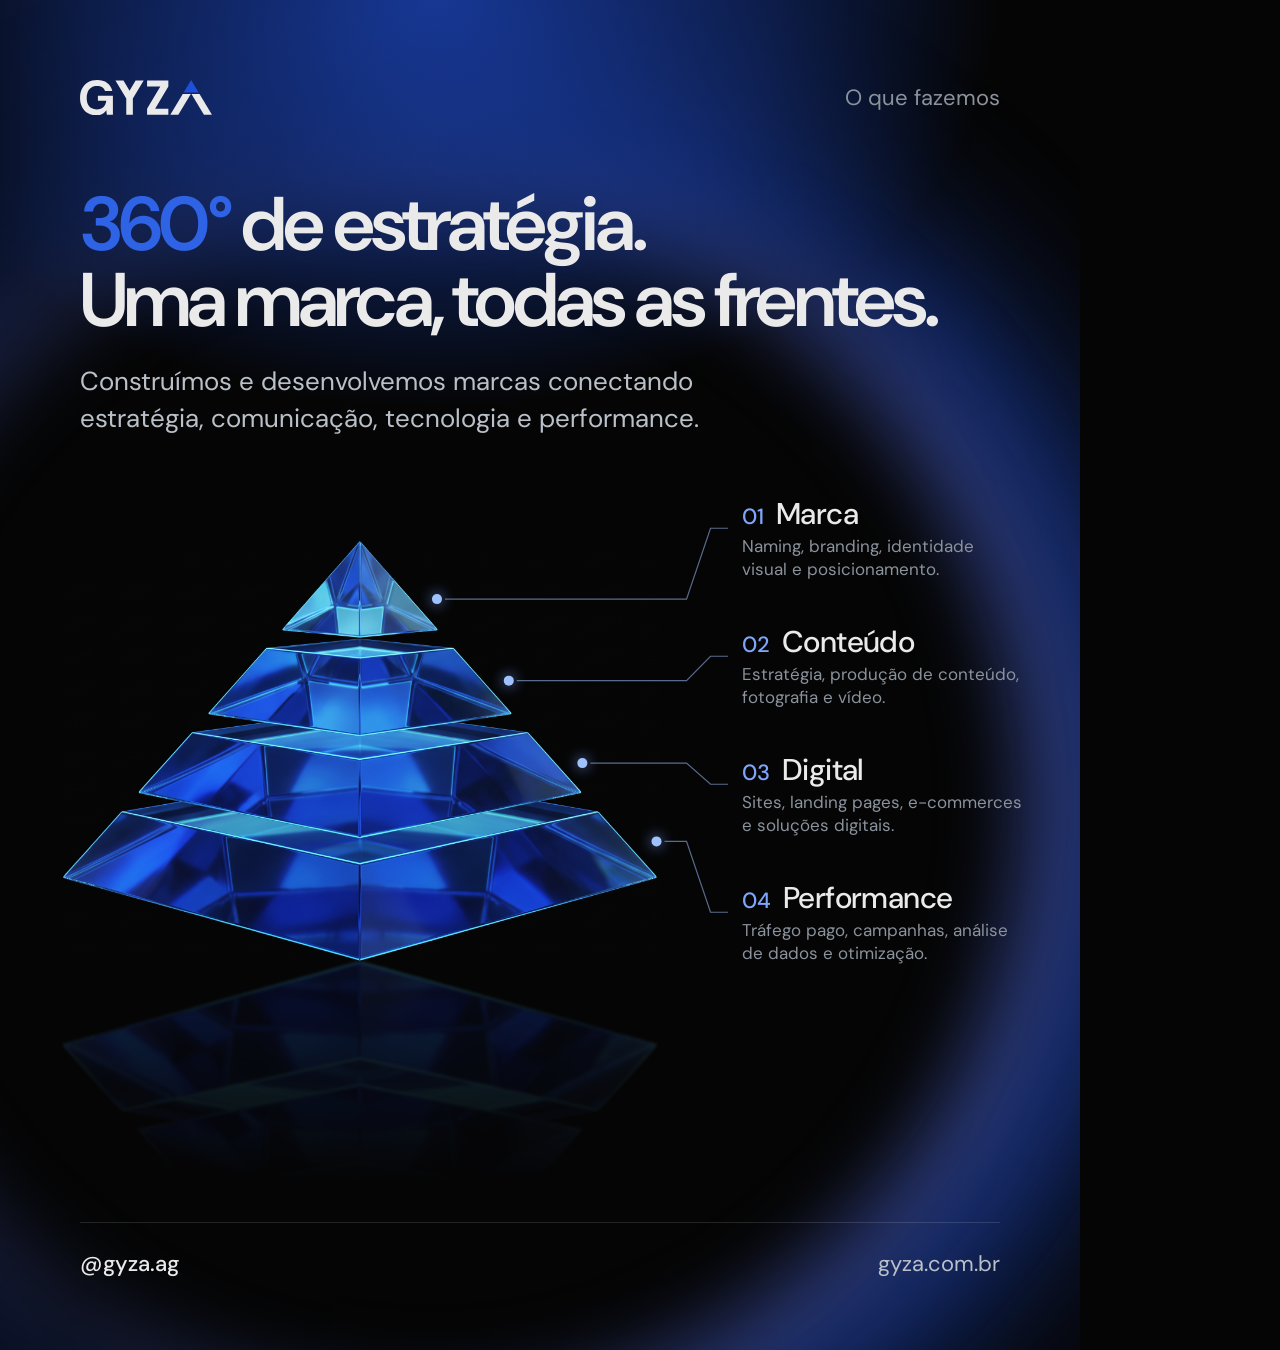
<file: _social/post2.html>
<!doctype html><html><head><meta charset="utf-8"><base href="/"><link rel="stylesheet" href="/_social/base.css">
<style>
.halo { position:absolute; inset:0; overflow:hidden; transform: scaleY(-1); }
.halo i { position:absolute; left:40%; top:-30%; width:1900px; aspect-ratio:1; transform:translateX(-50%); border-radius:50%;
  background: radial-gradient(closest-side, transparent 58%, rgba(90,120,255,.5) 66%, rgba(31,79,216,.5) 72%, rgba(31,79,216,.15) 82%, transparent 92%); filter: blur(30px);
  -webkit-mask-image: linear-gradient(260deg,#000 0%,rgba(0,0,0,.85) 30%,rgba(0,0,0,.3) 62%,rgba(0,0,0,.7) 100%); }
.halo b { position:absolute; left:0; right:0; bottom:0; height:45%; opacity:.7; background: radial-gradient(70% 90% at 40% 100%, rgba(31,79,216,.95), rgba(31,79,216,.45) 45%, transparent 75%); }
h1 { position:relative; z-index:3; margin-top:72px; font-size: 76px; font-weight: 600; line-height: 1; letter-spacing: -.05em; }
h1 em { font-style: normal; color: #2F63E6; }
.sub { position:relative; z-index:3; margin-top:24px; font-size: 26px; color: var(--apoio); line-height:1.4; }
.pyr { position:absolute; z-index:1; left:62px; top:540px; width:596px; mix-blend-mode: screen; }
.pyr img { display:block; width:100%; height:auto; }
.pyr .refl { position:absolute; left:0; top:100%; margin-top:-2px; width:100%; overflow:hidden; height:62%; opacity:.3; filter: blur(1.5px);
  -webkit-mask-image: linear-gradient(#000, transparent 85%); mask-image: linear-gradient(#000, transparent 85%); }
.pyr .refl img { transform: scaleY(-1); }
.shadow { display:none; left:90px; top:1090px; width:500px; height:70px; border-radius:50%; background: radial-gradient(closest-side, rgba(63,107,255,.45), transparent); filter: blur(14px); z-index:0; }
.call { position:absolute; z-index:3; left:0; top:0; }
.call i { position:absolute; left:-5px; top:-5px; width:10px; height:10px; border-radius:50%; background:#9FC2FF; box-shadow:0 0 14px rgba(120,160,255,.9); }
.call s { display:none; }
.links polyline { fill:none; stroke: rgba(159,194,255,.55); stroke-width:1.2; }
.lab { position:absolute; z-index:3; white-space:nowrap; transform: translateY(-34px); }
.lab b { font-size:22px; font-weight:500; color:#7FA6FF; margin-right:12px; }
.lab strong { font-size:30px; font-weight:500; letter-spacing:-.02em; }
.lab em { display:block; font-style:normal; font-size:17px; line-height:1.35; color: var(--cinza); margin-top:2px; }
.call b { font-size:22px; font-weight:500; color:#7FA6FF; margin-right:12px; }
.call strong { font-size:30px; font-weight:500; letter-spacing:-.02em; }
.call em { display:block; font-style:normal; font-size:17px; line-height:1.35; color: var(--cinza); margin-top:2px; }
.foot { position:absolute; z-index:3; left:80px; right:80px; bottom:72px; display:flex; justify-content:space-between; align-items:center; padding-top:26px; border-top:1px solid rgba(234,234,234,.14); font-size:22px; color: var(--apoio); }
.foot b { font-weight:500; color: var(--gelo); }
</style></head><body>
<div class="halo"><i></i><b></b></div>
<div class="frame">
  <div class="top"><svg class="logo" viewBox="0 0 750 200.45"><path d="M91.31,200.45c-18.31,0-34.32-4.12-48.04-12.35-13.71-8.23-24.35-19.78-31.92-34.64C3.78,138.63,0,121.29,0,101.47s3.9-37.41,11.71-52.66c7.830-15.23,19.03-27.17,33.61-35.83C59.9,4.33,77.27,0,97.43,0c22.83,0,41.78,5.45,56.84,16.36,15.06,10.93,24.79,26.09,29.18,45.49h-41.75c-2.82-8.6-7.98-15.32-15.48-20.16-7.48-4.82-17.15-7.23-29.02-7.23-12.59,0-23.3,2.72-32.14,8.17s-15.55,13.18-20.13,23.2c-4.56,10.04-6.84,21.97-6.84,35.8s2.29,25.83,6.87,35.69c4.6,9.84,11.18,17.3,19.74,22.4,8.56,5.09,18.68,7.64,30.34,7.64,17,0,29.86-4.61,38.590-13.82,8.73-9.21,13.94-21.05,15.64-35.52h-47.65v-28.02h85.25v107.12h-34.44l-2.93-24.53c-4.06,5.94-8.8,11-14.2,15.17-5.41,4.19-11.71,7.35-18.91,9.47-7.2,2.14-15.56,3.21-25.08,3.21Z"/><polygon points="262.85 197.13 262.85 105.76 201.28 3.32 246.96 3.32 281.54 60.83 316.1 3.32 361.78 3.32 300.23 105.76 300.23 197.13 262.85 197.13"/><polygon points="381.16 3.32 502.04 3.32 502.04 37.65 426.84 162.8 502.04 162.8 502.04 197.13 381.16 197.13 381.16 162.8 456.35 37.65 381.16 37.65 381.16 3.32"/><polygon points="513.11 197.13 583.91 79.27 629.59 79.27 558.79 197.13 513.11 197.13"/><polygon points="704.31 197.13 633.49 79.27 679.18 79.27 750 197.13 704.31 197.13"/><polygon class="topo" points="588.92 70.96 631.55 0 674.19 70.96 588.92 70.96"/></svg><span>O que fazemos</span></div>
  <h1><em>360°</em> de estratégia.<br>Uma marca, todas as frentes.</h1>
  <p class="sub">Construímos e desenvolvemos marcas conectando<br>estratégia, comunicação, tecnologia e performance.</p>
</div>
<div class="shadow"></div>
<div class="pyr"><img src="/assets/img/piramide-vidro.png" alt=""><div class="refl"><img src="/assets/img/piramide-vidro.png" alt=""></div></div>
<svg class="links" width="1080" height="1350" style="position:absolute;inset:0;z-index:2;pointer-events:none"></svg>
<div class="calls"></div>
<div class="foot"><span><b>@gyza.ag</b></span><span>gyza.com.br</span></div>
<script>
const data = [['01','Marca','Naming, branding, identidade<br>visual e posicionamento.'],['02','Conteúdo','Estratégia, produção de conteúdo,<br>fotografia e vídeo.'],['03','Digital','Sites, landing pages, e-commerces<br>e soluções digitais.'],['04','Performance','Tráfego pago, campanhas, análise<br>de dados e otimização.']];
const wrap = document.querySelector('.calls');
const els = data.map(([n,t,s]) => { const d = document.createElement('div'); d.className='call'; d.innerHTML = '<i></i>'; wrap.appendChild(d); return d; });
const labs = data.map(([n,t,s]) => { const d = document.createElement('div'); d.className='lab'; d.innerHTML = '<b>'+n+'</b><strong>'+t+'</strong><em>'+s+'</em>'; wrap.appendChild(d); return d; });
const svg = document.querySelector('svg.links');
// pontos na silhueta direita de cada fatia (medidos na imagem, 2017 x 1428)
const SIL = [[1181, 200], [1424, 476], [1673, 755], [1924, 1020]];
function place() {
  const img = document.querySelector('.pyr img'), r = img.getBoundingClientRect(), k = r.width / 2017;
  const pts = SIL.map(([x, y]) => [r.left + x * k + 26, r.top + y * k]);
  const ys = pts.map(p => p[1]), mid = (ys[0] + ys[3]) / 2, gap = 128;
  const maxX = Math.max(...pts.map(p => p[0])), kx = maxX + 30, tx = Math.max(742, kx + 46);
  let lines = '';
  pts.forEach(([x, y], i) => {
    const ly = mid + (i - 1.5) * gap;
    els[i].style.transform = 'translate(' + x + 'px,' + y + 'px)';
    labs[i].style.left = tx + 'px'; labs[i].style.top = ly + 'px';
    lines += '<polyline points="' + (x + 8) + ',' + y + ' ' + kx + ',' + y + ' ' + (kx + 24) + ',' + ly + ' ' + (tx - 14) + ',' + ly + '"/>';
  });
  svg.innerHTML = lines;
}
document.querySelector('.pyr img').complete ? place() : document.querySelector('.pyr img').addEventListener('load', place);
</script>
</body></html>
</file>
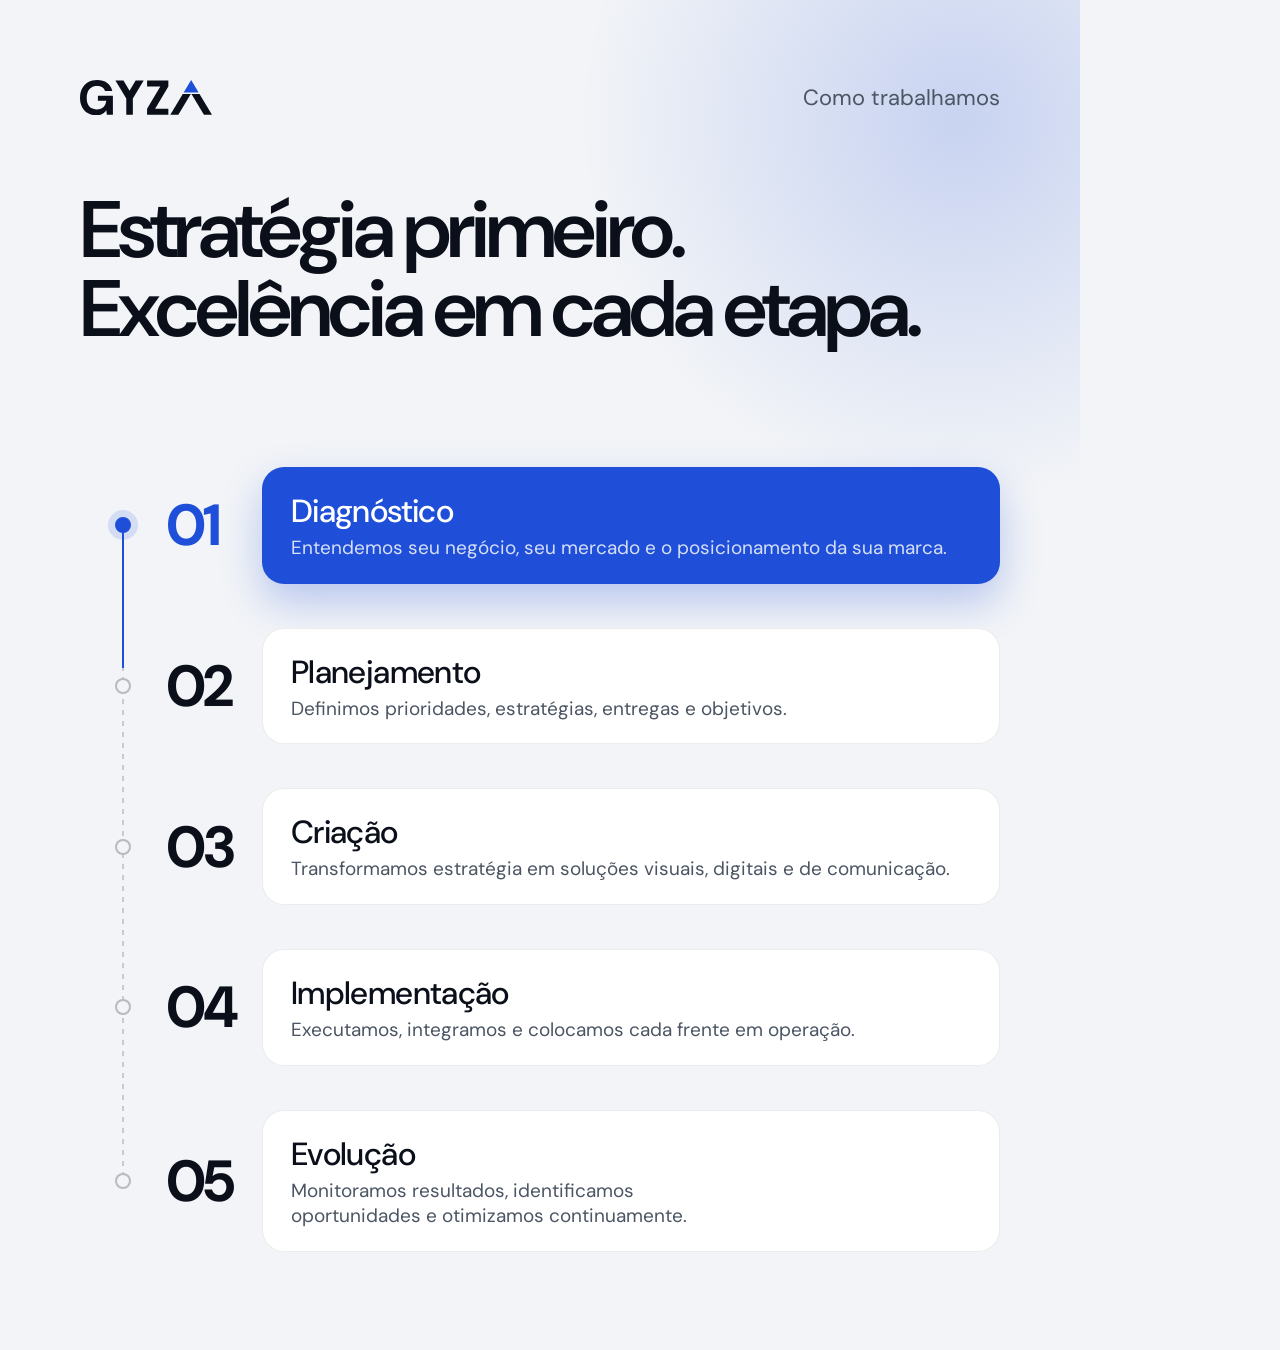
<file: _social/post3.html>
<!doctype html><html><head><meta charset="utf-8"><link rel="stylesheet" href="base.css"><style>
body { background: var(--papel); color: var(--tinta); }
.glow { position:absolute; right:-260px; top:-260px; width:760px; height:760px; border-radius:50%; background: radial-gradient(closest-side, rgba(31,79,216,.20), transparent); }
.logo { color: var(--tinta); }
.top span { color: var(--tinta-2); }
h1 { position:relative; margin-top:76px; font-size: 80px; font-weight: 600; line-height: .98; letter-spacing: -.05em; }
.steps { position:absolute; left:80px; right:80px; bottom:76px; }
.trail { position:absolute; left:42px; top:var(--t0, 58px); bottom:58px; width:2px; background: repeating-linear-gradient(rgba(10,15,26,.18) 0 5px, transparent 5px 11px); }
.trail::before { content:""; position:absolute; left:0; top:0; height:22%; width:2px; background: var(--azul); }
.step { position:relative; display:grid; grid-template-columns: 86px 96px 1fr; align-items:center; padding: 22px 0; }
.dot { width:16px; height:16px; margin-left:35px; border-radius:50%; background: var(--papel); border:2px solid rgba(10,15,26,.25); position:relative; z-index:1; }
.step:nth-child(2) .dot { background: var(--azul); border-color: var(--azul); box-shadow: 0 0 0 7px rgba(31,79,216,.14); }
.n { font-size: 58px; font-weight: 700; letter-spacing: -.05em; line-height: 1; }
.step:nth-child(2) .n { color: var(--azul); }
.card { background:#fff; border:1px solid rgba(10,15,26,.08); border-radius:22px; padding: 22px 28px; }
.card h3 { font-size: 32px; font-weight: 500; letter-spacing: -.02em; }
.card p { font-size: 19px; line-height:1.35; text-wrap: balance; color: var(--tinta-2); margin-top: 3px; }
.step:nth-child(2) .card { background: var(--azul); border-color: transparent; box-shadow: 0 18px 40px rgba(31,79,216,.28); }
.step:nth-child(2) .card h3 { color:#fff; } .step:nth-child(2) .card p { color: rgba(255,255,255,.82); }
</style></head><body>
<div class="glow"></div>
<div class="frame">
  <div class="top"><svg class="logo" viewBox="0 0 750 200.45"><path d="M91.31,200.45c-18.31,0-34.32-4.12-48.04-12.35-13.71-8.23-24.35-19.78-31.92-34.64C3.78,138.63,0,121.29,0,101.47s3.9-37.41,11.71-52.66c7.830-15.23,19.03-27.17,33.61-35.83C59.9,4.33,77.27,0,97.43,0c22.83,0,41.78,5.45,56.84,16.36,15.06,10.93,24.79,26.09,29.18,45.49h-41.75c-2.82-8.6-7.98-15.32-15.48-20.16-7.48-4.82-17.15-7.23-29.02-7.23-12.59,0-23.3,2.72-32.14,8.17s-15.55,13.18-20.13,23.2c-4.56,10.04-6.84,21.97-6.84,35.8s2.29,25.83,6.87,35.69c4.6,9.84,11.18,17.3,19.74,22.4,8.56,5.09,18.68,7.64,30.34,7.64,17,0,29.86-4.61,38.590-13.82,8.73-9.21,13.94-21.05,15.64-35.52h-47.65v-28.02h85.25v107.12h-34.44l-2.93-24.53c-4.06,5.94-8.8,11-14.2,15.17-5.41,4.19-11.71,7.35-18.91,9.47-7.2,2.14-15.56,3.21-25.08,3.21Z"/><polygon points="262.85 197.13 262.85 105.76 201.28 3.32 246.96 3.32 281.54 60.83 316.1 3.32 361.78 3.32 300.23 105.76 300.23 197.13 262.85 197.13"/><polygon points="381.16 3.32 502.04 3.32 502.04 37.65 426.84 162.8 502.04 162.8 502.04 197.13 381.16 197.13 381.16 162.8 456.35 37.65 381.16 37.65 381.16 3.32"/><polygon points="513.11 197.13 583.91 79.27 629.59 79.27 558.79 197.13 513.11 197.13"/><polygon points="704.31 197.13 633.49 79.27 679.18 79.27 750 197.13 704.31 197.13"/><polygon class="topo" points="588.92 70.96 631.55 0 674.19 70.96 588.92 70.96"/></svg><span>Como trabalhamos</span></div>
  <h1>Estratégia primeiro.<br>Excelência em cada etapa.</h1>
  <div class="steps">
    <div class="trail"></div>
    <div class="step"><i class="dot"></i><span class="n">01</span><div class="card"><h3>Diagnóstico</h3><p>Entendemos seu negócio, seu mercado e o posicionamento da sua marca.</p></div></div>
    <div class="step"><i class="dot"></i><span class="n">02</span><div class="card"><h3>Planejamento</h3><p>Definimos prioridades, estratégias, entregas e objetivos.</p></div></div>
    <div class="step"><i class="dot"></i><span class="n">03</span><div class="card"><h3>Criação</h3><p>Transformamos estratégia em soluções visuais, digitais e de comunicação.</p></div></div>
    <div class="step"><i class="dot"></i><span class="n">04</span><div class="card"><h3>Implementação</h3><p>Executamos, integramos e colocamos cada frente em operação.</p></div></div>
    <div class="step"><i class="dot"></i><span class="n">05</span><div class="card"><h3>Evolução</h3><p>Monitoramos resultados, identificamos oportunidades e otimizamos continuamente.</p></div></div>
  </div>
</div>
<script>
// a trilha começa e termina exatamente no centro dos pontos
const steps = document.querySelector('.steps'), dots = steps.querySelectorAll('.dot'), tr = document.querySelector('.trail');
const sr = steps.getBoundingClientRect(), a = dots[0].getBoundingClientRect(), b = dots[dots.length-1].getBoundingClientRect();
tr.style.top = (a.top + a.height/2 - sr.top) + 'px';
tr.style.bottom = (sr.bottom - (b.top + b.height/2)) + 'px';
</script>
</body></html>
</file>
<file: css/style.css>
/* GYZA, site institucional
   Preto sólido, gelo para ler, vidro azul e um azul só. */

@font-face {
  font-family: "DM Sans";
  src: url("../assets/fonts/DMSans-VF-latin.woff") format("woff");
  font-weight: 100 1000;
  font-display: swap;
}

:root {
  --preto: #050505;
  --preto-2: #0B0E14;
  --gelo: #EAEAEA;
  --papel: #F2F4F7;
  --tinta: #0A0F1A;
  --tinta-2: #4B5563;
  --cinza: #8A929C;
  --apoio: #B9C0C8;
  --azul: #1F4FD8;
  --azul-claro: #7FA6FF;   /* o azul da marca clareado, para texto e ponto sobre preto */
  --azul-vivo: #3A66F2;    /* o azul da marca um passo mais aceso, só no hover do botão */
  --luz: var(--azul-claro);
  --raio-secao: 28px;
  --linha: rgba(234, 234, 234, .12);
  --linha-papel: rgba(10, 15, 26, .12);

  --f: "DM Sans", system-ui, sans-serif;
  --fs-hero: clamp(44px, 6.4vw, 108px);
  --fs-h2: clamp(38px, 5.6vw, 92px);
  --fs-mega: clamp(56px, 11vw, 188px);
  --fs-lead: clamp(17px, 1.35vw, 21px);

  --gutter: clamp(20px, 4vw, 56px);
  --max: 1440px;
  --section: clamp(110px, 14vw, 200px);

  --ease: cubic-bezier(.22, .61, .36, 1);
  --ease-out: cubic-bezier(.16, 1, .3, 1);

  /* LP de análise (head-de-arte, 05/11/2026): sinais, cards e formulário */
  --fs-dor: clamp(20px, 16.29px + .952vw, 30px);
  --fs-card-t: clamp(20px, 18.14px + .476vw, 25px);
  --fs-card-p: 16px;
  --fs-num: 13px;
  --fs-label: 14px;
  --fs-nota: 13px;
  --alvo-toque: 44px;
  --raio-card: 24px;
  --raio-chip: 999px;
  --sombra-card: inset 0 1px 0 rgba(255,255,255,.9), 0 1px 2px rgba(10,15,26,.04), 0 12px 32px -12px rgba(10,15,26,.10);
  --sombra-card-hover: inset 0 1px 0 rgba(255,255,255,.9), 0 2px 4px rgba(10,15,26,.05), 0 28px 56px -20px rgba(31,79,216,.28);
  --brilho-azul: 0 0 0 6px rgba(31,79,216,.18), 0 0 28px rgba(31,79,216,.55);
  --dur-1: 160ms; --dur-2: 320ms; --dur-3: 600ms; --dur-4: 900ms;
}

*, *::before, *::after { box-sizing: border-box; }
html { -webkit-text-size-adjust: 100%; scroll-behavior: smooth; scrollbar-gutter: stable; }
body {
  margin: 0;
  background: var(--preto);
  color: var(--gelo);
  font-family: var(--f);
  font-size: 16px;
  line-height: 1.55;
  -webkit-font-smoothing: antialiased;
  overflow-x: hidden;
}
body.is-loading { overflow: hidden; }
a { color: inherit; text-decoration: none; }
h1, h2, h3, h4, p, ul, ol { margin: 0; padding: 0; }
ul, ol { list-style: none; }
::selection { background: var(--azul); color: #fff; }
:focus-visible { outline: 2px solid var(--luz); outline-offset: 4px; border-radius: 4px; }
.wrap { width: 100%; max-width: var(--max); margin: 0 auto; padding: 0 var(--gutter); }

.h2 { font-size: var(--fs-h2); font-weight: 500; line-height: 1; letter-spacing: -.045em; }

.line { display: block; overflow: hidden; padding-bottom: .1em; margin-bottom: -.1em; }
.line > span { display: block; will-change: transform; }

#logo .topo, #simbolo .topo { fill: var(--topo, var(--azul)); stroke: var(--topo-borda, none); stroke-width: 1.6; stroke-linejoin: round; }

/* ---------- Botões ---------- */
.pill {
  --bg: var(--gelo); --fg: var(--preto);
  position: relative;
  display: inline-flex; align-items: center; justify-content: center;
  height: 56px; padding: 0 30px;
  border-radius: 999px;
  background: var(--bg); color: var(--fg);
  font-weight: 500; font-size: 16px; letter-spacing: -.01em;
  overflow: hidden; isolation: isolate;
  transition: color .4s var(--ease);
}
.pill::before {
  content: ""; position: absolute; inset: 0; z-index: -1;
  background: var(--azul); border-radius: inherit;
  transform: translateY(101%);
  transition: transform .5s var(--ease-out);
}
.pill:hover { color: #fff; }
.pill:hover::before { transform: translateY(0); }
.pill span { display: inline-block; }
.pill--small { height: 40px; padding: 0 18px; font-size: 14px; }

/* ---------- Menu em vidro líquido ---------- */
.nav {
  position: fixed; z-index: 50;
  top: 16px; left: 0; right: 0; margin: 0 auto;
  width: fit-content; max-width: calc(100% - 24px);
  display: flex; align-items: center; gap: clamp(20px, 3vw, 44px);
  padding: 7px 7px 7px 22px;
  border-radius: 999px;
  color: var(--gelo);
  background:
    linear-gradient(180deg, rgba(255,255,255,.13), rgba(255,255,255,.03) 55%, rgba(255,255,255,.07)),
    rgba(20, 26, 38, .28);
  backdrop-filter: blur(18px) saturate(190%) brightness(1.08);
  -webkit-backdrop-filter: blur(18px) saturate(190%) brightness(1.08);
  box-shadow:
    inset 0 1px 0 rgba(255,255,255,.35),
    inset 0 -1px 0 rgba(255,255,255,.08),
    inset 0 0 18px rgba(140,170,255,.10),
    0 12px 40px rgba(0,0,0,.35);
  transition: color .4s var(--ease), background .4s var(--ease), translate .6s var(--ease-out), opacity .4s;
}
/* borda com brilho no contorno */
.nav::before {
  content: ""; position: absolute; inset: 0; border-radius: inherit; padding: 1px; pointer-events: none;
  background: linear-gradient(120deg, rgba(255,255,255,.55), rgba(255,255,255,.06) 30%, rgba(160,190,255,.12) 60%, rgba(255,255,255,.45));
  -webkit-mask: linear-gradient(#000 0 0) content-box, linear-gradient(#000 0 0);
  -webkit-mask-composite: xor; mask-composite: exclude;
}
.nav__logo svg { display: block; width: 84px; height: auto; fill: currentColor; --topo: currentColor; }
.nav__links { display: flex; gap: clamp(18px, 2.4vw, 34px); font-size: 14px; }
.nav__links a { opacity: .75; transition: opacity .3s var(--ease); }
.nav__links a:hover { opacity: 1; }
.nav.is-light {
  color: var(--tinta);
  background:
    linear-gradient(180deg, rgba(255,255,255,.75), rgba(255,255,255,.45)),
    rgba(242, 244, 247, .35);
  box-shadow: inset 0 1px 0 rgba(255,255,255,.9), 0 12px 40px rgba(10,15,26,.12);
}
.nav.is-light .pill { --bg: var(--tinta); --fg: #fff; }
.nav.is-hidden { translate: 0 -140%; }
body.is-loading .nav { opacity: 0; }

/* ---------- Abertura ---------- */
.intro { position: fixed; inset: 0; z-index: 60; pointer-events: none; }
.intro__mark {
  position: absolute; left: 0; top: 0;
  width: min(78vw, 1080px); height: auto;
  overflow: visible;
}
.mark__gyz, .mark__a .perna { fill: var(--gelo); }
/* intro: a ponta do A é branca, ver o bloco da ponta no fim do arquivo */
.intro.is-done { display: none; }

/* ---------- 1. Hero ---------- */
.hero {
  position: relative;
  height: 100svh; min-height: 760px;
  overflow: hidden;
  background: var(--preto);
  isolation: isolate;
  text-align: center;
}
/* halo: um arco de luz enorme atrás de tudo */
.hero__halo { position: absolute; inset: 0; z-index: 0; pointer-events: none; }
.hero__halo i {
  position: absolute; left: 50%; top: -38%;
  width: 150vw; aspect-ratio: 1; max-width: 2300px;
  transform: translateX(-50%);
  border-radius: 50%;
  background: radial-gradient(closest-side, transparent 58%, rgba(90,120,255,.55) 66%, rgba(31,79,216,.55) 72%, rgba(31,79,216,.18) 82%, transparent 92%);
  filter: blur(28px);
  -webkit-mask-image: linear-gradient(100deg, #000 0%, rgba(0,0,0,.85) 30%, rgba(0,0,0,.25) 62%, rgba(0,0,0,.6) 100%);
          mask-image: linear-gradient(100deg, #000 0%, rgba(0,0,0,.85) 30%, rgba(0,0,0,.25) 62%, rgba(0,0,0,.6) 100%);
}
.hero__halo b {
  position: absolute; left: 0; right: 0; bottom: 0; height: 60%;
  background:
    radial-gradient(70% 90% at 50% 100%, rgba(31,79,216,.95), rgba(31,79,216,.45) 45%, transparent 75%);
}
.hero__content {
  position: relative; z-index: 3;
  padding-top: clamp(120px, 17vh, 170px);
  display: grid; justify-items: center; gap: 22px;
}
.hero__title {
  font-size: clamp(36px, 4.2vw, 66px); font-weight: 600; line-height: 1.04; letter-spacing: -.04em;
}
.hero__lead { max-width: 600px; text-wrap: balance; font-size: 16px; line-height: 1.55; color: var(--apoio); }

.round {
  width: 50px; height: 50px; border-radius: 50%;
  display: grid; place-items: center;
  background: var(--gelo); color: var(--preto);
  transition: background .4s var(--ease), color .4s var(--ease);
}
.round svg { width: 20px; height: 20px; fill: none; stroke: currentColor; stroke-width: 1.8; stroke-linecap: round; stroke-linejoin: round; }
.round:hover { background: var(--azul); color: #fff; }

/* o nome gigante, cortado pela base da tela */
.hero__mark {
  position: absolute; z-index: 1; left: 50%; bottom: -3.2vw;
  width: 96vw; height: auto;
  transform: translateX(-50%);
  fill: var(--gelo);
}

body.is-loading:not(.is-revealed) .hero__content, body.is-loading .hero__mark { visibility: hidden; }
/* durante a abertura só aparece o logo, mesmo quando a abertura é mais baixa que a tela (celular) */
body.is-loading:not(.is-revealed) main > section:not(.hero), body.is-loading:not(.is-revealed) .footer { visibility: hidden; }
.intro__mark { will-change: transform; }
.hero__halo { will-change: opacity, transform; }

/* ---------- 2. Manifesto ---------- */
.manifesto {
  position: relative; z-index: 2;
  background: var(--papel); color: var(--tinta);
  padding: var(--section) 0;
  overflow: hidden;
  border-radius: var(--raio-secao) var(--raio-secao) 0 0;
}
.manifesto__a {
  position: absolute; right: -12vw; bottom: -18%;
  width: 62vw; max-width: 1150px; height: auto;
  fill: #E1E5EB;
  filter: drop-shadow(0 50px 70px rgba(10,15,26,.10));
}

.w { opacity: .14; }

/* ---------- 3. O que fazemos ---------- */
.servicos { position: relative; z-index: 2; padding: var(--section) 0; background: var(--papel); color: var(--tinta); border-radius: var(--raio-secao) var(--raio-secao) 0 0; }
.servicos__head { display: grid; grid-template-columns: 1fr 1fr; gap: 40px; align-items: end; margin-bottom: clamp(56px, 8vw, 110px); }
.servicos__lead { font-size: var(--fs-lead); color: var(--tinta-2); max-width: 470px; justify-self: end; line-height: 1.5; }
/* ---------- 4. 360 ---------- */
.frentes { position: relative; background: var(--preto); overflow: hidden; }
/* o mesmo halo da abertura, invertido: o arco nasce embaixo e o azul cheio fica no alto */
.frentes__halo { transform: scaleY(-1); }
.frentes__halo i { -webkit-mask-image: linear-gradient(260deg, #000 0%, rgba(0,0,0,.85) 30%, rgba(0,0,0,.25) 62%, rgba(0,0,0,.6) 100%);
                           mask-image: linear-gradient(260deg, #000 0%, rgba(0,0,0,.85) 30%, rgba(0,0,0,.25) 62%, rgba(0,0,0,.6) 100%); }
.frentes__halo b { height: 45%; opacity: .75; }
.frentes__stage {
  position: relative;
  height: 100svh; min-height: 680px;
  display: grid; grid-template-columns: .9fr 1.1fr; align-items: center; gap: 40px;
}
.frentes .h2 { font-size: clamp(40px, 5vw, 84px); }
.frentes__copy { display: grid; gap: 28px; align-content: center; }
.frentes__intro { color: var(--apoio); font-size: var(--fs-lead); max-width: 420px; }
.frentes__panels { display: grid; margin-top: 12px; }
.frente { grid-area: 1 / 1; opacity: 0; pointer-events: none; }
.frente.is-on { pointer-events: auto; }
.frente:first-child { opacity: 1; }
.frente h3 { font-size: clamp(30px, 3vw, 44px); font-weight: 500; letter-spacing: -.035em; line-height: 1; margin-bottom: 14px; }
.frente p { color: var(--apoio); max-width: 420px; margin-bottom: 18px; }
.frente ul { display: flex; flex-wrap: wrap; gap: 8px; max-width: 460px; }
.frente li {
  padding: 7px 14px; border-radius: 999px; font-size: 14px;
  border: 1px solid var(--linha); background: rgba(234,234,234,.03);
}
.pyr-wrap { position: relative; height: 100%; }
.pyr-gl {
  position: absolute; inset: 0; width: 100%; height: 100%;
}
.pyr-poster { position: absolute; inset: 0; width: 100%; height: 100%; object-fit: contain; pointer-events: none; }
.pyr-labels { position: absolute; inset: 0; pointer-events: none; }
.call { position: absolute; left: 0; top: 0; width: 0; will-change: transform, opacity; }
.call__dot {
  position: absolute; left: -3px; top: -3px; width: 6px; height: 6px; border-radius: 50%;
  background: var(--azul-claro); box-shadow: 0 0 10px rgba(127,166,255,.9);
}
.call__line {
  position: absolute; left: 6px; top: 0; height: 1px; width: var(--len, 0px);
  background: linear-gradient(90deg, rgba(127,166,255,.9), rgba(127,166,255,.35));
  transform-origin: left; transform: scaleX(var(--grow, 0));
}
.call__txt {
  position: absolute; left: calc(var(--len, 0px) + 18px); top: 0; transform: translateY(-50%);
  white-space: nowrap; font-size: 14px; line-height: 1.35; color: var(--gelo);
  opacity: var(--grow, 0);
}
.call__txt em { display: block; font-style: normal; color: var(--cinza); font-size: 12px; }

/* ---------- 5. Método ---------- */
.metodo { position: relative; background: var(--papel); color: var(--tinta); }

.metodo__track { position: relative; display: flex; gap: clamp(48px, 5vw, 88px); padding: 0 var(--gutter); align-items: center; width: max-content; will-change: transform; }
.etapa {
  width: clamp(280px, 30vw, 440px); min-height: 330px; padding: 34px;
  border-radius: 24px; background: #fff; border: 1px solid var(--linha-papel);
  display: flex; flex-direction: column;
  position: relative; z-index: 1;
}
/* caminho: uma linha liga as etapas pelo meio, passando por trás dos cards */
.trilha { position: absolute; inset: 0; width: 100%; height: 100%; overflow: visible; pointer-events: none; z-index: 0; }
.trilha path { fill: none; stroke-width: 1.5; }
.trilha__base { stroke: rgba(10,15,26,.16); stroke-dasharray: 4 6; }
.trilha__fill { stroke: var(--azul); stroke-width: 2; }
.trilha circle { fill: var(--papel); stroke: rgba(10,15,26,.22); stroke-width: 1.5; transition: fill .4s, stroke .4s; }
.trilha circle.is-on { fill: var(--azul); stroke: var(--azul); }

.etapa h3 { font-size: 28px; font-weight: 500; letter-spacing: -.03em; margin: 40px 0 10px; }
.etapa p { color: var(--tinta-2); }
/* o primeiro filho do trilho é o svg da trilha: por isso first-of-type */
.etapa:first-of-type { background: var(--tinta); color: #fff; border-color: transparent; }

.etapa:first-of-type p { color: var(--apoio); }

/* ---------- 6. Trabalhos ---------- */
.trabalhos { position: relative; background: var(--preto); padding: var(--section) 0 calc(var(--section) * .6); }
.trabalhos__head { display: grid; grid-template-columns: 1fr 1fr; gap: 40px; align-items: end; margin-bottom: clamp(56px, 8vw, 110px); }
.trabalhos__lead { font-size: var(--fs-lead); color: var(--apoio); max-width: 420px; justify-self: end; }
/* trilho lateral: alinhado à grade do site e vazando para a direita */
.cases {
  --edge: max(var(--gutter), calc((100vw - var(--max)) / 2 + var(--gutter)));
  display: flex; gap: clamp(14px, 1.6vw, 24px);
  overflow-x: auto; overscroll-behavior-x: contain;
  scroll-snap-type: x mandatory; scroll-padding-inline: var(--edge);
  padding: 0 var(--edge);
  scrollbar-width: none;
  cursor: grab;
}
.cases::-webkit-scrollbar { display: none; }
.cases.is-auto { scroll-snap-type: none; }
.cases.is-drag { scroll-snap-type: none; cursor: grabbing; }
.cases.is-drag .case { pointer-events: none; }
.case { flex: 0 0 min(76vw, 1080px); scroll-snap-align: start; }
.case__media {
  position: relative; overflow: hidden;
  border-radius: 28px; aspect-ratio: 16 / 9; width: 100%;
  background: var(--preto-2); border: 1px solid var(--linha);
  user-select: none;
}
.case__img { transition: transform 1.1s var(--ease-out); }
.case--open { cursor: pointer; }
.case--open:hover .case__img { transform: scale(1.035); }
.case__ver {
  /* só o círculo de vidro com a seta; o card inteiro abre o projeto */
  position: absolute; right: 18px; bottom: 18px;
  display: grid; place-items: center;
  width: 54px; height: 54px; padding: 0; border: 0; border-radius: 50%;
  color: var(--gelo);
  background: linear-gradient(180deg, rgba(255,255,255,.22), rgba(255,255,255,.06)), rgba(10,14,24,.36);
  backdrop-filter: blur(14px) saturate(180%); -webkit-backdrop-filter: blur(14px) saturate(180%);
  box-shadow: inset 0 1px 0 rgba(255,255,255,.38), inset 0 -1px 0 rgba(255,255,255,.08), 0 10px 30px rgba(0,0,0,.35);
  cursor: pointer;
  transition: transform .5s var(--ease-out), background .4s var(--ease);
}
.case__ver svg {
  width: 22px; height: 22px;
  fill: none; stroke: currentColor; stroke-width: 2; stroke-linecap: round; stroke-linejoin: round;
  transition: transform .5s var(--ease-out);
}
.case--open:hover .case__ver, .case__ver:focus-visible { transform: scale(1.1); }
.case--open:hover .case__ver svg, .case__ver:focus-visible svg { transform: rotate(45deg); }
.case__ver:focus-visible { outline: 3px solid var(--azul-claro); outline-offset: 3px; border-radius: 50%; }

/* cursor dos cases: círculo azul com a seta, só no computador com mouse */
.case-cursor {
  position: fixed; left: 0; top: 0; z-index: 70; pointer-events: none;
  width: 84px; height: 84px; margin: -42px 0 0 -42px; border-radius: 50%;
  display: grid; place-items: center; color: #fff; background: var(--azul);
  box-shadow: 0 14px 40px -10px rgba(31,79,216,.6);
  opacity: 0; scale: .4; transition: opacity .25s var(--ease), scale .35s var(--ease-out);
}
.case-cursor svg { width: 26px; height: 26px; fill: none; stroke: currentColor; stroke-width: 2; stroke-linecap: round; stroke-linejoin: round; }
.case-cursor.is-on { opacity: 1; scale: 1; }
.tem-case-cursor .cases .case__media, .tem-case-cursor .cases .case__media * { cursor: none; }
body.no-case .cursor { opacity: 0 !important; }
.cases.is-drag ~ .case-cursor, .cases.is-drag .case-cursor { opacity: 0; }

.cases__count { font-size: 14px; color: var(--cinza); font-variant-numeric: tabular-nums; }
.cases__count b { color: var(--gelo); font-weight: 600; }

/* ---------- Projeto aberto ---------- */
.proj { position: fixed; inset: 0; z-index: 80; background: var(--preto); outline: none; }
.proj__scroll { position: absolute; inset: 0; overflow-y: auto; overscroll-behavior: contain; }
.proj__cover { margin: 0; height: 100svh; position: relative; overflow: hidden; }
.proj__cover img { width: 100%; height: 100%; object-fit: cover; display: block; }
.proj__cover::after { content: ""; position: absolute; inset: 0; background: linear-gradient(180deg, rgba(5,5,5,0) 55%, var(--preto)); }
.proj__body { position: relative; margin-top: -18vh; padding-bottom: var(--section); }
.proj__head { display: grid; grid-template-columns: 1.1fr .9fr; gap: 24px 64px; align-items: end; }
.proj__kicker { grid-column: 1 / -1; font-size: 14px; color: var(--luz); letter-spacing: .02em; }
.proj__title { font-size: var(--fs-mega); font-weight: 500; line-height: .92; letter-spacing: -.055em; }
.proj__lead { font-size: var(--fs-lead); color: var(--apoio); max-width: 460px; }
.proj__meta {
  grid-column: 1 / -1; margin: 32px 0 0; padding-top: 24px; border-top: 1px solid var(--linha);
  display: grid; grid-template-columns: repeat(3, 1fr); gap: 20px;
}
.proj__meta dt { font-size: 13px; color: var(--cinza); margin-bottom: 4px; }
.proj__meta dd { margin: 0; font-size: 16px; }
.proj__gal { display: grid; grid-template-columns: 1fr 1fr; gap: clamp(10px, 1.4vw, 20px); margin-top: clamp(64px, 9vw, 130px); }
.proj__gal img { width: 100%; height: auto; display: block; border-radius: 20px; background: var(--preto-2); }
.proj__gal .is-wide { grid-column: 1 / -1; }
/* fotos de formatos variados: corte único por linha para a grade ficar alinhada */
.proj__gal.is-crop img { height: 100%; aspect-ratio: 4 / 5; object-fit: cover; }
.proj__gal.is-crop img.is-wide { aspect-ratio: 16 / 9; }
.proj__txt { grid-column: 1 / -1; display: grid; grid-template-columns: 1fr 1fr; gap: 24px 64px; padding: clamp(48px, 7vw, 110px) 0; }
.proj__txt h3 { font-size: clamp(28px, 3.4vw, 52px); font-weight: 500; letter-spacing: -.04em; line-height: 1; }
.proj__txt p { font-size: var(--fs-lead); color: var(--apoio); max-width: 520px; }
.proj__end { margin-top: clamp(72px, 10vw, 150px); padding-top: 40px; border-top: 1px solid var(--linha); display: flex; flex-wrap: wrap; gap: 28px; align-items: center; justify-content: space-between; }
.proj__end p { font-size: clamp(26px, 3vw, 44px); font-weight: 500; letter-spacing: -.04em; line-height: 1.05; }
.proj__ctas { display: flex; align-items: center; gap: 28px; }
.proj__close {
  position: absolute; top: 18px; right: 18px; z-index: 2;
  width: 44px; height: 44px; border-radius: 50%; display: grid; place-items: center;
  color: var(--gelo); cursor: pointer;
  background: rgba(5,5,5,.72); border: 1px solid rgba(234,234,234,.4);
  -webkit-backdrop-filter: blur(8px); backdrop-filter: blur(8px);
  transition: background .35s var(--ease), color .35s var(--ease), border-color .35s var(--ease), transform .5s var(--ease-out);
}
.proj__close:hover { background: var(--gelo); color: var(--preto); border-color: var(--gelo); transform: rotate(90deg); }
.proj__close:focus:not(:focus-visible) { outline: none; }
.proj__close svg { width: 16px; height: 16px; fill: none; stroke: currentColor; stroke-width: 2; stroke-linecap: round; }
body.is-proj { overflow: hidden; }
body.is-proj .nav, body.is-proj .nav__menu, body.is-proj .cta-grupo { opacity: 0; pointer-events: none; visibility: hidden; }
/* card sem página (só imagem): não parece clicável */
.case:not(.case--open) .case__media { cursor: grab; }
.case__info { min-height: 1px; }

.case__img { position: absolute; inset: 0; width: 100%; height: 100%; object-fit: cover; display: block; }
.case__info { display: grid; grid-template-columns: 1fr auto auto; gap: 24px; align-items: baseline; padding: 18px 6px 0; }
.case__info h3 { font-size: 22px; font-weight: 500; letter-spacing: -.02em; }
.case__info p { color: var(--apoio); }
.case__info span { color: var(--cinza); font-size: 14px; }

/* ---------- 7. Orçamento ---------- */
.orcamento {
  position: relative; z-index: 2;
  background: var(--azul); color: #fff;
  padding: var(--section) 0;
  border-radius: var(--raio-secao) var(--raio-secao) 0 0;
}
.orcamento__inner { display: grid; grid-template-columns: .9fr 1.1fr; gap: clamp(40px, 6vw, 96px); align-items: start; }
.orcamento__copy { display: grid; gap: 24px; justify-items: start; position: sticky; top: 120px; }
.orcamento__title { font-size: clamp(46px, 6.4vw, 108px); font-weight: 500; line-height: .95; letter-spacing: -.05em; }
.orcamento__lead { font-size: var(--fs-lead); color: rgba(255,255,255,.78); max-width: 420px; }
.orcamento__wa { --bg: #fff; --fg: var(--tinta); gap: 10px; }
.orcamento__wa::before { background: var(--tinta); }
.orcamento__wa svg { width: 20px; height: 20px; fill: none; stroke: currentColor; stroke-width: 1.6; stroke-linejoin: round; }
.form {
  background: #fff; color: var(--tinta);
  border-radius: 32px; padding: clamp(24px, 3vw, 44px);
  display: grid; gap: 18px;
  box-shadow: 0 40px 80px rgba(5, 10, 40, .35);
}
.form__row { display: grid; grid-template-columns: 1fr 1fr; gap: 14px; }
.field { display: grid; gap: 6px; font-size: 13px; font-weight: 500; color: var(--tinta-2); }
.field input {
  height: 52px; padding: 0 20px;
  border-radius: 999px; border: 1px solid rgba(10,15,26,.18);
  font: inherit; font-size: 16px; font-weight: 400; color: var(--tinta);
  background: var(--papel);
  transition: border-color .25s, background .25s;
}
.field input:focus { outline: none; border-color: var(--azul); background: #fff; }
.field input.is-error { border-color: #BC3326; }

.pill--blue { --bg: var(--azul); --fg: #fff; border: 0; cursor: pointer; width: 100%; margin-top: 8px; font-family: inherit; }
.pill--blue::before { background: var(--tinta); }
.form__note { font-size: 12px; color: var(--tinta-2); text-align: center; }
.form__note.is-error { color: #BC3326; }

/* ---------- Rodapé ---------- */
.footer { position: relative; background: var(--preto); overflow: hidden; padding-top: clamp(80px, 10vw, 140px); margin-top: calc(-1 * var(--raio-secao)); border-radius: var(--raio-secao) var(--raio-secao) 0 0; z-index: 3; }
.footer__top {
  position: relative; display: flex; align-items: center; justify-content: space-between; gap: 32px; flex-wrap: wrap;
  padding-bottom: clamp(40px, 5vw, 64px); margin-bottom: clamp(40px, 5vw, 64px);
  border-bottom: 1px solid var(--linha);
}
.footer__sig { font-size: clamp(28px, 3vw, 46px); font-weight: 500; letter-spacing: -.035em; line-height: 1.1; max-width: 18ch; }
.footer__cols { position: relative; display: grid; grid-template-columns: 1fr 1fr 1fr; gap: 40px; margin-bottom: clamp(60px, 8vw, 110px); }
.footer__cols h4, .footer__cols .footer__h { font-size: 13px; font-weight: 500; color: var(--cinza); margin-bottom: 16px; }
.footer__cols > div > a:not(.fi) { display: block; color: var(--apoio); padding: 4px 0; transition: color .3s var(--ease); }
.footer__cols > div > a:not(.fi):hover { color: var(--gelo); }
.fi { display: flex; align-items: center; gap: 14px; padding: 8px 0; color: var(--apoio); }
.fi i {
  flex: none; width: 44px; height: 44px; border-radius: 50%;
  display: grid; place-items: center;
  background: linear-gradient(160deg, rgba(255,255,255,.10), rgba(255,255,255,.02));
  box-shadow: inset 0 1px 0 rgba(255,255,255,.18), inset 0 0 0 1px rgba(255,255,255,.08);
  transition: background .35s var(--ease), box-shadow .35s var(--ease);
}
.fi svg { width: 20px; height: 20px; fill: none; stroke: var(--gelo); stroke-width: 1.5; stroke-linecap: round; stroke-linejoin: round; }
.fi svg .dot { fill: var(--gelo); stroke: none; }
.fi > span { display: grid; line-height: 1.35; font-size: 14px; }
.fi b { font-weight: 500; color: var(--gelo); font-size: 15px; }
a.fi:hover i { background: var(--azul); box-shadow: inset 0 1px 0 rgba(255,255,255,.3), 0 8px 24px rgba(31,79,216,.45); }
.footer__mark { position: relative; display: block; width: calc(100% - 2 * var(--gutter)); max-width: calc(var(--max) - 2 * var(--gutter)); margin: 0 auto; height: auto; fill: var(--gelo); }
.footer__legal { display: flex; justify-content: space-between; padding-top: 22px; padding-bottom: 26px; font-size: 13px; color: var(--cinza); }

/* ---------- Cursor ---------- */
.cursor {
  position: fixed; left: 0; top: 0; z-index: 100;
  width: 8px; height: 8px; margin: -4px 0 0 -4px;
  border-radius: 50%; background: var(--gelo);
  box-shadow: 0 0 0 1px rgba(5,5,5,.35);
  pointer-events: none;
  transition: width .3s var(--ease-out), height .3s var(--ease-out), margin .3s var(--ease-out);
  opacity: 0;
}
.cursor.is-big { width: 0; height: 0; margin: 0; }
@media (hover: none) { .cursor { display: none; } }

/* ---------- Responsivo ---------- */
@media (max-width: 900px) {
  .nav { gap: 16px; padding-left: 18px; }
  .nav__links { display: none; }
  .nav__logo svg { width: 74px; }
  /* celular: a abertura acompanha o conteúdo e o nome fica logo abaixo do botão, encoberto pela seção clara */
  .nav { backdrop-filter: blur(12px); -webkit-backdrop-filter: blur(12px); }
  .hero__halo i { filter: blur(18px); }
  .hero { height: auto; min-height: 0; padding-bottom: calc(120vw * 200.45 / 750 * 1.02 + 30px); }
  .hero__title { font-size: min(7.4vw, 32px); letter-spacing: -.045em; }
  .hero__content { padding-top: 132px; }
  .hero__mark { width: 120vw; bottom: 2vw; }
  .servicos { margin-top: -18px; }
  .orcamento__inner { grid-template-columns: 1fr; }
  .orcamento__copy { position: static; }
  .form__row { grid-template-columns: 1fr; }
  .servicos__head, .trabalhos__head { grid-template-columns: 1fr; gap: 20px; }
  .servicos__lead, .trabalhos__lead { justify-self: start; }
  .frentes__stage { grid-template-columns: 1fr; grid-template-rows: auto 1fr; height: 100svh; padding-top: 96px; gap: 0; align-items: start; }
  .frentes__copy { gap: 16px; }
  .frentes__intro { display: none; }
  .frentes__copy .h2 { font-size: clamp(36px, 10vw, 48px); }
  .frente p { font-size: 15px; margin-bottom: 14px; }
  .frente li { font-size: 13px; padding: 6px 12px; }
  .call__txt { font-size: 14px; }
  .call__txt em { font-size: 12px; }
  .pyr-wrap { align-self: stretch; }

  .metodo__track { width: auto; flex-direction: column; align-items: stretch; margin-top: 44px; }
  .etapa { width: 100%; min-height: 0; }
  .etapa h3 { margin-top: 26px; }
  .metodo__track { padding: 0 var(--gutter); }
  .case { flex-basis: 84vw; }
  .case__media { aspect-ratio: 4 / 3; border-radius: 22px; }
  .case__ver { right: 14px; bottom: 14px; width: 52px; height: 52px; }

  /* celular: capa do projeto inteira, sem zoom (Vitor, 06/11/2026) */
  .proj__cover { height: auto; } .proj__cover img { height: auto; }
  .proj__body { margin-top: -6vh; }
  .proj__head, .proj__txt { grid-template-columns: 1fr; }
  .proj__title { font-size: clamp(48px, 15vw, 72px); }
  .proj__meta { grid-template-columns: 1fr 1fr; }
  .proj__gal { grid-template-columns: 1fr; }
  .proj__gal img { border-radius: 14px; }
  .proj__ctas { flex-wrap: wrap; }
  .proj__close { top: 14px; right: 14px; width: 46px; height: 46px; }
  .case__info { grid-template-columns: 1fr auto; }
  .case__info p { grid-column: 1 / -1; grid-row: 2; }
  .footer__cols { grid-template-columns: 1fr; gap: 28px; }
}

@media (prefers-reduced-motion: reduce) {
  html { scroll-behavior: auto; }
  *, *::before, *::after { animation: none !important; transition: none !important; }
  .w { opacity: 1; }
}

/* teste: botão de orçamento fixo embaixo da tela */
.cta-baixo {
  position: fixed; left: 50%; bottom: 24px; z-index: 60;
  translate: -50% 0; height: 52px; padding: 0 28px;
  box-shadow: 0 10px 30px rgba(10, 20, 60, .28), 0 0 0 1px rgba(255,255,255,.12);
  transition: color .4s var(--ease), opacity .4s var(--ease), translate .5s var(--ease-out);
}
body.is-loading .cta-baixo { opacity: 0; translate: -50% 20px; }
@media (max-width: 600px) { .cta-baixo { bottom: 16px; width: calc(100% - 32px); } }

/* teste: topo sem cápsula de vidro, só a marca, centralizada; o triângulo do logo na cor das letras (como no painel) */
/* computador: cápsula de vidro de volta em volta do menu, igual ao site oficial (pedido do Vitor); celular segue sem cápsula */
@media (max-width: 900px) {
  .nav, .nav.is-light { background: none; box-shadow: none; backdrop-filter: none; -webkit-backdrop-filter: none; padding: 6px 0; }
  .nav::before { display: none; }
}
.nav__logo { --topo: currentColor; }
.nav__logo svg { width: 96px; }
@media (max-width: 900px) { .nav { padding: 6px 0; } .nav__logo svg { width: 88px; } }
/* teste: botão de baixo em vidro líquido (o mesmo vidro que o menu do topo tinha) */
.cta-baixo {
  --fg: var(--gelo);
  color: var(--gelo);
  background:
    linear-gradient(180deg, rgba(255,255,255,.16), rgba(255,255,255,.04) 55%, rgba(255,255,255,.08)),
    rgba(20, 26, 38, .45);
  backdrop-filter: blur(18px) saturate(190%) brightness(1.08);
  -webkit-backdrop-filter: blur(18px) saturate(190%) brightness(1.08);
  box-shadow:
    inset 0 1px 0 rgba(255,255,255,.35),
    inset 0 -1px 0 rgba(255,255,255,.08),
    inset 0 0 18px rgba(140,170,255,.10),
    0 12px 40px rgba(0,0,0,.35);
}
.cta-baixo::after {
  content: ""; position: absolute; inset: 0; border-radius: inherit; padding: 1px; pointer-events: none;
  background: linear-gradient(120deg, rgba(255,255,255,.55), rgba(255,255,255,.06) 30%, rgba(160,190,255,.12) 60%, rgba(255,255,255,.45));
  -webkit-mask: linear-gradient(#000 0 0) content-box, linear-gradient(#000 0 0);
  -webkit-mask-composite: xor; mask-composite: exclude;
}
.cta-baixo.is-light {
  --fg: var(--tinta); color: var(--tinta);
  background: linear-gradient(180deg, rgba(255,255,255,.75), rgba(255,255,255,.45)), rgba(242, 244, 247, .35);
  box-shadow: inset 0 1px 0 rgba(255,255,255,.9), 0 12px 40px rgba(10,15,26,.16);
}
.cta-baixo.is-light:hover { color: #fff; }

/* botão de baixo: vidro líquido mais transparente, com reflexo que segue o mouse e a rolagem */
.cta-baixo {
  --gx: 50%; --gy: 0%; --brilho: .32;
  background:
    radial-gradient(120px 60px at var(--gx) var(--gy), rgba(255,255,255,var(--brilho)), transparent 70%),
    linear-gradient(180deg, rgba(255,255,255,.14), rgba(255,255,255,.02) 50%, rgba(255,255,255,.06)),
    rgba(18, 24, 40, .3);
  backdrop-filter: blur(14px) saturate(210%) contrast(1.05);
  -webkit-backdrop-filter: blur(14px) saturate(210%) contrast(1.05);
  box-shadow:
    inset 0 1px 0 rgba(255,255,255,.45),
    inset 0 -1px 0 rgba(255,255,255,.10),
    inset 0 0 22px rgba(150,180,255,.14),
    0 10px 34px rgba(0,0,0,.28);
  text-shadow: 0 1px 10px rgba(0,0,0,.45);
  transition: color .4s var(--ease), opacity .4s var(--ease), translate .5s var(--ease-out), scale .35s var(--ease-out), box-shadow .4s var(--ease);
}
.cta-baixo:hover { scale: 1.04; box-shadow: inset 0 1px 0 rgba(255,255,255,.55), inset 0 0 26px rgba(150,180,255,.22), 0 14px 44px rgba(30,70,220,.35); }
.cta-baixo.is-light {
  background:
    radial-gradient(120px 60px at var(--gx) var(--gy), rgba(255,255,255,.7), transparent 70%),
    linear-gradient(180deg, rgba(255,255,255,.55), rgba(255,255,255,.25)),
    rgba(242, 244, 247, .18);
  text-shadow: none;
}
@media (prefers-reduced-motion: reduce) { .cta-baixo, .cta-baixo:hover { scale: 1; } }
/* botão de baixo escondido no formulário */
.cta-baixo.is-off { opacity: 0; translate: -50% 140%; pointer-events: none; }

/* CTA de baixo em destaque: vidro líquido tingido no azul da marca, brilho que respira e seta */
.cta-baixo, .cta-baixo.is-light {
  --fg: #fff; color: #fff; gap: 10px; padding: 0 22px 0 30px;
  background:
    radial-gradient(140px 70px at var(--gx) var(--gy), rgba(255,255,255,.38), transparent 70%),
    linear-gradient(180deg, rgba(255,255,255,.22), rgba(255,255,255,0) 55%),
    rgba(31, 79, 216, .8);
  backdrop-filter: blur(14px) saturate(200%);
  -webkit-backdrop-filter: blur(14px) saturate(200%);
  box-shadow:
    inset 0 1px 0 rgba(255,255,255,.55),
    inset 0 -1px 0 rgba(255,255,255,.12),
    inset 0 0 20px rgba(160,190,255,.25),
    0 10px 30px rgba(31,79,216,.45),
    0 0 0 0 rgba(31,79,216,.5);
  text-shadow: 0 1px 6px rgba(10,20,80,.35);
  animation: cta-respira 3.2s ease-in-out infinite;
}
.cta-baixo::before { background: var(--azul-vivo); }
.cta-baixo:hover, .cta-baixo.is-light:hover { color: #fff; scale: 1.05; animation: none;
  box-shadow: inset 0 1px 0 rgba(255,255,255,.6), inset 0 0 24px rgba(180,205,255,.3), 0 14px 44px rgba(31,79,216,.6); }

@keyframes cta-respira {
  0%, 100% { box-shadow: inset 0 1px 0 rgba(255,255,255,.55), inset 0 -1px 0 rgba(255,255,255,.12), inset 0 0 20px rgba(160,190,255,.25), 0 10px 30px rgba(31,79,216,.45), 0 0 0 0 rgba(58,102,242,.45); }
  50%      { box-shadow: inset 0 1px 0 rgba(255,255,255,.55), inset 0 -1px 0 rgba(255,255,255,.12), inset 0 0 20px rgba(160,190,255,.25), 0 12px 38px rgba(31,79,216,.6), 0 0 0 10px rgba(58,102,242,0); }
}
@media (prefers-reduced-motion: reduce) { .cta-baixo { animation: none; } }

/* ---------- revisão de acabamento (head-de-arte, 05/11/2026) ---------- */
/* passagens: as seções claras têm o canto de 28 px em cima e embaixo; o preto do fundo aparece nos cantos e casa com a seção escura vizinha */
.servicos, .metodo { border-radius: var(--raio-secao); }

/* topo: some ao descer e volta ao subir. O !important vence o estilo em linha que o GSAP grava na entrada (translate: none) */
.nav { transition: transform .6s var(--ease-out), opacity .4s, color .4s var(--ease); }
.nav.is-hidden { transform: translateY(-160%) !important; opacity: 0; }
/* depois da abertura, só a marca */
.nav__links { transition: opacity .3s var(--ease); }
/* campo "Outros": escondido de verdade até ser marcado */
.field[hidden] { display: none; }

/* botão de baixo: centrado sem translate. O efeito magnético do GSAP grava translate: none em linha e,
   com o -50% antigo, o botão pulava meio botão para a direita no hover (medido: x 589 para 720) */
.cta-baixo { left: 0; right: 0; margin-inline: auto; width: fit-content; translate: none; }
body.is-loading .cta-baixo { translate: 0 20px !important; }
.cta-baixo.is-off { translate: 0 140% !important; }
@media (max-width: 600px) { .cta-baixo { width: calc(100% - 32px); } }

/* título novo de O que fazemos: 2 linhas no computador (com 1fr 1fr "procurou" caía sozinho na 2ª linha) */
.servicos__head { grid-template-columns: 1.35fr 1fr; }
@media (max-width: 900px) { .servicos__head { grid-template-columns: 1fr; } }

/* cases: legenda discreta embaixo de cada imagem (nome do cliente e o que foi feito); serve para quantos cases entrarem */
.case__info { grid-template-columns: 1fr auto; padding: 16px 4px 0; }
.case__info h3 { font-size: clamp(18px, 1.5vw, 22px); font-weight: 500; letter-spacing: -.02em; color: var(--gelo); }
.case__info p { font-size: 15px; color: var(--apoio); }
@media (max-width: 900px) { .case__info { gap: 4px; padding-top: 12px; } }
/* trilho lateral: sem o respiro dos cards empilhados; a legenda fica logo abaixo da imagem */

/* ---------- celular: menu de 3 pontinhos (estudo do bddb.ag em 390: painel de tela cheia que abre em clip-path, 760 ms, curva .2 .7 0 1; lista numerada grande com linha fina) ---------- */
.nav__menu, .mmenu { display: none; }
@media (max-width: 900px) {
  .nav { width: calc(100% - 24px); justify-content: center; }
  .nav__menu {
    display: grid; place-items: center;
    position: absolute; right: 0; top: 50%; translate: 0 -50%;
    width: 48px; height: 48px; padding: 0; margin: 0;
    border: 0; border-radius: 50%; background: none; color: inherit; cursor: pointer;
    -webkit-tap-highlight-color: transparent;
  }
  .nav__menu:focus-visible { outline: 2px solid var(--azul-claro); outline-offset: 0; }
  /* 3 pontinhos com a altura das letras do logo */
  .nav__pontos, .nav__x { grid-area: 1 / 1; display: flex; align-items: center; justify-content: center; gap: 4px; width: 24px; height: 24px; }
  .nav__pontos i { width: 5px; height: 5px; border-radius: 50%; background: currentColor; transition: transform .45s var(--ease-out), opacity .3s; }
  .nav__x { position: relative; }
  .nav__x i { position: absolute; left: 1px; right: 1px; top: 50%; height: 2px; margin-top: -1px; border-radius: 2px; background: currentColor; transform: rotate(0) scaleX(0); transition: transform .45s var(--ease-out); }
  .menu-aberto .nav__pontos i { opacity: 0; transform: scale(.2); }
  .menu-aberto .nav__pontos i:first-child { transform: translateX(9px) scale(.2); }
  .menu-aberto .nav__pontos i:last-child { transform: translateX(-9px) scale(.2); }
  .menu-aberto .nav__x i:first-child { transform: rotate(45deg) scaleX(1); transition-delay: .08s; }
  .menu-aberto .nav__x i:last-child { transform: rotate(-45deg) scaleX(1); transition-delay: .14s; }

  /* com o menu aberto o topo fica claro sobre o preto e não some */
  .menu-aberto .nav, .menu-aberto .nav.is-light { color: var(--gelo); }
  .menu-aberto .nav.is-hidden { transform: none !important; opacity: 1; }
  .menu-aberto .cta-baixo { opacity: 0; pointer-events: none; translate: 0 140% !important; }
  html.menu-aberto { overflow: hidden; }

  .mmenu {
    display: block; position: fixed; inset: 0; z-index: 49;
    background:
      radial-gradient(90% 55% at 100% 0%, rgba(31,79,216,.42), rgba(31,79,216,0) 70%),
      var(--preto);
    color: var(--gelo);
    overflow-y: auto; overscroll-behavior: contain;
    clip-path: circle(0 at calc(100% - 36px) 40px);
    visibility: hidden;
    transition: clip-path .5s cubic-bezier(.6, 0, .4, 1), visibility 0s linear .5s;
  }
  .mmenu.is-open { clip-path: circle(150% at calc(100% - 36px) 40px); visibility: visible; transition: clip-path .76s cubic-bezier(.2, .7, 0, 1), visibility 0s; }
  /* enxuto (Vitor, 06/11/2026): 4 links em tamanho moderado com linha fina, e no pé só os dois botões */
  .mmenu__inner { min-height: 100%; display: flex; flex-direction: column; padding: calc(96px + env(safe-area-inset-top, 0px)) var(--gutter) calc(32px + env(safe-area-inset-bottom, 0px)); }
  .mmenu__links { display: grid; border-top: 1px solid var(--linha); }
  .mmenu__links a { display: flex; align-items: center; min-height: 56px; padding: 0; border-bottom: 1px solid var(--linha); }
  .mmenu__t { display: block; overflow: hidden; padding-bottom: .08em; }
  .mmenu__t > span { display: block; font-size: 22px; font-weight: 500; line-height: 1.2; letter-spacing: -.02em; }
  .mmenu__pe { margin-top: auto; padding-top: 32px; display: grid; gap: 12px; }
  .mmenu__cta { --bg: var(--azul); --fg: #fff; width: 100%; height: 52px; justify-content: center; font-weight: 500; }
  .mmenu__cta::before { background: var(--azul-vivo); }

  /* entrada: as palavras sobem por trás da linha, uma depois da outra; o pé aparece por último */
  .mmenu__t > span { transform: translateY(105%); transition: transform .5s var(--ease-out); }
  .mmenu__pe { opacity: 0; transition: opacity .3s; }
  .mmenu.is-open .mmenu__t > span { transform: none; transition: transform .9s var(--ease-out) calc(.18s + var(--i) * .06s); }
  .mmenu.is-open .mmenu__pe { opacity: 1; transition: opacity .6s var(--ease) calc(.3s + var(--i) * .06s); }
}
@media (max-width: 900px) and (prefers-reduced-motion: reduce) {
  .mmenu, .mmenu.is-open { clip-path: none; }
  .mmenu__t > span { transform: none; }
  .mmenu__pe { opacity: 1; }
}

/* ---------- 7. Quem somos: título à esquerda, dois retratos 4:5 em degrau (estúdio), seção clara entre os cases e o orçamento ---------- */
.equipe { position: relative; z-index: 2; background: var(--papel); color: var(--tinta); padding: var(--section) 0; border-radius: var(--raio-secao); }
.equipe__grid { display: grid; grid-template-columns: 1fr 1fr 1fr; gap: clamp(20px, 2.4vw, 36px); align-items: start; }
.equipe__head { display: grid; gap: 28px; position: sticky; top: 120px; padding-right: clamp(0px, 2vw, 32px); }
.equipe__lead { font-size: var(--fs-lead); color: var(--tinta-2); max-width: 34ch; }
.pessoa:last-child { margin-top: clamp(64px, 9vw, 140px); }
/* espaço reservado por baixo da foto: se o arquivo faltar, aparecem o degradê e as iniciais */
.pessoa__foto {
  position: relative; margin: 0 0 22px; aspect-ratio: 4 / 5; overflow: hidden;
  border-radius: 24px;
  background:
    radial-gradient(130% 80% at 100% 100%, var(--azul), rgba(31,79,216,.45) 40%, rgba(31,79,216,0) 72%),
    linear-gradient(180deg, var(--preto-2), var(--preto));
}
.pessoa:last-child .pessoa__foto { background:
    radial-gradient(130% 80% at 0% 100%, var(--azul), rgba(31,79,216,.45) 40%, rgba(31,79,216,0) 72%),
    linear-gradient(180deg, var(--preto-2), var(--preto)); }
.pessoa__foto::before {
  content: attr(data-ini); position: absolute; left: 8%; bottom: 4%;
  font-size: clamp(96px, 13vw, 190px); font-weight: 500; letter-spacing: -.06em; line-height: .8; color: var(--gelo);
}
.pessoa__foto img { position: absolute; inset: 0; width: 100%; height: 100%; object-fit: cover; display: block; transition: transform 1.2s var(--ease-out); }
.pessoa:hover .pessoa__foto img { transform: scale(1.03); }
.pessoa__papel { font-size: 15px; font-weight: 500; color: var(--azul); margin-bottom: 6px; }
.pessoa__nome { font-size: clamp(28px, 2.6vw, 40px); font-weight: 500; letter-spacing: -.04em; line-height: 1.05; margin-bottom: 12px; }
.pessoa__txt { color: var(--tinta-2); max-width: 38ch; }
@media (max-width: 900px) {
  .equipe__grid { grid-template-columns: 1fr; gap: 0; }
  .equipe__head { position: static; padding: 0; margin-bottom: 44px; gap: 20px; }
  .pessoa + .pessoa, .pessoa:last-child { margin-top: 56px; }
  .pessoa__foto { border-radius: 20px; }
}
@media (prefers-reduced-motion: reduce) { .pessoa:hover .pessoa__foto img { transform: none; } }
/* Quem somos no computador: cabeçalho na largura toda (como as outras seções) e os dois retratos nas colunas da direita, em degrau */
@media (min-width: 901px) {
  .equipe__head { grid-column: 1 / -1; position: static; grid-template-columns: 1.35fr 1fr; gap: 40px; align-items: end; padding: 0; margin-bottom: clamp(56px, 7vw, 100px); }
  .equipe__lead { justify-self: end; max-width: 420px; }
  .pessoa:nth-of-type(1) { grid-column: 2; }
  .pessoa:nth-of-type(2) { grid-column: 3; }
}

/* topo no computador: ao esconder os links eles também fecham o espaço, para a marca ficar no centro */
@media (min-width: 901px) {
  .nav__links { max-width: 640px; overflow: hidden; white-space: nowrap; transition: opacity .3s var(--ease), max-width .6s var(--ease-out); }
  .nav { transition: transform .6s var(--ease-out), opacity .4s, color .4s var(--ease), gap .6s var(--ease-out); }
}

/* celular: botão do menu com 3 riscos empilhados, dentro de um círculo de vidro líquido */
@media (max-width: 900px) {
  .nav__menu {
    width: 44px; height: 44px; right: 2px;
    background: radial-gradient(60% 60% at 30% 20%, rgba(255,255,255,.14), transparent 70%), linear-gradient(180deg, rgba(255,255,255,.14), rgba(255,255,255,.03)), rgba(20,26,38,.22);
    backdrop-filter: blur(14px) saturate(190%); -webkit-backdrop-filter: blur(14px) saturate(190%);
    box-shadow: inset 0 1px 0 rgba(255,255,255,.45), inset 0 -1px 0 rgba(255,255,255,.08), inset 0 0 14px rgba(150,180,255,.14), 0 8px 24px rgba(0,0,0,.3);
  }
  .nav.is-light .nav__menu { background: radial-gradient(60% 60% at 30% 20%, rgba(255,255,255,.9), transparent 70%), linear-gradient(180deg, rgba(255,255,255,.7), rgba(255,255,255,.35)); box-shadow: inset 0 1px 0 #fff, 0 8px 24px rgba(10,15,26,.14); }
  .menu-aberto .nav__menu { background: rgba(255,255,255,.08); box-shadow: inset 0 1px 0 rgba(255,255,255,.35); }
  .nav__pontos { flex-direction: column; gap: 4px; width: 18px; height: 18px; }
  .nav__pontos i { width: 18px; height: 2px; border-radius: 2px; }
  .nav__pontos i:nth-child(2) { width: 13px; align-self: flex-end; }
  .nav__x { width: 18px; height: 18px; }
  .menu-aberto .nav__pontos i, .menu-aberto .nav__pontos i:first-child, .menu-aberto .nav__pontos i:last-child { opacity: 0; transform: scaleX(.2); }
  .menu-aberto .nav__pontos i:first-child { transform: translateY(6px) scaleX(.2); }
  .menu-aberto .nav__pontos i:last-child { transform: translateY(-6px) scaleX(.2); }
}

/* ---------- 2b. Jornada: os 6 passos da escolha do cliente ----------
   Uma trilha vertical: o trecho azul avança com a rolagem e cada passo acende quando chega no meio da tela.
   Passo aceso (is-on) fica aceso; o passo do momento (is-active) ganha o número em azul e o anel no ponto. */
.jornada { --rail: 40px; --dot: 14px; --topo-ponto: clamp(30px, 3.4vw, 54px); --gap: clamp(48px, 6vw, 96px); }

.passo {
  position: relative;
  display: grid; grid-template-columns: clamp(96px, 11vw, 170px) var(--rail) 1fr; column-gap: clamp(16px, 2.4vw, 40px);
  padding-bottom: var(--gap);
}
.passo:last-child { padding-bottom: 0; }
/* número grande à esquerda */

/* a trilha: base tracejada e o trecho azul, do ponto deste passo até o ponto do próximo */

@media (max-width: 900px) {
  /* celular: trilha à esquerda; "01  Quando ele pesquisa" na mesma linha, o nome e o texto embaixo */
  .jornada { --rail: 14px; --dot: 12px; --topo-ponto: 11px; --gap: 44px; }
  .passo { grid-template-columns: var(--rail) auto 1fr; column-gap: 0; }

}

/* Do logo ao anúncio: sobretítulo pequeno no azul claro da marca */

/* rótulo vertical da pirâmide (celular e fatia larga no computador): a linha desce e o texto fica embaixo */
.call.is-v .call__line { left: 0; top: 6px; width: 1px; height: var(--len, 0px); transform-origin: top; transform: scaleY(var(--grow, 0));
    background: linear-gradient(rgba(127,166,255,.9), rgba(127,166,255,.3)); }
.call.is-v .call__txt { left: 0; top: calc(var(--len, 0px) + 14px); transform: translateX(-50%); text-align: center; }

/* sem movimento: a seção não fica presa na rolagem, então as 4 camadas aparecem em lista, da base ao topo */
@media (prefers-reduced-motion: reduce) {
  .frentes__stage { height: auto; min-height: 0; padding-top: var(--section); padding-bottom: var(--section); }
  .frentes__panels { gap: 32px; }
  .frente { grid-area: auto; opacity: 1 !important; pointer-events: auto; }
  .pyr-wrap { min-height: 560px; }
}
@media (prefers-reduced-motion: reduce) and (max-width: 900px) {
  .frentes__stage { padding-top: 96px; }
  .frentes__intro { display: block; }
  .pyr-wrap { min-height: 120vw; }
}
/* ===== botão de baixo (padrão): vidro líquido azul, compacto ao rolar, WhatsApp como segunda ação ===== */
.cta-grupo {
  --gx: 50%; --gy: 0%;
  position: fixed; left: 0; right: 0; bottom: 16px; z-index: 60;
  display: flex; align-items: center; gap: 10px; width: fit-content; margin-inline: auto;
  transition: opacity .4s var(--ease), translate .5s var(--ease-out);
}
body.is-loading .cta-grupo { opacity: 0; translate: 0 20px; }
.cta-grupo:has(.is-off), .menu-aberto .cta-grupo { opacity: 0; translate: 0 140%; pointer-events: none; }
.cta-baixo, .cta-baixo.is-light {
  position: relative; inset: auto; margin: 0; width: auto; height: 58px; padding: 0 8px 0 26px; gap: 14px;
  animation: none; translate: none;
  --fg: #fff; color: #fff; text-shadow: 0 1px 6px rgba(10,20,80,.3);
  background:
    radial-gradient(130px 64px at var(--gx) var(--gy), rgba(255,255,255,.14), transparent 70%),
    linear-gradient(180deg, rgba(255,255,255,.08), rgba(255,255,255,0) 55%),
    rgba(31, 79, 216, .96);
  backdrop-filter: blur(14px) saturate(200%); -webkit-backdrop-filter: blur(14px) saturate(200%);
  box-shadow: inset 0 1px 0 rgba(255,255,255,.5), inset 0 -1px 0 rgba(255,255,255,.1), inset 0 0 20px rgba(160,190,255,.22), 0 10px 30px rgba(31,79,216,.4);
  transition: color .4s var(--ease), scale .35s var(--ease-out), box-shadow .4s var(--ease);
}
.cta-baixo::before { background: var(--azul-vivo); }
.cta-baixo.is-off { translate: none !important; opacity: 1; pointer-events: auto; }
.cta-baixo:hover, .cta-baixo.is-light:hover { scale: 1.03; color: #fff; box-shadow: inset 0 1px 0 rgba(255,255,255,.6), inset 0 0 24px rgba(180,205,255,.3), 0 14px 40px rgba(31,79,216,.55); }
.cta-baixo .cta-baixo__txt { display: grid; align-items: center; justify-items: start; align-self: center; line-height: 1.15; }
.cta-baixo .cta-baixo__l1 { grid-area: 1/1; display: block; margin: 0; padding: 0; line-height: 1.15; white-space: nowrap; font-weight: 600; font-size: 17px; transition: opacity .3s var(--ease); }

.cta-baixo.is-compacto:not(:hover):not(:focus-visible) .cta-baixo__l1 { opacity: 0; }

@media (max-width: 600px) {
  .cta-grupo { left: 16px; right: 16px; width: auto; }
  .cta-baixo { flex: 1; justify-content: space-between; }
}
@media (prefers-reduced-motion: reduce) { .cta-baixo, .cta-baixo:hover { scale: 1; } }

/* respiro no pé de cada seção: o botão fixo não cobre o último texto */
.servicos, .equipe { padding-bottom: max(var(--section), 104px); }
.trabalhos { padding-bottom: max(calc(var(--section) * .6), 104px); }

/* computador: orçamento no topo, sem o botão fixo de baixo (o botão de baixo é só do celular) */
.nav__cta {
  --bg: var(--azul); --fg: #fff; margin-left: 4px; color: #fff; font-weight: 600;
  box-shadow: inset 0 1px 0 rgba(255,255,255,.45), 0 6px 18px rgba(31,79,216,.35);
}
.nav__cta::before { background: var(--azul-vivo); }
.nav.is-light .nav__cta { --bg: var(--azul); --fg: #fff; }
@media (min-width: 901px) { .cta-grupo { display: none; } }
@media (max-width: 900px) { .nav__cta { display: none; } }

/* lâmina 3: título da jornada com texto de apoio */

/* cases: passagem lenta sozinha (o JS só liga a classe durante o movimento, para o encaixe não brigar com ele) */
.cases.is-auto { scroll-snap-type: none; }
.cases.is-auto .case { pointer-events: auto; }
@media (prefers-reduced-motion: reduce) { .cases.is-auto { scroll-snap-type: x mandatory; } }

/* equipe: mesmo trilho lateral dos cases (a lógica é o mesmo componente trilho() do main.js) */
.equipe__grid { display: block; }
.equipe__head { grid-column: auto; margin-bottom: clamp(40px, 5vw, 72px); }
.equipe__trilho {
  --edge: max(var(--gutter), calc((100vw - var(--max)) / 2 + var(--gutter)));
  display: flex; gap: clamp(16px, 2vw, 32px);
  margin: 0 calc(-1 * var(--gutter)); padding: 0 var(--gutter);
  overflow-x: auto; overscroll-behavior-x: contain;
  scroll-snap-type: x mandatory; scroll-padding-inline: var(--gutter);
  scrollbar-width: none; cursor: grab;
}
.equipe__trilho::-webkit-scrollbar { display: none; }
.equipe__trilho.is-drag { scroll-snap-type: none; cursor: grabbing; }
.equipe__trilho.is-drag .pessoa { pointer-events: none; }
.equipe__trilho.is-auto { scroll-snap-type: none; }
.equipe__trilho .pessoa { flex: 0 0 clamp(250px, 26vw, 380px); margin: 0; grid-column: auto; scroll-snap-align: start; user-select: none; }
.equipe__trilho .pessoa img { -webkit-user-drag: none; }
.equipe .cases__count { color: var(--tinta-2); }
.equipe .cases__count b { color: var(--tinta); }

@media (max-width: 900px) { .equipe__trilho .pessoa { flex-basis: 72vw; } .equipe__trilho .pessoa + .pessoa { margin-top: 0; } }
@media (prefers-reduced-motion: reduce) { .equipe__trilho.is-auto { scroll-snap-type: x mandatory; } }

/* =====================================================================
   LP de análise (head-de-arte, 05/11/2026)
   Ordem: abertura, dor, sinais (escuro), cuidamos (claro), cases, sócios, análise (azul)
   ===================================================================== */
.sr-only { position: absolute; width: 1px; height: 1px; overflow: hidden; clip: rect(0 0 0 0); clip-path: inset(50%); white-space: nowrap; }

/* L2 sem a jornada: só título e apoio */
.servicos__head { margin-bottom: 0; }

/* ---------- 3. Reconhece algum desses? ---------- */

.pill .seta { width: 18px; height: 18px; flex: none; fill: none; stroke: currentColor; stroke-width: 1.8; stroke-linecap: round; stroke-linejoin: round; }

/* ---------- 4. O que a GYZA cuida (O seu negócio, visto do melhor ângulo) ---------- */
.cuidamos { position: relative; z-index: 2; background: var(--papel); color: var(--tinta); padding: var(--section) 0; border-radius: var(--raio-secao); }

/* lista de serviços: a do site oficial (origin/main .servico), sem rótulo: palavra grande na margem do título e a descrição pequena logo abaixo */

.servico {
  display: grid; justify-items: start; gap: clamp(8px, .8vw, 12px);
  padding: clamp(16px, 2vw, 28px) 0;
  border-bottom: 1px solid var(--linha-papel);
}

/* o fio de cima fica na largura do conteúdo, igual aos outros fios */

/* ---------- trilhos: botão de pausa (WCAG 2.2.2) ---------- */
.round--pausa .i-play { display: none; }
.round--pausa[aria-pressed="true"] .i-pausa { display: none; }
.round--pausa[aria-pressed="true"] .i-play { display: block; }
.round--pausa svg path { stroke-linejoin: round; }
.round--pausa .i-play path { fill: currentColor; stroke: none; }

/* ---------- 7. Análise ---------- */
.ancora-antiga { position: absolute; top: 0; }
.orcamento__title:focus { outline: none; }
.field { font-size: var(--fs-label); }
.field em { font-style: normal; font-weight: 400; color: var(--cinza); }

.form__note { font-size: var(--fs-nota); line-height: 1.45; max-width: 60ch; margin: 0 auto; }
.form__note a { color: var(--azul); text-decoration: underline; text-underline-offset: 2px; }

/* rodapé: razão social e política */
.footer__legal { gap: 16px; flex-wrap: wrap; }
.footer__links { display: flex; gap: 24px; }
.footer__links a { transition: color .3s var(--ease); }
.footer__links a:hover { color: var(--gelo); }

/* tipo: correções do 09 Tipografia */
.case__info h3 { line-height: 1.2; }

@media (max-width: 900px) {
  .hero__title { font-size: clamp(34px, 9.2vw, 38px); text-wrap: balance; }

  .cuidamos { padding: 88px 0 96px; }

  .servico { gap: 8px; padding: 18px 0; }

  .footer__legal { flex-direction: column; }
}

/* ---------- cor: correções AA do 10 Cor (05/11/2026), só papéis, sem trocar a cor da marca ---------- */
:root {
  --cor-foco: var(--azul-claro);          /* tema escuro */
  --cor-foco-claro: var(--azul);          /* tema claro e card branco */
  --cor-borda-campo: #6E7783;             /* 4,5:1 sobre branco, 4,1:1 sobre papel */
  --cor-placeholder: #57606C;             /* 5,8:1 sobre papel */
}
:focus-visible { outline: 2px solid var(--cor-foco); outline-offset: 3px; }
[data-theme="light"] :focus-visible, .form :focus-visible, .nav.is-light :focus-visible { outline-color: var(--cor-foco-claro); }
.orcamento .orcamento__copy :focus-visible { outline-color: #fff; }
.field input { border-color: var(--cor-borda-campo); }
.field input::placeholder { color: var(--cor-placeholder); opacity: 1; }
.field input:focus, .field input:focus-visible { outline: 2px solid var(--cor-foco-claro); outline-offset: 2px; border: 2px solid var(--azul); padding: 0 19px; }
.field input[aria-invalid="true"] { border: 2px solid #BC3326; padding: 0 19px; }
.orcamento__lead { color: rgba(255,255,255,.9); }
/* menos azul solto na primeira tela: o halo fica atmosfera, o botão do topo é o acento */
.hero__halo { opacity: .82; }
/* celular: depois da abertura, o botão do menu ganha vidro a 85%; a marca fica sem cápsula (pedido do Vitor) */
@media (max-width: 900px) {
  .nav.is-scrolled .nav__menu { background: rgba(5,5,5,.85); }
  .nav.is-light.is-scrolled .nav__menu { background: rgba(242,244,247,.85); }
  .menu-aberto .nav__logo { background: none !important; box-shadow: none !important; }
}

/* ---------- política de privacidade (privacidade.html) ---------- */
.priv .nav { position: fixed; }
.priv-hero { position: relative; padding: clamp(140px, 16vw, 210px) 0 clamp(48px, 6vw, 80px); overflow: hidden; }
.priv-hero__halo { position: absolute; inset: 0; pointer-events: none; background: radial-gradient(60% 70% at 78% 0%, rgba(31,79,216,.26), transparent 70%); }
.priv-hero .wrap { position: relative; }
.priv-kicker { color: var(--azul-claro); font-size: 14px; font-weight: 500; margin-bottom: 18px; }
.priv-hero h1 { font-size: var(--fs-h2); font-weight: 500; line-height: 1; letter-spacing: -.045em; max-width: 14ch; }
.priv-hero__lead { margin-top: 24px; max-width: 58ch; font-size: var(--fs-lead); color: var(--apoio); }
.priv-meta { margin-top: 16px; font-size: 14px; color: var(--cinza); }
.priv-doc { position: relative; z-index: 2; background: var(--papel); color: var(--tinta); padding: clamp(56px, 7vw, 110px) 0 clamp(80px, 10vw, 140px); border-radius: var(--raio-secao); }
.priv-doc__grid { display: grid; grid-template-columns: 260px minmax(0, 1fr); gap: clamp(32px, 6vw, 96px); }
.priv-toc { position: sticky; top: 100px; align-self: start; font-size: 14px; }
.priv-toc h2 { font-size: 13px; font-weight: 500; color: var(--tinta-2); margin-bottom: 14px; }
.priv-toc a { display: block; padding: 6px 0; color: var(--tinta-2); transition: color .3s var(--ease); }
.priv-toc a:hover { color: var(--tinta); }
.priv-texto { max-width: 68ch; }
.priv-texto section { padding: clamp(22px, 3vw, 36px) 0; border-top: 1px solid var(--linha-papel); scroll-margin-top: 90px; }
.priv-texto section:first-child { border-top: 0; padding-top: 0; }
.priv-texto h2 { font-size: clamp(24px, 2.4vw, 34px); font-weight: 500; letter-spacing: -.03em; line-height: 1.15; margin-bottom: 16px; }
.priv-texto p { color: var(--tinta-2); margin-bottom: 14px; }
.priv-texto strong { color: var(--tinta); font-weight: 500; }
.priv-texto ol, .priv-texto ul { margin: 0 0 14px; counter-reset: n; }
.priv-texto li { position: relative; padding: 6px 0 6px 34px; color: var(--tinta-2); }
.priv-texto ol li { counter-increment: n; }
.priv-texto ol li::before { content: counter(n); position: absolute; left: 0; top: 7px; width: 22px; height: 22px; border-radius: 50%; display: grid; place-items: center; font-size: 12px; color: var(--azul); background: rgba(31,79,216,.08); }
.priv-texto ul li::before { content: ""; position: absolute; left: 8px; top: 16px; width: 6px; height: 6px; border-radius: 50%; background: var(--azul); }
.priv-link { color: var(--azul); border-bottom: 1px solid currentColor; }
.priv-hero .priv-link { color: var(--azul-claro); }
.priv-caixa { margin-top: 8px; padding: 22px 24px; border-radius: var(--raio-card); background: #fff; box-shadow: var(--sombra-card); }
.priv-caixa p { margin: 0; color: var(--tinta); }
/* marcador [A CONFIRMAR]: visível de propósito, para ninguém publicar sem conferir */

@media (max-width: 900px) { .priv-doc__grid { grid-template-columns: 1fr; } .priv-toc { display: none; } }
@media (min-width: 901px) { .priv .nav { background: rgba(5,5,5,.85); padding: 7px 7px 7px 22px; backdrop-filter: blur(14px) saturate(160%); -webkit-backdrop-filter: blur(14px) saturate(160%); box-shadow: inset 0 1px 0 rgba(255,255,255,.14), 0 12px 40px rgba(0,0,0,.25); } }
/* celular: o topo das páginas internas é igual ao da home (sem cápsula), ver o bloco da revisão final */
.field em { color: var(--tinta-2); }

/* Reconhece algum desses?: tracinho no lugar do número e fecho depois da lista */

/* ---------- divisão entre seções (Vitor, 05/11/2026): borda reta de ponta a ponta, sem raio, e degradê para a cor da próxima ---------- */
/* sem backdrop-filter: só um linear-gradient por seção. Exceções do Vitor: corte seco da abertura para a L2 e dos cases para Quem está por trás; Reconhece para os serviços em degradê curto; a L2 (clara) fica por cima do Reconhece em corte seco */
:root { --fade-secao: 140px; --fade-curto: 56px; }
@media (max-width: 900px) { :root { --fade-secao: 100px; --fade-curto: 40px; } }
.manifesto, .servicos, .metodo, .cuidamos, .equipe, .orcamento, .footer, .priv-doc { border-radius: 0; }
.footer { margin-top: 0; }
.cuidamos, .equipe, .orcamento { position: relative; isolation: isolate; }
.cuidamos::after, .equipe::after, .orcamento::after {
  content: ""; position: absolute; left: 0; right: 0; bottom: -1px; height: calc(var(--fade-secao) + 1px);
  z-index: -1; pointer-events: none;
  background: linear-gradient(to bottom, transparent, var(--fade-para));
}
/* Reconhece para os serviços: curto e com curva suave (smoothstep), sem faixa cinza larga */

.cuidamos { --fade-para: var(--preto); }
.equipe { --fade-para: var(--azul); }
.orcamento { --fade-para: var(--preto); }

/* ---------- Reconhece algum desses? numa tela só (Vitor, 05/11/2026) ---------- */
/* computador: título e apoio em cima, os 8 sinais em 2 colunas de 4, fecho logo abaixo; tudo cabe em 1440x900 */

/* L2 clara por cima do Reconhece escuro: borda reta e nítida, com uma sombra bem discreta sobre o preto */
.servicos { position: relative; z-index: 4; box-shadow: 0 18px 36px -18px rgba(0,0,0,.55); }

/* celular: a marca vai para o canto superior esquerdo (pedido do Vitor); o menu continua à direita */
@media (max-width: 900px) {
  .nav { justify-content: flex-start; }
  .nav__logo { margin-left: 4px; }
}

/* ---------- Reconhece: só título e os 8 sinais, cada um numa cápsula de vidro escuro (Vitor, 05/11/2026) ---------- */
/* sem backdrop-filter: vidro feito só com degradê translúcido, borda fina e luz de 1 px no topo */

/* borda luminosa: um fio azul claro que acende só no canto de cima à esquerda, de onde vem a luz */

/* marcador: ponto azul com brilho no lugar do tracinho */

/* abertura: texto de apoio em cinza com as palavras-chave acesas em branco */
.hero__lead .hw { display: inline-block; }
.hero__lead .hw.is-hl { color: #fff; font-weight: inherit; }

/* =====================================================================
   Esqueleto final (START do Vitor, 05/11/2026): a pirâmide volta como "O que fazemos", com 5 camadas
   Ordem: abertura, dor (clara), pirâmide (escura), cases (escura), análise (azul)
   ===================================================================== */
/* cada camada: o nome grande com ponto final (o estilo das palavras grandes da lista antiga) e a frase embaixo */
.frentes .h2 { font-size: clamp(40px, 4.4vw, 72px); }
.frentes__copy { gap: 24px; }
.frentes__intro { max-width: 440px; line-height: 1.5; }
.frentes__panels { margin-top: clamp(8px, 2vh, 28px); }
.frente .frente__nome {
  font-size: clamp(52px, 6vw, 104px); font-weight: 500; line-height: .95; letter-spacing: -.055em;
  color: var(--gelo); margin-bottom: 18px; max-width: 9ch; text-wrap: balance;
}
.frente .frente__txt { font-size: var(--fs-lead); line-height: 1.45; color: var(--apoio); max-width: 400px; margin-bottom: 0; text-wrap: pretty; }

/* divisões: dor (clara) por cima da pirâmide em corte seco; pirâmide para cases e cases para análise em degradê leve */
.frentes, .trabalhos { isolation: isolate; }
.frentes::after, .trabalhos::after {
  content: ""; position: absolute; left: 0; right: 0; bottom: -1px; z-index: 0; pointer-events: none;
}
.frentes::after { height: calc(var(--fade-curto) + 1px); background: linear-gradient(to bottom, transparent, var(--preto)); }
.trabalhos::after { z-index: -1; height: calc(var(--fade-secao) + 1px); background: linear-gradient(to bottom, transparent, var(--azul)); }

@media (max-width: 900px) {
  .frentes__stage { padding-top: 88px; }
  .frentes__copy { gap: 12px; }
  .frentes__copy .h2 { font-size: clamp(34px, 9.4vw, 42px); }
  .frentes__intro { display: block; font-size: 15px; max-width: 34ch; }
  .frentes__panels { margin-top: 6px; }
  .frente .frente__nome { font-size: clamp(36px, 10.6vw, 46px); margin-bottom: 8px; max-width: none; }
  .frente .frente__txt { font-size: 15px; max-width: 34ch; }
}
/* sem movimento: as 5 camadas em lista, da base ao topo */
@media (prefers-reduced-motion: reduce) {
  .frentes__panels { gap: 40px; }
  .frente .frente__nome { font-size: clamp(40px, 4.4vw, 72px); }
  .frentes__stage { align-items: start; }
  .pyr-wrap { position: sticky; top: 80px; height: 80svh; min-height: 520px; }
}
@media (prefers-reduced-motion: reduce) and (max-width: 900px) {
  .pyr-wrap { position: relative; top: auto; height: auto; min-height: 120vw; }
}

/* Dor: as duas frases do apoio em linhas próprias; no computador a primeira cabe inteira numa linha (Vitor, 05/11/2026) */
@media (min-width: 901px) { .servicos__lead { max-width: 540px; } }

/* ajustes finos do Diretor de Produto (05/11/2026): título e apoio da Dor e dos Cases na mesma grade, apoio alinhado na mesma coluna,
   e menos preto entre a pirâmide e os Cases */
@media (min-width: 901px) {
  .servicos__head, .trabalhos__head { grid-template-columns: minmax(0, 1.35fr) minmax(0, 1fr); }
  .servicos__lead, .trabalhos__lead { justify-self: start; max-width: 540px; }
  /* o título dos cases usa a largura toda (a 1ª linha não quebra) e o apoio fica na 2ª coluna, na altura da linha curta de baixo */
  .trabalhos__head .h2 { grid-column: 1 / -1; grid-row: 1; }
  .trabalhos__head .h2 .line:first-child { white-space: nowrap; }
  .trabalhos__lead { grid-column: 2; grid-row: 1; align-self: end; }
  .trabalhos { padding-top: clamp(64px, 6vw, 104px); }
}

/* pular para o conteúdo (WCAG 2.4.1): só aparece no foco do teclado */
.pular { position: fixed; left: 16px; top: 12px; z-index: 1000; padding: 12px 18px; border-radius: 999px; background: var(--azul); color: #fff; font-size: 15px; font-weight: 500;
  transform: translateY(-160%); transition: transform var(--dur-2, .25s) var(--ease-out, ease); }
.pular:focus-visible { transform: none; outline: 2px solid #fff; outline-offset: 2px; }
main:focus { outline: none; }
@media (prefers-reduced-motion: reduce) { .pular { transition: none; } }

/* pirâmide: quando as camadas começam a passar, o apoio some (fade e leve subida) e fica só o título; o espaço fica, então nada pula */
.frentes__intro { transition: opacity .5s var(--ease-out), transform .6s var(--ease-out); }

/* formulário: o que a pessoa quer melhorar (os 5 serviços da pirâmide), em pílulas de vidro que acendem em azul (Vitor, 05/11/2026) */

/* WhatsApp com o logo oficial (Vitor, 05/11/2026); cores finais no bloco de baixo */
.orcamento__wa { --bg: #25D366; --fg: #0B141A; }
.orcamento__wa::before { background: #1EBE5A; }
.orcamento__wa:hover { color: #0B141A; }
.orcamento__wa:active::before { background: #1DA851; }
.orcamento__wa .wa-logo { width: 22px; height: 22px; fill: currentColor; stroke: none; flex: none; }
.orcamento__wa:focus-visible { outline: 2px solid #fff; outline-offset: 3px; }
/* botão fixo do celular: continua no vidro azul ao lado do Análise gratuita, agora com o logo oficial em branco */

/* formulário: serviço desejado (Vitor, 05/11/2026): rótulo em caixa alta pequena, lista vertical com caixa quadrada de cantos arredondados */
.servico-campo { border: 0; margin: 4px 0 0; padding: 0; min-width: 0; }
.servico-campo legend { padding: 0; margin-bottom: 8px; font-size: 12px; font-weight: 700; letter-spacing: .12em; text-transform: uppercase; color: var(--tinta); }
.servico-campo legend [aria-hidden] { color: var(--azul); margin-left: 2px; }
.servico-campo__lista { display: grid; gap: 2px; }
.servico-campo label { position: relative; display: flex; align-items: center; gap: 14px; min-height: 44px; padding: 4px 0; cursor: pointer;
  font-size: 16px; font-weight: 400; color: var(--tinta); -webkit-tap-highlight-color: transparent; }
.servico-campo input { position: absolute; inset: 0; width: 100%; height: 100%; margin: 0; opacity: 0; cursor: pointer; }
.servico-campo .caixa { flex: none; width: 22px; height: 22px; border-radius: 6px; border: 1.5px solid var(--cor-borda-campo); background: #fff;
  display: grid; place-items: center; transition: background .2s var(--ease-out), border-color .2s var(--ease-out); }
.servico-campo .caixa svg { width: 14px; height: 14px; fill: none; stroke: #fff; stroke-width: 2.8; stroke-linecap: round; stroke-linejoin: round;
  stroke-dasharray: 24; stroke-dashoffset: 24; transition: stroke-dashoffset .25s var(--ease-out) 40ms; }
.servico-campo label:hover .caixa { border-color: var(--azul); }
.servico-campo label:has(input:checked) .caixa { background: var(--azul); border-color: var(--azul); }
.servico-campo label:has(input:checked) .caixa svg { stroke-dashoffset: 0; }
.servico-campo label:has(input:focus-visible) .caixa { outline: 2px solid var(--cor-foco-claro); outline-offset: 3px; }
.servico-campo.is-error .caixa { border-color: #BC3326; }
@media (prefers-reduced-motion: reduce) { .servico-campo .caixa, .servico-campo .caixa svg { transition: none; } }

/* WhatsApp: letra e logo brancos (decisão do Vitor); verde do WhatsApp num tom que passa AA com branco (#15803D, 5,0:1) */
.orcamento__wa { --bg: #15803D; --fg: #fff; border: 1px solid rgba(255,255,255,.28); box-shadow: inset 0 1px 0 rgba(255,255,255,.22); }
.orcamento__wa::before { background: #126B33; }
.orcamento__wa:hover { color: #fff; }
.orcamento__wa:active::before { background: #0E5A2B; }

/* celular: o botão fixo de baixo fica só com Solicite sua análise, na largura toda com 16 px de margem; o WhatsApp vive só no botão verde da análise (Vitor, 05/11/2026) */
@media (max-width: 900px) {
  .cta-grupo { left: 16px; right: 16px; width: auto; margin-inline: 0; }
  .cta-grupo .cta-baixo { flex: 1; width: 100%; justify-content: space-between; }
}
/* sem versão compacta de texto: o botão sempre diz Solicite sua análise */
.cta-baixo.is-compacto:not(:hover):not(:focus-visible) .cta-baixo__l1 { opacity: 1; }

/* WhatsApp da análise em vidro líquido verde (Vitor, 05/11/2026): base verde firme (letra e logo brancos, 5:1 no tom mais claro),
   reflexo fino no topo, brilho que segue o mouse e a rolagem (--gx/--gy), borda luminosa de 1 px e sombra verde leve */
.orcamento__wa {
  --gx: 50%; --gy: 0%;
  background:
    radial-gradient(120px 60px at var(--gx) var(--gy), rgba(255,255,255,.16), transparent 70%),
    linear-gradient(180deg, rgba(255,255,255,.12), rgba(255,255,255,0) 55%),
    rgba(21, 128, 61, .97);
  border: 1px solid rgba(190, 255, 215, .42);
  box-shadow: inset 0 1px 0 rgba(255,255,255,.5), inset 0 -1px 0 rgba(255,255,255,.08), inset 0 0 18px rgba(120, 240, 170, .16), 0 10px 26px -8px rgba(10, 90, 40, .55);
  text-shadow: 0 1px 4px rgba(0, 40, 15, .35);
  transition: scale .35s var(--ease-out), box-shadow .4s var(--ease), color .3s var(--ease);
}
.orcamento__wa::before { display: none; }
.orcamento__wa:hover { scale: 1.02; box-shadow: inset 0 1px 0 rgba(255,255,255,.62), inset 0 -1px 0 rgba(255,255,255,.1), inset 0 0 24px rgba(140, 250, 185, .24), 0 14px 32px -8px rgba(10, 90, 40, .6); }
.orcamento__wa:active { scale: .99; background: radial-gradient(120px 60px at var(--gx) var(--gy), rgba(255,255,255,.1), transparent 70%), #126B33; }
@media (prefers-reduced-motion: reduce) {
  .orcamento__wa { background: linear-gradient(180deg, rgba(255,255,255,.12), rgba(255,255,255,0) 55%), rgba(21, 128, 61, .97); }
  .orcamento__wa:hover { scale: 1; }
}

/* celular: botão fixo clean (Vitor, 05/11/2026): só a pílula azul em vidro discreto, texto centralizado, sem seta e sem halo escuro */
@media (max-width: 900px) {
  .cta-grupo .cta-baixo, .cta-grupo .cta-baixo.is-light {
    height: 54px; padding: 0 24px; justify-content: center; text-shadow: none;
    background: linear-gradient(180deg, rgba(255,255,255,.1), rgba(255,255,255,0) 60%), rgba(31, 79, 216, .94);
    backdrop-filter: blur(12px) saturate(160%); -webkit-backdrop-filter: blur(12px) saturate(160%);
    box-shadow: inset 0 1px 0 rgba(255,255,255,.35), 0 6px 18px -6px rgba(15, 40, 120, .45);
  }
  .cta-grupo .cta-baixo::after { display: none; }
  .cta-grupo .cta-baixo .cta-baixo__txt { justify-items: center; }
  .cta-grupo .cta-baixo .cta-baixo__l1 { font-size: 17px; font-weight: 600; }
  .cta-grupo .cta-baixo:hover { scale: 1; box-shadow: inset 0 1px 0 rgba(255,255,255,.4), 0 8px 20px -6px rgba(15, 40, 120, .5); }
}

/* celular: a pirâmide é central, então título, apoio e o bloco da camada também ficam no meio (Vitor, 05/11/2026) */
@media (max-width: 900px) {
  .frentes__copy { justify-items: center; text-align: center; }
  .frentes__intro, .frente .frente__txt { margin-inline: auto; }
  .frentes__panels { justify-items: center; width: 100%; }
  .frente { justify-self: stretch; }
}

/* celular: o rodapé começa direto nas colunas (sem a frase e o botão do topo, Vitor 05/11/2026) */
@media (max-width: 900px) {
  .footer__top { display: none; }
  .footer { padding-top: 64px; }
}

/* formulário: aceite da política, mesma caixa dos serviços, logo acima do Enviar (Vitor, 05/11/2026) */
.aceite { margin-top: 2px; }
.aceite label { font-size: 15px; }
.aceite a { position: relative; z-index: 1; color: var(--azul); text-decoration: underline; text-underline-offset: 2px; }
.aceite.is-error .caixa { border-color: #BC3326; }
.form__note:empty { margin-top: -18px; }   /* vazia não abre vão; continua no layout para o aria-live anunciar */

.priv-fecho { margin-top: 40px; padding-top: 24px; border-top: 1px solid var(--linha-papel); font-size: 15px; color: var(--tinta-2); }

/* Outros: o campo abre logo abaixo com transição suave (Vitor, 05/11/2026) */
.servico-outro { display: grid; grid-template-rows: 0fr; opacity: 0; transition: grid-template-rows .35s var(--ease-out), opacity .3s var(--ease-out); }
.servico-outro.is-open { grid-template-rows: 1fr; opacity: 1; }
.servico-outro__in { overflow: hidden; min-height: 0; }
.servico-outro .field { display: block; padding: 6px 0 2px 36px; }
@media (prefers-reduced-motion: reduce) { .servico-outro { transition: none; } }
/* o campo de Outros não herda a caixa invisível das opções: é um campo de texto normal */
.servico-campo .servico-outro input { position: relative; inset: auto; opacity: 1; cursor: text; width: 100%; height: 52px; margin: 0; }
.servico-outro .field { padding: 8px 4px 4px 36px; }
.servico-outro__in { padding: 0 2px; }

/* =====================================================================
   Páginas internas: Método e Contato (05/11/2026), mesmo topo, rodapé e tokens do index
   ===================================================================== */
.sub-hero h1 { max-width: 16ch; text-wrap: balance; }
.sub-hero { padding-bottom: clamp(56px, 7vw, 110px); }

/* Método: manifesto em letra grande na seção clara */
.manifesto-m { position: relative; z-index: 2; background: var(--papel); color: var(--tinta); padding: var(--section) 0; }
.manifesto-m__grid { display: grid; grid-template-columns: minmax(0, 1.35fr) minmax(0, 1fr); gap: clamp(40px, 6vw, 96px); align-items: end; }
.manifesto-m__txt { font-size: clamp(24px, 2.4vw, 38px); font-weight: 500; letter-spacing: -.03em; line-height: 1.22; text-wrap: pretty; }
.manifesto-m__fecho { font-size: var(--fs-lead); line-height: 1.5; color: var(--tinta-2); max-width: 34ch; }
.manifesto-m__fecho span { display: block; margin-top: 8px; color: var(--azul); font-weight: 500; }

/* Método: as 5 etapas numa linha do tempo vertical, com a linha azul e um ponto por etapa */
.etapas-m { position: relative; background: var(--preto); color: var(--gelo); padding: var(--section) 0; overflow: hidden; }
.etapas-m::before { content: ""; position: absolute; inset: 0; pointer-events: none; background: radial-gradient(50% 60% at 15% 20%, rgba(31,79,216,.22), transparent 70%); }
.etapas-m__grid { position: relative; display: grid; grid-template-columns: minmax(0, .9fr) minmax(0, 1.1fr); gap: clamp(40px, 6vw, 96px); align-items: start; }
.etapas-m__head { position: sticky; top: 120px; display: grid; gap: 20px; }
.etapas-m__lead { color: var(--apoio); font-size: var(--fs-lead); max-width: 30ch; line-height: 1.5; }
.etapas-m__lista { position: relative; display: grid; gap: clamp(36px, 4vw, 56px); padding-left: 76px; }
.etapas-m__lista::before { content: ""; position: absolute; left: 23px; top: 24px; bottom: 24px; width: 2px; border-radius: 2px;
  background: linear-gradient(180deg, var(--azul-claro), var(--azul) 55%, rgba(31,79,216,.15)); }
.etapa-m { position: relative; }
.etapa-m__n { position: absolute; left: -76px; top: 0; width: 48px; height: 48px; border-radius: 50%; display: grid; place-items: center;
  font-size: 14px; font-weight: 500; color: #fff; font-variant-numeric: tabular-nums;
  background: linear-gradient(180deg, rgba(255,255,255,.14), rgba(255,255,255,0) 60%), var(--azul);
  box-shadow: inset 0 1px 0 rgba(255,255,255,.45), 0 0 0 6px var(--preto), 0 8px 24px -8px rgba(31,79,216,.8); }
.etapa-m h3 { font-size: clamp(28px, 3vw, 46px); font-weight: 500; letter-spacing: -.045em; line-height: 1; margin: 6px 0 14px; }
.etapa-m p { color: var(--apoio); font-size: var(--fs-lead); line-height: 1.5; max-width: 46ch; }

/* Método: chamada final no azul */
.fecho-m { position: relative; background: var(--azul); color: #fff; padding: var(--section) 0; }
.fecho-m__inner { display: grid; justify-items: start; gap: 24px; max-width: 900px; }
.fecho-m__title { font-size: clamp(40px, 5.2vw, 88px); font-weight: 500; line-height: .98; letter-spacing: -.05em; text-wrap: balance; }
.fecho-m__lead { font-size: var(--fs-lead); line-height: 1.5; color: rgba(255,255,255,.9); max-width: 46ch; }
.fecho-m__cta { --bg: #fff; --fg: var(--tinta); }

/* Contato: dados da agência ao lado do formulário */
.contato { border-radius: 0; }
.contato__title { font-size: clamp(40px, 4.6vw, 76px); }
.contato__lista { display: grid; gap: 18px; margin: 4px 0 8px; }
.contato__lista dt { font-size: 12px; font-weight: 700; letter-spacing: .12em; text-transform: uppercase; color: rgba(255,255,255,.88); margin-bottom: 4px; }
.contato__lista dd { margin: 0; font-size: 18px; line-height: 1.4; color: #fff; }
.contato__lista dd strong { font-weight: 600; letter-spacing: .04em; }
.contato__lista a { color: #fff; border-bottom: 1px solid rgba(255,255,255,.5); }

@media (max-width: 900px) {
  .manifesto-m { padding: 88px 0; }
  .manifesto-m__grid, .etapas-m__grid { grid-template-columns: 1fr; gap: 28px; }
  .etapas-m { padding: 88px 0; }
  .etapas-m__head { position: static; }
  .etapas-m__lista { padding-left: 60px; gap: 36px; }
  .etapas-m__lista::before { left: 19px; }
  .etapa-m__n { left: -60px; width: 40px; height: 40px; font-size: 13px; }
  .etapa-m h3 { font-size: clamp(26px, 7.4vw, 32px); margin-top: 4px; }
  .etapa-m p { font-size: 16px; }
  .fecho-m { padding: 88px 0 120px; }
  .contato__dados { position: static; }
}

/* menu do celular: Falar no WhatsApp logo abaixo do Solicite sua análise, mesma largura e altura, 12 px entre eles (Vitor, 05/11/2026) */
.mmenu__wa { width: 100%; height: 52px; gap: 10px; justify-content: center; }

/* formulário: erro ao lado de cada campo e aviso de que o envio segue pelo WhatsApp (revisão final, 05/11/2026) */
.campo-erro { margin: 6px 0 0 4px; font-size: 13px; line-height: 1.35; color: #BC3326; }
.campo-erro:empty { display: none; }
.servico-campo .campo-erro { margin-left: 0; }
.form__aviso { font-size: 14px; color: var(--tinta-2); text-align: center; margin-bottom: -6px; }

/* UX da revisão final (05/11/2026) */
/* página atual no menu: branco 100%, peso 600 e traço azul de 2 px no computador; número e título azuis no menu do celular */
.nav__links a { position: relative; }
.nav__links a[aria-current="page"] { opacity: 1; font-weight: 600; }
.nav__links a[aria-current="page"]::after { content: ""; position: absolute; left: 0; right: 0; bottom: -3px; height: 2px; border-radius: 2px; background: var(--azul); }
.mmenu__links a[aria-current="page"] .mmenu__t { color: var(--azul-claro); }
.footer__cols a[aria-current="page"] { color: var(--gelo); font-weight: 600; }
/* âncoras não ficam atrás do topo fixo */
#analise, #trabalhos { scroll-margin-top: 72px; }
/* alvos de toque de 44 px: índice da privacidade */
@media (max-width: 900px) { .priv-toc a { display: flex; align-items: center; min-height: 44px; padding: 0; } }
.nav__links { padding-bottom: 4px; margin-bottom: -4px; }   /* espaço para o traço da página atual (o menu corta o que passa da caixa) */

/* Método: linha do tempo sem números; o ponto azul é pequeno, a linha se preenche com a rolagem e cada etapa entra (Vitor, 05/11/2026) */
.etapas-m__lista { --pl: 52px; --p: 0; padding-left: var(--pl); }
.etapas-m__lista::before { left: 6px; top: 10px; bottom: 10px; width: 2px; background: rgba(234, 234, 234, .12); }
.etapas-m__lista::after { content: ""; position: absolute; left: 6px; top: 10px; bottom: 10px; width: 2px; border-radius: 2px;
  background: linear-gradient(180deg, var(--azul-claro), var(--azul)); transform-origin: top; transform: scaleY(var(--p)); }
.etapa-m__n { left: calc(-1 * var(--pl)); top: 12px; width: 14px; height: 14px; font-size: 0; background: #2a3550;
  box-shadow: 0 0 0 5px var(--preto); transition: background .6s var(--ease-out), box-shadow .8s var(--ease-out); }
.etapa-m.is-in .etapa-m__n { background: var(--azul-claro); box-shadow: 0 0 0 5px var(--preto), 0 0 18px 2px rgba(127, 166, 255, .55); }
.linha-on .etapa-m { opacity: 0; transform: translateY(24px); transition: opacity 1s var(--ease-out), transform 1.1s var(--ease-out); }
.linha-on .etapa-m.is-in { opacity: 1; transform: none; }
@media (max-width: 900px) {
  .etapas-m__lista { --pl: 40px; padding-left: var(--pl); }
  .etapa-m__n { left: calc(-1 * var(--pl)); width: 14px; height: 14px; }
}
@media (prefers-reduced-motion: reduce) {
  .etapas-m__lista { --p: 1; }
  .etapa-m, .etapa-m__n { transition: none; }
}

/* =====================================================================
   Revisão final, lote 2 e 3 (05/11/2026): tipografia, cor, marca, celular e alvos de toque
   ===================================================================== */
/* tipografia: sem palavra sozinha na última linha */
h1, h2, h3 { text-wrap: balance; }
p, li { text-wrap: pretty; }
/* largura de leitura */
.priv-texto p, .priv-texto li, .priv-fecho { max-width: 66ch; }
.priv-hero__lead { max-width: 62ch; }
/* uma escala só: rótulo pequeno (kicker) 14 px; título de fechamento igual ao h2 */
.priv-kicker { font-size: 14px; letter-spacing: .02em; }
.contato__title, .fecho-m__title { font-size: var(--fs-h2); line-height: 1; letter-spacing: -.045em; }
/* rodapé e rótulos pequenos em 14 px */
.footer__cols h4, .footer__cols .footer__h, .footer__legal { font-size: 14px; }
.fi span { line-height: 1.5; }
.priv-toc h2 { font-size: 14px; letter-spacing: .04em; }
.priv-fecho, .aceite label { font-size: 16px; }
.form__send { line-height: 1.55; }
.cta-baixo .cta-baixo__l1 { font-size: 16px; }
@media (max-width: 900px) { .manifesto-m__txt { font-size: 22px; } }
/* menu do computador: alvo de 44 px sem mudar o desenho; o traço da página atual acompanha */
@media (min-width: 901px) {
  .nav__links { padding-bottom: 0; margin-bottom: 0; }
  .nav__links a { display: inline-flex; align-items: center; min-height: 44px; padding-block: 11px; }
  .nav__links a[aria-current="page"]::after { bottom: 8px; }
}
/* cor: foco branco no fecho azul do Método */
.fecho-m :focus-visible { outline-color: #fff; }
/* fecho azul do Método alinhado à esquerda no mesmo container do resto */
.fecho-m__inner { max-width: var(--max); }
.fecho-m__inner > * { max-width: 900px; }
/* alvos de toque de 44 px */
.footer__cols a { display: flex; align-items: center; min-height: 44px; }
.footer__cols a.fi { min-height: 44px; }
.footer__links a { display: inline-flex; align-items: center; min-height: 44px; }
.nav__logo { display: inline-flex; align-items: center; min-height: 44px; }
.contato__lista a { display: inline-flex; align-items: center; min-height: 44px; }
.priv-link { padding-block: 12px; }
/* rodapé: logo oficial do WhatsApp em branco no item de contato */
.fi .wa-logo--fi { width: 18px; height: 18px; fill: #fff; stroke: none; }
/* celular: topo igual ao da home nas 5 páginas, com um degradê do fundo atrás do logo (sem caixa) para o texto não colidir */
@media (max-width: 900px) {
  .nav::after { content: ""; position: absolute; z-index: -1; top: -16px; left: -16px; right: -16px; height: 88px; pointer-events: none;
    background: linear-gradient(180deg, rgba(5,5,5,.92) 0%, rgba(5,5,5,.6) 55%, rgba(5,5,5,0) 100%); transition: opacity .4s var(--ease); }
  .nav.is-light::after { background: linear-gradient(180deg, rgba(242,244,247,.95) 0%, rgba(242,244,247,.6) 55%, rgba(242,244,247,0) 100%); }
  .menu-aberto .nav::after { opacity: 0; }
  /* o foco não fica atrás do botão fixo de baixo */
  html { scroll-padding-bottom: 96px; }
  .footer__legal { padding-bottom: 40px; }
  /* home: menos preto entre a pirâmide e os cases */
  .trabalhos { padding-top: 56px; }
}
@media (prefers-reduced-motion: reduce) and (max-width: 900px) { .pyr-wrap { min-height: 100vw; } }

/* Instagram ou site (opcional): ocupa a largura toda para não ficar um campo sozinho na grade de 2 colunas */
.form__row--um { grid-template-columns: 1fr; }

/* Serviço desejado em 2 colunas, no computador e no celular (3 e 3, lendo de cima para baixo); nome longo quebra alinhado ao texto (Vitor, 05/11/2026) */
.servico-campo__lista { grid-template-columns: minmax(0, 1fr) minmax(0, 1fr); grid-template-rows: repeat(4, auto); grid-auto-flow: column; column-gap: 16px; row-gap: 2px; }
.servico-campo__lista label { align-items: flex-start; padding: 11px 0; line-height: 22px; }
.servico-campo__lista .caixa { margin-top: 0; }
@media (max-width: 400px) { .servico-campo__lista { column-gap: 10px; } .servico-campo__lista label { gap: 10px; font-size: 15px; } }
.servico-outro .field { padding: 8px 2px 4px 0; }   /* o campo de Outros na largura toda, embaixo das duas colunas */

/* formulário: linha fina separando Serviço desejado (e o Outros) da caixa da política; 20 px de respiro em cima e embaixo (Vitor, 05/11/2026) */
.aceite { border-top: 1px solid var(--linha-papel); margin-top: 2px; padding-top: 20px; }

/* Contato (Vitor, 05/11/2026): página de contato de verdade no topo, com os dados e os botões; o formulário de análise fica na seção de baixo, sem repetir os dados */
.contato-topo__grid { display: grid; grid-template-columns: minmax(0, 1.25fr) minmax(0, 1fr); gap: clamp(40px, 6vw, 96px); align-items: end; }
.contato-topo__ctas { margin-top: 32px; display: flex; flex-wrap: wrap; gap: 12px; }
.contato__mail { --bg: var(--gelo); --fg: var(--preto); }
.contato-topo__dados { display: grid; gap: 18px; padding: clamp(24px, 3vw, 36px); border-radius: var(--raio-card); border: 1px solid var(--linha);
  background: linear-gradient(180deg, rgba(255,255,255,.06), rgba(255,255,255,.02)); }
.contato__marca { font-size: 22px; font-weight: 600; letter-spacing: .04em; color: var(--gelo); }
.contato-topo__dados .contato__lista dt { color: var(--apoio); }
.contato-topo__dados .contato__lista dd, .contato-topo__dados .contato__lista a { color: var(--gelo); }
.contato-topo__dados .contato__lista a { border-bottom-color: rgba(234,234,234,.35); }
@media (max-width: 900px) {
  .contato-topo__grid { grid-template-columns: 1fr; gap: 32px; }
  .contato-topo__ctas .pill { width: 100%; }
}

/* rodapé: GYZA grande com a ponta do A branca como as letras e uns 18% menor, centralizado (Vitor, 05/11/2026); o da abertura não muda */
.footer__mark { --topo: var(--gelo); width: calc((100% - 2 * var(--gutter)) * .82); max-width: calc((var(--max) - 2 * var(--gutter)) * .82); }

/* bloco Solicite sua análise gratuita (index e contato), acabamento (Vitor, 05/11/2026):
   coluna da esquerda fixa enquanto o formulário rola, com a conversa pelo WhatsApp logo abaixo do subtítulo;
   serviços em 2 colunas de 3 e Outros numa linha própria; card mais justo, alvos de 44 px mantidos */
@media (min-width: 901px) {
  .orcamento__inner { align-items: start; }
  .orcamento__copy { position: sticky; top: 112px; gap: 22px; }
}
.orcamento__conversa { display: grid; gap: 12px; justify-items: start; margin-top: 8px; padding-top: 22px; border-top: 1px solid rgba(255,255,255,.22); }
.orcamento__ou { font-size: 15px; color: rgba(255,255,255,.88); }
.form { gap: 14px; padding: clamp(22px, 2.6vw, 36px); }
.servico-campo__lista { grid-template-rows: repeat(3, auto); }
.servico-campo__lista li:last-child { grid-column: 1 / -1; grid-row: 4; }
.servico-campo__lista label { padding: 10px 0; min-height: 44px; }
.servico-campo legend { margin-bottom: 4px; }
.aceite { padding-top: 18px; }
.form__aviso { margin-top: 2px; }


/* rodapé clean (Vitor, 05/11/2026): 3 colunas só em texto, alinhadas pelo topo, rótulos pequenos e discretos, links em tamanho único;
   sem ícones e sem o item de análise; Política de privacidade na linha legal; menos vão vertical */
.footer { padding-top: clamp(64px, 7vw, 104px); }
.footer__top { padding-bottom: clamp(32px, 4vw, 48px); margin-bottom: clamp(32px, 4vw, 48px); }
.footer__cols { align-items: start; gap: 40px; margin-bottom: clamp(40px, 5vw, 72px); }
.footer__cols > div { display: grid; align-content: start; justify-items: start; gap: 0; }
.footer__cols .footer__h { font-size: 13px; font-weight: 500; letter-spacing: .04em; color: var(--cinza); margin-bottom: 10px; }
.footer__cols > div > a, .footer__cols .footer__txt { display: flex; align-items: center; min-height: 44px; padding: 0; font-size: 16px; font-weight: 400; line-height: 1.4; color: var(--apoio); }
.footer__cols > div > a:hover { color: var(--gelo); }
.footer__cols > div > a[aria-current="page"] { color: var(--gelo); font-weight: 400; }
.footer__cols .footer__txt { min-height: 44px; }
@media (max-width: 900px) {
  .footer { padding-top: 48px; }
  .footer__cols { gap: 24px; margin-bottom: 40px; }
  .footer__cols > div > a { min-height: 44px; }
  .footer__cols .footer__h { margin-bottom: 4px; }
}


/* ponta do A branca como as letras, na intro e no GYZA da abertura (decisão final do Vitor, 05/11/2026) */
.hero__mark { --topo: var(--gelo); }
.mark__a .topo { fill: var(--gelo); }

/* seção da pirâmide: o apoio entra palavra por palavra, como o da abertura */
.frentes__intro .hw { display: inline-block; }

/* rodapé no celular (Vitor, 05/11/2026): compacto e alinhado; Navegue em 2 colunas, Contato logo abaixo, Onde estamos numa linha,
   logo com a mesma margem do texto, linha legal com quebra controlada e os links legais numa linha só */
.footer__cnpj { white-space: nowrap; }
@media (max-width: 900px) {
  .footer { padding-top: 40px; }
  .footer__cols { grid-template-columns: 1fr; gap: 18px; margin-bottom: 32px; }
  .footer__cols .footer__h { font-size: 12px; margin-bottom: 0; min-height: 0; line-height: 1.4; }
  .footer__cols > div > a, .footer__cols .footer__txt { min-height: 44px; font-size: 15px; line-height: 1.2; }
  .footer__cols > div:first-child { grid-template-columns: 1fr 1fr; grid-template-rows: auto 44px 44px; grid-auto-flow: column; column-gap: 16px; }
  .footer__cols > div:first-child .footer__h { grid-column: 1 / -1; grid-row: 1; }
  .footer__cols > div:last-child { display: flex; align-items: baseline; gap: 10px; flex-wrap: wrap; }
  .footer__cols > div:last-child .footer__txt { min-height: 0; font-size: 14px; color: var(--cinza); }
  .footer__mark { width: calc(100% - 2 * var(--gutter)); max-width: none; margin: 0 var(--gutter); fill: #fff; --topo: #fff; }
  .footer__legal { padding-top: 18px; padding-bottom: calc(28px + env(safe-area-inset-bottom)); gap: 8px; font-size: 13px; }
  .footer__legal-txt > span { display: block; }
  .footer__links { display: flex; gap: 24px; }
}

/* =====================================================================
   Ritmo único de respiro (Vitor, 05/11/2026): título para apoio 24 px (20 no celular); apoio para o conteúdo 64 px (48 no celular).
   O vão nunca passa do tamanho do próprio bloco de texto. Textos e alinhamentos aprovados não mudam.
   ===================================================================== */
:root { --r-titulo: 24px; --r-conteudo: clamp(48px, 4.6vw, 64px); }
@media (max-width: 900px) { :root { --r-titulo: 20px; --r-conteudo: 48px; } }
/* abertura da home */
.hero__content { gap: var(--r-titulo); }
@media (max-width: 900px) {
  .hero { padding-bottom: calc(120vw * 200.45 / 750 * 1.02 + 56px); }
}
/* aberturas das páginas internas */
.priv-hero__lead { margin-top: var(--r-titulo); }
.contato-topo__ctas { margin-top: calc(var(--r-titulo) + 8px); }
/* cabeçalhos de seção (título e apoio) */
.servicos__head, .trabalhos__head { row-gap: var(--r-titulo); }
.trabalhos__head { margin-bottom: var(--r-conteudo); }
.orcamento__copy { gap: var(--r-titulo); }
.etapas-m__head { gap: var(--r-titulo); }
.fecho-m__inner { gap: var(--r-titulo); }
.fecho-m__cta { margin-top: 8px; }
@media (max-width: 900px) {
  .frentes__copy { gap: 16px; }
  .orcamento__inner { gap: var(--r-conteudo); }
  .orcamento__conversa { margin-top: 4px; }
  .manifesto-m__grid, .etapas-m__grid { gap: var(--r-conteudo); }
  .contato-topo__grid { gap: var(--r-conteudo); }
  .contato-topo__ctas { margin-top: 28px; }
}

/* rodapé só com Navegue (os contatos ficam na página Contato, Vitor 05/11/2026): no computador em linha horizontal; no celular em 2 colunas */
.footer__cols { grid-template-columns: 1fr; margin-bottom: clamp(32px, 4vw, 56px); }
.footer__cols > div:only-child { display: flex; align-items: center; flex-wrap: wrap; column-gap: 32px; row-gap: 0; }
.footer__cols > div:only-child .footer__h { margin: 0 8px 0 0; }
@media (max-width: 900px) {
  .footer__cols > div:only-child { display: grid; grid-template-columns: 1fr 1fr; grid-template-rows: auto 44px 44px 44px; grid-auto-flow: column; column-gap: 16px; align-items: center; }
  .footer__cols > div:only-child .footer__h { grid-column: 1 / -1; grid-row: 1; margin: 0; }
  .footer__cols { margin-bottom: 28px; }
}

/* divisão Cases para Análise (Vitor, 05/11/2026): 64 px de preto limpo depois dos nomes dos cases e uma transição curta e discreta para o azul */
.trabalhos { padding-bottom: 120px; }
.trabalhos::after { height: 57px; background: linear-gradient(to bottom, rgba(31,79,216,0), rgba(31,79,216,.35) 45%, var(--azul)); }

/* cards dos cases (Vitor, 05/11/2026, na linha dos cards da apple.com): fica claro que dá para clicar.
   Botão "+" de vidro no canto que, no hover ou no foco, vira a pílula "Ver projeto" com o + girando 45 graus;
   card sobe de leve com sombra e a imagem aproxima; link pequeno "Ver projeto ›" embaixo do nome; no celular a pílula já aparece aberta */
.case__media { transition: transform .6s var(--ease-out), box-shadow .6s var(--ease-out); }
.case__ver { display: inline-flex; align-items: center; justify-content: flex-end; gap: 0; width: auto; min-width: 54px; height: 54px; padding: 0 15px;
  border-radius: 999px; border: 1px solid rgba(255,255,255,.28); transform: none; }
.case__ver-mais { display: grid; place-items: center; width: 24px; height: 24px; flex: none; order: 2; }
.case__ver-mais svg { width: 22px; height: 22px; fill: none; stroke: currentColor; stroke-width: 2; stroke-linecap: round; transition: transform .5s var(--ease-out); }
.case__ver-txt { order: 1; max-width: 0; overflow: hidden; white-space: nowrap; opacity: 0; font-size: 15px; font-weight: 500; letter-spacing: -.01em;
  transition: max-width .5s var(--ease-out), opacity .3s var(--ease), margin .5s var(--ease-out); }
.case--open:hover .case__ver, .case__ver:focus-visible { transform: none; }
.case--open:hover .case__ver svg, .case__ver:focus-visible svg { transform: none; }
.case--open:hover .case__ver-mais svg, .case__ver:focus-visible .case__ver-mais svg { transform: rotate(45deg); }
.case--open:hover .case__ver-txt, .case__ver:focus-visible .case__ver-txt { max-width: 120px; opacity: 1; margin-right: 10px; }
.case__ver:focus-visible { border-radius: 999px; }
@media (hover: hover) {
  .case--open:hover .case__media { transform: translateY(-6px); box-shadow: 0 26px 50px -24px rgba(0,0,0,.75), 0 0 0 1px rgba(127,166,255,.18); }
}
.case__info { grid-template-columns: 1fr; gap: 4px; }
.case__link { font-size: 14px; font-weight: 500; color: var(--azul-claro); }
.case__link-seta { display: inline-block; transition: transform .4s var(--ease-out); }
.case--open:hover .case__link-seta { transform: translateX(4px); }
/* sem hover (celular): a pílula já aparece aberta */
@media (hover: none) {
  .case__ver-txt { max-width: 120px; opacity: 1; margin-right: 10px; }
  .case__ver { height: 48px; min-width: 48px; padding: 0 14px; }
}
@media (prefers-reduced-motion: reduce) {
  .case__media, .case__ver-txt, .case__ver-mais svg, .case__link-seta { transition: none; }
  .case--open:hover .case__media { transform: none; }
}
.case__info .case__link { color: var(--azul-claro); font-size: 14px; }
/* no hover o + vira uma seta (o + girando 45 graus parecia um X de fechar) */
.case__ver-mais svg path { transform-box: fill-box; transform-origin: center; transition: opacity .3s var(--ease), transform .5s var(--ease-out); stroke-linejoin: round; }
.case__ver-mais .i-seta { opacity: 0; transform: translateX(-6px); }
.case--open:hover .case__ver-mais svg, .case__ver:focus-visible .case__ver-mais svg { transform: none; }
.case--open:hover .case__ver-mais .i-mais, .case__ver:focus-visible .case__ver-mais .i-mais { opacity: 0; transform: rotate(90deg) scale(.6); }
.case--open:hover .case__ver-mais .i-seta, .case__ver:focus-visible .case__ver-mais .i-seta { opacity: 1; transform: none; }
@media (hover: none) { .case__ver-mais .i-mais { opacity: 0; } .case__ver-mais .i-seta { opacity: 1; transform: none; } }
@media (prefers-reduced-motion: reduce) { .case__ver-mais svg path { transition: none; } }

/* campo armadilha contra robôs (honeypot): fora da tela, sem foco, sem leitor de tela */
.hp { position: absolute !important; left: -9999px; width: 1px; height: 1px; overflow: hidden; }

/* sem o botão fixo de baixo no celular (Vitor, 05/11/2026): o Solicite sua análise fica no menu e nas seções; sai o respiro que era para ele */
@media (max-width: 900px) {
  html { scroll-padding-bottom: 0; }
  .footer__legal { padding-bottom: calc(24px + env(safe-area-inset-bottom)); }
}

/* abertura da home no celular ocupando a tela real (Vitor, 05/11/2026): 100svh desconta as barras do Safari (100vh de reserva);
   título e apoio centralizados no espaço entre o topo e o GYZA, o GYZA gigante encostado na base; a seção seguinte só aparece ao rolar */
@media (max-width: 900px) {
  .hero { min-height: 100vh; min-height: 100svh; display: flex; flex-direction: column; justify-content: center; }
  .hero__content { padding-top: 76px; }
  .hero__mark { bottom: 1.6vw; }
}
/* primeira tela do celular organizada (Vitor, 06/11/2026): o GYZA grande inteiro, sem corte nas laterais, com a margem do site
   e um respiro da base; título e apoio centralizados no espaço que sobra entre o topo e o GYZA */
@media (max-width: 900px) {
  .hero { padding-bottom: calc((100vw - 40px) * 200.45 / 750 + 56px); }
  .hero__mark { width: calc(100vw - 40px); bottom: 32px; }
}
/* aberturas das páginas internas no celular: respiro do notch (safe-area) acima do topo fixo */
@media (max-width: 900px) {
  .nav { top: max(16px, env(safe-area-inset-top)); }
  .priv-hero, .s-hero { padding-top: calc(132px + env(safe-area-inset-top)); }
}

/* celular: Solicite sua análise no topo, em vidro líquido como o círculo do menu, encostado nele (Vitor, 06/11/2026) */
@media (max-width: 900px) {
  .nav .nav__cta {
    display: inline-flex; position: absolute; top: 50%; right: 54px; translate: 0 -50%;
    height: 44px; padding: 0 16px; margin: 0; font-size: 13.5px; font-weight: 500; letter-spacing: 0; white-space: nowrap;
    color: currentColor;
    background: radial-gradient(60% 80% at 30% 20%, rgba(255,255,255,.14), transparent 70%), linear-gradient(180deg, rgba(255,255,255,.14), rgba(255,255,255,.03)), rgba(20,26,38,.22);
    backdrop-filter: blur(14px) saturate(190%); -webkit-backdrop-filter: blur(14px) saturate(190%);
    box-shadow: inset 0 1px 0 rgba(255,255,255,.45), inset 0 -1px 0 rgba(255,255,255,.08), inset 0 0 14px rgba(150,180,255,.14), 0 8px 24px rgba(0,0,0,.3);
    transition: color .4s var(--ease), background .4s var(--ease), box-shadow .4s var(--ease), opacity .3s var(--ease);
  }
  .nav .nav__cta::before { display: none; }
  /* sobre fundo claro: vidro tingido no azul da marca com letra branca (Vitor, 06/11/2026) */
  .nav.is-light .nav__cta, .nav.is-light.is-scrolled .nav__cta { color: #fff; background: linear-gradient(180deg, rgba(255,255,255,.22), rgba(255,255,255,0) 60%), var(--azul); box-shadow: inset 0 1px 0 rgba(255,255,255,.4), 0 8px 22px rgba(31,79,216,.32); }
  .nav.is-scrolled .nav__cta { background: rgba(5,5,5,.85); }
  .nav .nav__cta:focus-visible { outline: 2px solid var(--azul-claro); outline-offset: 2px; }
  .menu-aberto .nav .nav__cta { opacity: 0; pointer-events: none; }
}
@media (max-width: 380px) { .nav .nav__cta { padding: 0 13px; font-size: 13px; } }

/* pirâmide sem prender a rolagem (Vitor, 06/11/2026): a seção tem exatamente uma tela no celular, inclusive em 375x667 */
@media (max-width: 900px) and (prefers-reduced-motion: no-preference) { .frentes__stage { min-height: 0; } }

/* pirâmide: gira com o dedo e com o mouse (Vitor, 06/11/2026); o navegador segue com a rolagem vertical no celular */
.pyr-wrap { touch-action: pan-y; cursor: grab; -webkit-user-select: none; user-select: none; -webkit-tap-highlight-color: transparent; outline: none; }
.pyr-wrap.is-drag { cursor: grabbing; }
.pyr-wrap:focus-visible { outline: 2px solid var(--azul-claro); outline-offset: -2px; border-radius: 24px; }
.pyr-gl { cursor: inherit; }
.pyr-dica { position: absolute; left: 50%; bottom: clamp(56px, 9vh, 96px); translate: -50% 0; margin: 0; pointer-events: none;
  font-size: 12px; letter-spacing: .04em; color: rgba(234, 234, 234, .5); white-space: nowrap; transition: opacity .6s var(--ease); }
.pyr-dica.is-off { opacity: 0; }
@media (max-width: 900px) { .pyr-dica { bottom: 20px; font-size: 11px; } }
@media (prefers-reduced-motion: reduce) { .pyr-wrap { cursor: auto; } .pyr-dica { display: none; } }

/* capas dos cases com acabamento de estúdio (Vitor, 06/11/2026): logo no centro do card em 16:9 e em 4:3,
   vinheta leve nas bordas e, no celular, um degradê curto só embaixo, onde fica a pílula Ver projeto */
.case__media::after { content: ""; position: absolute; inset: 0; z-index: 1; pointer-events: none; border-radius: inherit;
  background: radial-gradient(130% 100% at 50% 50%, rgba(0,0,0,0) 58%, rgba(0,0,0,.32) 100%); }
.case__ver { z-index: 2; }
.case[data-proj-open="gremski"] .case__img { object-position: 48% 50%; }
.case[data-proj-open="dandrade"] .case__img { object-position: 53% 50%; }
@media (max-width: 900px) {
  .case[data-proj-open="gremski"] .case__img { object-position: 43% 50%; }
  .case[data-proj-open="dandrade"] .case__img { object-position: 55% 50%; }
}
@media (hover: none) {
  .case__media::after { background: radial-gradient(130% 100% at 50% 45%, rgba(0,0,0,0) 58%, rgba(0,0,0,.3) 100%), linear-gradient(to top, rgba(0,0,0,.38), rgba(0,0,0,0) 32%); }
}


/* Serviços no topo (Vitor, 06/11/2026): setinha ao lado de Serviços e painel de vidro com as 5 camadas, fechado por padrão */
.nav__drop { display: inline-flex; align-items: center; gap: 2px; }
.nav__drop > a { opacity: .75; transition: opacity .3s var(--ease); }
.nav__drop > a:hover, .nav__drop.is-open > a { opacity: 1; }
.nav__drop > a[aria-current="page"] { opacity: 1; font-weight: 600; position: relative; }
.nav__drop > a[aria-current="page"]::after { content: ""; position: absolute; left: 0; right: 0; bottom: -3px; height: 2px; border-radius: 2px; background: var(--azul); }
.nav__drop-btn { display: grid; place-items: center; width: 22px; height: 22px; margin: 0; padding: 0; border: 0; border-radius: 50%; background: none; color: inherit; cursor: pointer; opacity: .75; transition: opacity .3s var(--ease); }
.nav__drop-btn svg { width: 14px; height: 14px; fill: none; stroke: currentColor; stroke-width: 2; stroke-linecap: round; stroke-linejoin: round; transition: transform .3s var(--ease-out); }
.nav__drop-btn:hover, .nav__drop.is-open .nav__drop-btn { opacity: 1; }
.nav__drop.is-open .nav__drop-btn svg { transform: rotate(180deg); }
.nav__drop-btn:focus-visible { outline: 2px solid var(--azul-claro); outline-offset: 2px; }
.nav__painel {
  position: fixed; z-index: 51; translate: -50% 0;
  display: grid; min-width: 220px; padding: 8px; border-radius: 20px; color: var(--gelo);
  background: linear-gradient(180deg, rgba(255,255,255,.12), rgba(255,255,255,.03) 55%, rgba(255,255,255,.06)), rgba(12, 16, 26, .8);
  backdrop-filter: blur(20px) saturate(180%); -webkit-backdrop-filter: blur(20px) saturate(180%);
  box-shadow: inset 0 1px 0 rgba(255,255,255,.35), inset 0 0 0 1px rgba(255,255,255,.12), 0 16px 40px rgba(0,0,0,.35);
  opacity: 0; transform: translateY(-6px); transition: opacity .25s var(--ease), transform .25s var(--ease-out), color .4s var(--ease), background .4s var(--ease);
}
.nav__painel.is-open { opacity: 1; transform: none; }
.nav__painel[hidden] { display: none; }
.nav__painel a { display: flex; align-items: center; min-height: 40px; padding: 0 14px; border-radius: 12px; font-size: 14px; font-weight: 500; opacity: .82; transition: opacity .2s var(--ease), background .2s var(--ease); }
.nav__painel a:hover, .nav__painel a:focus-visible { opacity: 1; background: rgba(255,255,255,.08); outline: none; }
.nav__painel.is-light { color: var(--tinta); background: linear-gradient(180deg, rgba(255,255,255,.82), rgba(255,255,255,.55)), rgba(242,244,247,.45); box-shadow: inset 0 1px 0 #fff, inset 0 0 0 1px rgba(10,15,26,.06), 0 16px 40px rgba(10,15,26,.14); }
.nav__painel.is-light a:hover, .nav__painel.is-light a:focus-visible { background: rgba(10,15,26,.06); }
@media (max-width: 900px) { .nav__painel { display: none !important; } }
@media (prefers-reduced-motion: reduce) { .nav__painel, .nav__painel.is-open { transform: none; } .nav__drop-btn svg { transition: none; } }

/* menu do celular: setinha ao lado de Serviços abre as 5 camadas embaixo, no mesmo tom enxuto */
@media (max-width: 900px) {
  .mmenu__item { display: grid; grid-template-columns: 1fr 48px; align-items: center; border-bottom: 1px solid var(--linha); }
  .mmenu__item > a { border-bottom: 0 !important; }
  .mmenu__abre { display: grid; place-items: center; width: 48px; height: 48px; margin: 0; padding: 0; border: 0; border-radius: 50%; background: none; color: var(--gelo); cursor: pointer; opacity: .8; }
  .mmenu__abre svg { width: 18px; height: 18px; fill: none; stroke: currentColor; stroke-width: 2; stroke-linecap: round; stroke-linejoin: round; transition: transform .3s var(--ease-out); }
  .mmenu__item.is-open .mmenu__abre svg { transform: rotate(180deg); }
  .mmenu__abre:focus-visible { outline: 2px solid var(--azul-claro); outline-offset: -4px; }
  .mmenu__sub { grid-column: 1 / -1; display: grid; padding: 0 0 12px 2px; }
  .mmenu__sub[hidden] { display: none; }
  .mmenu__sub a { display: flex; align-items: center; min-height: 40px; border-bottom: 0; font-size: 16px; color: var(--apoio); }
  .mmenu__sub a:active { color: var(--gelo); }
}
@media (max-width: 900px) { .nav .nav__cta.is-off { opacity: 0; pointer-events: none; visibility: hidden; transition: opacity .3s var(--ease), visibility 0s linear .3s; } }

/* pirâmide: só o título 360° da marca., na mesma letra do nome da camada, em vidro líquido (Vitor, 06/11/2026).
   Letra clara translúcida com aresta fina luminosa, profundidade suave por baixo e um reflexo largo que anda com o giro da pirâmide;
   leve inclinação 3D acompanhando o giro. Sem movimento: parado e legível. */
.frentes .h2.frentes__title { font-size: clamp(52px, 6vw, 104px); font-weight: 500; line-height: .95; letter-spacing: -.055em; perspective: 900px; }
.frentes__title { --incl: 0deg; --luz: 30%; }
.frentes__title .line { overflow: visible; transform: rotateY(var(--incl)); transform-style: preserve-3d; }
.frentes__title .line > span {
  color: rgba(236, 241, 255, .9);
  background: linear-gradient(105deg, rgba(255,255,255,0) calc(var(--luz) - 22%), rgba(255,255,255,.95) var(--luz), rgba(255,255,255,0) calc(var(--luz) + 22%)), linear-gradient(180deg, rgba(240,244,255,.96), rgba(196,212,255,.82));
  -webkit-background-clip: text; background-clip: text; -webkit-text-fill-color: transparent;
  -webkit-text-stroke: 1px rgba(255, 255, 255, .28);
  filter: drop-shadow(0 1px 0 rgba(255,255,255,.18)) drop-shadow(0 14px 28px rgba(31, 79, 216, .38));
}
@media (max-width: 900px) {
  .frentes .h2.frentes__title { font-size: clamp(40px, 11.6vw, 50px); }
  .frentes__stage { padding-top: 100px; }
  .frentes__copy { gap: 22px; }
}
@media (prefers-reduced-motion: reduce) {
  .frentes__title .line { transform: none; }
}

/* rodapé: ® no canto superior direito do GYZA grande, encostado do lado de fora da ponta do A, alinhado ao topo (Vitor, 06/11/2026);
   ~7% da altura do logo no computador e no mínimo 12 px no celular; o logo do topo e o da abertura não mudam */
.footer__mark { overflow: visible; }
.footer__r { transform: translate(756px, 0) scale(.58); }
.footer__r circle { fill: none; stroke: currentColor; stroke-width: 1.5; }
.footer__r text { font-family: 'DM Sans', sans-serif; font-size: 12.5px; font-weight: 600; fill: currentColor; }
.footer__mark { color: var(--gelo); }
@media (max-width: 900px) { .footer__mark { color: #fff; } .footer__r { transform: translate(753px, 0) scale(1.2); } }

/* ===== Formulário em 2 etapas (Vitor, 06/11/2026): etapa 1 = contato + Próximo; etapa 2 = serviço, política e Enviar. Bloco próprio para facilitar o merge ===== */
.form__etapa { display: grid; gap: 14px; }
.form__etapa[hidden] { display: none; }
.form { transform-origin: 50% 50%; backface-visibility: hidden; }
.form__voltar {
  justify-self: start; margin: -4px 0 -4px -6px; padding: 8px 6px; min-height: 36px;
  background: none; border: 0; cursor: pointer; font: inherit; font-size: 13px; font-weight: 500;
  color: var(--tinta-2); text-decoration: underline; text-underline-offset: 3px; text-decoration-color: rgba(10,15,26,.28);
  transition: color .25s var(--ease);
}
.form__voltar:hover { color: var(--tinta); }

/* Formulário: estado de sucesso depois do envio ao painel (Vitor, 06/11/2026) */
.form__sucesso { justify-items: center; text-align: center; gap: 10px; padding: clamp(28px, 5vw, 56px) 0; }
.form__sucesso-t { font-size: clamp(26px, 3vw, 36px); font-weight: 500; letter-spacing: -.03em; line-height: 1.1; color: var(--tinta); outline: none; }
.form__sucesso-p { font-size: 16px; line-height: 1.5; color: var(--tinta-2); max-width: 34ch; }
.form__sucesso .form__voltar { justify-self: center; margin-top: 10px; }

/* =====================================================================
   Pente fino do Dani (06/11/2026)
   ===================================================================== */

/* divisões: sem degradê, corte seco com o canto de 28 px. A seção arredondada sobe 28 px sobre a anterior e a seguinte
   entra 28 px por baixo dela, então cada canto mostra a cor da seção vizinha (nada de faixa de outra cor no canto) */
.cuidamos::after, .equipe::after, .orcamento::after, .frentes::after, .trabalhos::after { content: none; }
.servicos, .orcamento, .manifesto-m, .fecho-m, .priv-doc, .camada--light {
  position: relative; z-index: 5; border-radius: var(--raio-secao); margin-top: calc(-1 * var(--raio-secao)); box-shadow: none;
}
.servicos + *, .orcamento + *, .manifesto-m + *, .fecho-m + *, .priv-doc + *, .camada--light + *, main + .footer { margin-top: calc(-1 * var(--raio-secao)); }

/* topo das páginas internas no fundo claro: a cápsula vira vidro claro (antes ficava preta com letra escura) */
@media (min-width: 901px) {
  .priv .nav.is-light {
    background: linear-gradient(180deg, rgba(255,255,255,.78), rgba(255,255,255,.5)), rgba(242,244,247,.4);
    box-shadow: inset 0 1px 0 rgba(255,255,255,.9), 0 12px 40px rgba(10,15,26,.12);
  }
}

/* rodapé: a frase em duas linhas certas (com foco / em performance digital.) */
.footer__sig { max-width: none; }

/* ® do rodapé: encostado na ponta do A, topo alinhado com a ponta, uns 9% da altura do logo */
.footer__r { transform: translate(653.8px, -.2px) scale(.85); }
@media (max-width: 900px) { .footer__r { transform: translate(655.6px, -1px) scale(1.2); } }

/* ---------- topo das páginas internas: trilha GYZA / página e entrada do texto ---------- */
.topo-sub { position: relative; overflow: hidden; isolation: isolate; }
.topo-sub :is(.priv-kicker, .s-kicker) { display: inline-flex; align-items: center; }
.topo-sub :is(.priv-kicker, .s-kicker)::before { content: "GYZA"; color: var(--apoio); padding-right: 44px;
  background: linear-gradient(rgba(234,234,234,.3), rgba(234,234,234,.3)) right 8px center / 26px 1px no-repeat; }
@keyframes topo-entra { from { opacity: 0; transform: translateY(26px); } to { opacity: 1; transform: none; } }
.topo-sub:not(.s-hero) > .wrap > :not(.contato-topo__copy, .contato-topo__dados),
.contato-topo__copy > *, .contato-topo__dados { animation: topo-entra 1.1s var(--ease-out) both; }
.topo-sub > .wrap > :nth-child(2), .contato-topo__copy > :nth-child(2) { animation-delay: .08s; }
.topo-sub > .wrap > :nth-child(3), .contato-topo__copy > :nth-child(3) { animation-delay: .16s; }
.topo-sub > .wrap > :nth-child(4), .contato-topo__copy > :nth-child(4), .contato-topo__dados { animation-delay: .24s; }
@media (prefers-reduced-motion: reduce) { .topo-sub > .wrap > *, .contato-topo__copy > *, .contato-topo__dados { animation: none; } }

/* ---------- Método: linha do tempo refeita. Trilho de 1 px, preenchimento na mesma cor do ponto, um brilho na ponta
   e cada etapa acende quando a linha chega nela. A linha passa por trás dos pontos (antes passava por cima) ---------- */
.etapas-m__lista { --pl: 64px; --x: 9px; padding-left: var(--pl); }
.etapas-m__lista::before, .etapas-m__lista::after { content: ""; position: absolute; z-index: 0; left: calc(var(--x) - .5px); top: var(--l0, 30px); bottom: auto;
  width: 1px; border-radius: 0; transform: none; }
.etapas-m__lista::before { height: calc(var(--l1, 100%) - var(--l0, 30px)); background: rgba(234,234,234,.14); }
.etapas-m__lista::after { height: var(--f, 0px); background: var(--azul-claro); box-shadow: 0 0 12px rgba(127,166,255,.55); }
.etapas-m__cabeca { position: absolute; z-index: 1; left: var(--x); top: calc(var(--l0, 30px) + var(--f, 0px)); width: 7px; height: 7px; margin: -3.5px 0 0 -3.5px;
  border-radius: 50%; background: #fff; box-shadow: 0 0 0 3px rgba(127,166,255,.28), 0 0 18px 4px rgba(127,166,255,.7); pointer-events: none;
  opacity: var(--cab, 0); transition: opacity .4s var(--ease); }
.etapa-m { position: relative; z-index: 1; }
.etapa-m__n { --h: clamp(28px, 3vw, 46px); left: calc(-1 * var(--pl)); top: calc(6px + var(--h) / 2 - 9px); width: 18px; height: 18px; border-radius: 50%;
  background: var(--preto); box-shadow: inset 0 0 0 1px rgba(234,234,234,.24); transition: box-shadow .7s var(--ease-out); }
.etapa-m__n::after { content: ""; position: absolute; inset: 6px; border-radius: 50%; background: rgba(234,234,234,.28);
  transition: background .5s var(--ease-out), inset .5s var(--ease-out); }
.etapa-m__n::before { content: ""; position: absolute; inset: -1px; border-radius: 50%; border: 1px solid var(--azul-claro); opacity: 0; }
.etapa-m.is-in .etapa-m__n { background: var(--preto); box-shadow: inset 0 0 0 1px rgba(234,234,234,.24); }
.etapa-m.is-on .etapa-m__n { box-shadow: inset 0 0 0 1px var(--azul-claro), 0 0 0 5px rgba(127,166,255,.08), 0 0 24px rgba(127,166,255,.42); }
.etapa-m.is-on .etapa-m__n::after { inset: 5px; background: var(--azul-claro); }
.etapa-m.is-on .etapa-m__n::before { animation: etapa-onda 1.2s var(--ease-out) both; }
@keyframes etapa-onda { from { opacity: .9; transform: scale(1); } to { opacity: 0; transform: scale(2.6); } }
/* a etapa ainda não alcançada fica em segundo plano; acende junto com o ponto */
.linha-on .etapa-m h3 { color: rgba(234,234,234,.42); transition: color .7s var(--ease-out); }
.linha-on .etapa-m p { color: rgba(185,192,200,.5); transition: color .7s var(--ease-out); }
.linha-on .etapa-m.is-on h3 { color: var(--gelo); }
.linha-on .etapa-m.is-on p { color: var(--apoio); }
@media (max-width: 900px) {
  .etapas-m__lista { --pl: 44px; }
  .etapa-m__n { --h: clamp(26px, 7.4vw, 32px); left: calc(-1 * var(--pl)); top: calc(4px + var(--h) / 2 - 9px); width: 18px; height: 18px; }
}
@media (prefers-reduced-motion: reduce) {
  .etapa-m.is-on .etapa-m__n::before { animation: none; }
}
/* Serviços: o servicos.css zera raio e margem das camadas; aqui as claras voltam a ter o canto e a sobreposição */
.serv .camada.camada--light { border-radius: var(--raio-secao); margin-top: calc(-1 * var(--raio-secao)); z-index: 5; }
.serv .camada--light + .camada, .serv .camada--light + .s-fecho { margin-top: calc(-1 * var(--raio-secao)); }
/* home: a L2 começa logo abaixo da abertura, sem subir sobre o GYZA grande (os cantos mostram o preto da abertura) */
.hero + .servicos { margin-top: 0; }

/* páginas internas: as seções escuras ganham os gradientes azuis leves da home (arco de luz em cima, brilho subindo da base),
   no lugar do preto chapado. Só background, sem elemento novo */
.topo-sub {
  background:
    radial-gradient(90% 70% at 72% -18%, rgba(31,79,216,.58), rgba(31,79,216,.18) 45%, transparent 70%),
    radial-gradient(55% 60% at 0% 100%, rgba(31,79,216,.30), transparent 70%),
    var(--preto);
}
.topo-sub .priv-hero__halo, .topo-sub .s-hero__halo { display: none; }
.etapas-m {
  background:
    radial-gradient(60% 45% at 8% 12%, rgba(31,79,216,.34), transparent 70%),
    radial-gradient(70% 50% at 100% 100%, rgba(31,79,216,.30), transparent 72%),
    var(--preto);
}
.etapas-m::before { content: none; }
.serv .camada--dark {
  background:
    radial-gradient(55% 50% at 12% 28%, rgba(31,79,216,.32), transparent 70%),
    radial-gradient(60% 55% at 92% 88%, rgba(31,79,216,.26), transparent 72%),
    var(--preto);
}
.serv #camada-conteudo {
  background:
    radial-gradient(55% 50% at 88% 24%, rgba(31,79,216,.32), transparent 70%),
    radial-gradient(60% 55% at 8% 90%, rgba(31,79,216,.26), transparent 72%),
    var(--preto);
}
.serv .s-fecho {
  background:
    radial-gradient(70% 80% at 50% 100%, rgba(31,79,216,.6), rgba(31,79,216,.2) 45%, transparent 75%),
    radial-gradient(50% 50% at 85% 0%, rgba(31,79,216,.24), transparent 70%),
    var(--preto);
}
/* Método começa direto na linha do tempo (Dani, 06/11/2026): respiro para o topo fixo */
.etapas-m--abre { padding-top: clamp(150px, 14vw, 210px); }
@media (max-width: 900px) { .etapas-m--abre { padding-top: calc(128px + env(safe-area-inset-top, 0px)); } }

/* =====================================================================
   Quem somos: os 4 sócios (Dani, 06/11/2026). Foto em preto e branco, vidro líquido, detalhes em azul.
   Fundo com grade fina e feixes de luz azul no canto, cards 4:5 com etiqueta de vidro, nome na base e botão azul que abre o texto
   ===================================================================== */
.socios { position: relative; overflow: hidden; isolation: isolate; padding: var(--section) 0 calc(var(--section) + var(--raio-secao)); color: var(--gelo);
  background:
    radial-gradient(60% 50% at 100% 0%, rgba(31,79,216,.30), transparent 70%),
    radial-gradient(50% 50% at 0% 100%, rgba(31,79,216,.14), transparent 70%),
    var(--preto); }
/* grade fina que some nas bordas */
.socios::before { content: ""; position: absolute; inset: 0; z-index: -1; pointer-events: none;
  background-image: linear-gradient(rgba(234,234,234,.045) 1px, transparent 1px), linear-gradient(90deg, rgba(234,234,234,.045) 1px, transparent 1px);
  background-size: 72px 72px; background-position: center top;
  -webkit-mask-image: radial-gradient(80% 70% at 60% 30%, #000 30%, transparent 85%); mask-image: radial-gradient(80% 70% at 60% 30%, #000 30%, transparent 85%); }
/* feixes de luz diagonais no canto de cima à direita */
.socios__luz { position: absolute; z-index: -1; top: -10%; right: -8%; width: 58%; height: 70%; pointer-events: none; filter: blur(14px); }
.socios__luz i { position: absolute; top: 0; right: 0; height: 160%; transform-origin: top right; transform: rotate(38deg);
  background: linear-gradient(180deg, rgba(127,166,255,.0), rgba(127,166,255,.55) 35%, rgba(31,79,216,.25) 70%, transparent); }
.socios__luz i:nth-child(1) { width: 70px; right: 8%; opacity: .7; }
.socios__luz i:nth-child(2) { width: 26px; right: 22%; opacity: .5; }
.socios__luz i:nth-child(3) { width: 140px; right: -4%; opacity: .45; }

.socios__head { display: grid; grid-template-columns: minmax(0, 1.3fr) minmax(0, 1fr); gap: 40px; align-items: end; margin-bottom: var(--r-conteudo, 64px); }
.socios__kicker { display: inline-flex; align-items: center; gap: 10px; margin-bottom: 18px; padding: 7px 14px 7px 12px; border-radius: 999px; font-size: 13px; font-weight: 500; color: var(--gelo);
  background: linear-gradient(180deg, rgba(255,255,255,.10), rgba(255,255,255,.03)); box-shadow: inset 0 1px 0 rgba(255,255,255,.18), inset 0 0 0 1px rgba(255,255,255,.10); }
.socios__kicker::before { content: ""; width: 7px; height: 7px; border-radius: 50%; background: var(--azul-claro); box-shadow: 0 0 10px 2px rgba(127,166,255,.7); }
.socios__lead { justify-self: end; max-width: 40ch; font-size: var(--fs-lead); color: var(--apoio); }

/* frentes: linha com traços, como um índice; clicar destaca o sócio daquela frente */
.socios__areas { display: flex; align-items: center; justify-content: flex-end; flex-wrap: wrap; gap: 6px 14px; margin-bottom: 28px; }
.socios__areas i { width: 28px; height: 1px; background: rgba(234,234,234,.22); }
.socios__areas button { min-height: 44px; padding: 0 2px; font-size: 15px; color: var(--cinza); transition: color .3s var(--ease); }
.socios__areas button:hover { color: var(--gelo); }
.socios__areas button[aria-pressed="true"] { color: var(--azul-claro); }

.socios__grid { display: grid; grid-template-columns: repeat(4, minmax(0, 1fr)); gap: clamp(14px, 1.4vw, 22px); }
.socio { position: relative; aspect-ratio: 4 / 5; border-radius: 24px; overflow: hidden; isolation: isolate; background: #111;
  box-shadow: inset 0 0 0 1px rgba(255,255,255,.08); transition: opacity .5s var(--ease), transform .6s var(--ease-out), box-shadow .5s var(--ease); }
.socio__foto { position: absolute; inset: 0; margin: 0; z-index: -1; }
.socio__foto img { width: 100%; height: 100%; object-fit: cover; display: block; filter: grayscale(1) contrast(1.08) brightness(.95); transform: scale(1.01); transition: transform 1.2s var(--ease-out); user-select: none; -webkit-user-drag: none; }
/* escurece a base para o nome e deixa um brilho frio em cima */
.socio__foto::after { content: ""; position: absolute; inset: 0;
  background: linear-gradient(to top, rgba(5,5,5,.92) 0%, rgba(5,5,5,.55) 26%, rgba(5,5,5,0) 52%), radial-gradient(90% 60% at 80% 0%, rgba(127,166,255,.14), transparent 70%); }
.socio:hover .socio__foto img { transform: scale(1.05); }
.socio:hover { box-shadow: inset 0 0 0 1px rgba(127,166,255,.45), 0 24px 60px -30px rgba(31,79,216,.6); }

/* vidro líquido: etiqueta do cargo e o A da marca */
.socio__tag, .socio__marca {
  position: absolute; top: 14px; display: inline-flex; align-items: center; height: 32px; border-radius: 999px; color: #fff; font-size: 13px; font-weight: 500;
  background: linear-gradient(180deg, rgba(255,255,255,.22), rgba(255,255,255,.06)); -webkit-backdrop-filter: blur(14px) saturate(170%); backdrop-filter: blur(14px) saturate(170%);
  box-shadow: inset 0 1px 0 rgba(255,255,255,.45), inset 0 -1px 0 rgba(255,255,255,.08), inset 0 0 0 1px rgba(255,255,255,.16), 0 6px 18px rgba(0,0,0,.25); }
.socio__tag { left: 14px; gap: 8px; padding: 0 13px 0 11px; }
.socio__tag i { width: 6px; height: 6px; border-radius: 50%; background: var(--azul-claro); box-shadow: 0 0 8px 1px rgba(127,166,255,.8); }
.socio__marca { right: 14px; width: 32px; justify-content: center; }
.socio__marca svg { width: 15px; height: auto; fill: #fff; --topo: var(--azul-claro); }

.socio__pe { position: absolute; left: 20px; right: 74px; bottom: 18px; transition: opacity .4s var(--ease), transform .5s var(--ease-out); }
.socio__nome { font-size: clamp(22px, 1.8vw, 28px); font-weight: 500; letter-spacing: -.035em; line-height: 1.05; }
.socio__sub { margin-top: 6px; font-size: 13px; line-height: 1.35; color: rgba(234,234,234,.72); }

/* botão azul em vidro; abre o texto do sócio num painel de vidro que sobe da base */
.socio__mais { position: absolute; right: 16px; bottom: 16px; z-index: 2; width: 46px; height: 46px; border-radius: 50%; display: grid; place-items: center; color: #fff; cursor: pointer;
  background: radial-gradient(70% 70% at 30% 25%, rgba(255,255,255,.35), transparent 60%), var(--azul);
  box-shadow: inset 0 1px 0 rgba(255,255,255,.55), inset 0 0 0 1px rgba(255,255,255,.18), 0 0 0 4px rgba(31,79,216,.18), 0 10px 26px rgba(31,79,216,.55);
  transition: transform .5s var(--ease-out), box-shadow .4s var(--ease); }
.socio__mais svg { width: 18px; height: 18px; fill: none; stroke: currentColor; stroke-width: 1.8; stroke-linecap: round; stroke-linejoin: round; transition: transform .5s var(--ease-out); }
.socio__mais:hover { transform: scale(1.06); box-shadow: inset 0 1px 0 rgba(255,255,255,.6), inset 0 0 0 1px rgba(255,255,255,.22), 0 0 0 6px rgba(31,79,216,.22), 0 12px 32px rgba(31,79,216,.7); }
.socio.is-aberto .socio__mais svg { transform: rotate(180deg); }
.socio__bio { position: absolute; left: 10px; right: 10px; bottom: 10px; padding: 20px 70px 20px 18px; border-radius: 18px; min-height: 66px;
  background: linear-gradient(180deg, rgba(255,255,255,.16), rgba(255,255,255,.05)), rgba(10,14,24,.35); -webkit-backdrop-filter: blur(18px) saturate(160%); backdrop-filter: blur(18px) saturate(160%);
  box-shadow: inset 0 1px 0 rgba(255,255,255,.35), inset 0 0 0 1px rgba(255,255,255,.12);
  opacity: 0; transform: translateY(16px); visibility: hidden; transition: opacity .45s var(--ease), transform .6s var(--ease-out), visibility 0s linear .6s; }
.socio__bio p { font-size: 14px; line-height: 1.5; color: #fff; }
.socio.is-aberto .socio__bio { opacity: 1; transform: none; visibility: visible; transition: opacity .45s var(--ease), transform .6s var(--ease-out), visibility 0s; }
.socio.is-aberto .socio__pe { opacity: 0; transform: translateY(8px); }

/* destaque por frente */
.socios__grid.is-filtro .socio:not(.is-dest) { opacity: .32; transform: scale(.98); }
.socios__grid.is-filtro .socio.is-dest { box-shadow: inset 0 0 0 1px rgba(127,166,255,.6), 0 24px 60px -30px rgba(31,79,216,.7); }

@media (max-width: 1100px) and (min-width: 901px) { .socios__grid { grid-template-columns: repeat(2, minmax(0, 1fr)); } .socio { aspect-ratio: 4 / 4.4; } }
@media (max-width: 900px) {
  .socios__head { grid-template-columns: 1fr; gap: 20px; margin-bottom: 32px; }
  .socios__lead { justify-self: start; }
  .socios__areas { justify-content: flex-start; flex-wrap: nowrap; overflow-x: auto; scrollbar-width: none; margin: 0 calc(-1 * var(--gutter)) 20px; padding: 0 var(--gutter); gap: 12px; }
  .socios__areas::-webkit-scrollbar { display: none; }
  .socios__areas i { flex: none; width: 20px; }
  .socios__areas button { flex: none; }
  /* celular: os 4 cards passam para o lado, com encaixe */
  .socios__grid { display: flex; overflow-x: auto; scroll-snap-type: x mandatory; scrollbar-width: none; gap: 12px; margin: 0 calc(-1 * var(--gutter)); padding: 0 var(--gutter); scroll-padding-inline: var(--gutter); }
  .socios__grid::-webkit-scrollbar { display: none; }
  .socio { flex: 0 0 78vw; scroll-snap-align: start; border-radius: 22px; }
  .socios__luz { width: 90%; height: 40%; }
}
@media (prefers-reduced-motion: reduce) {
  .socio, .socio__foto img, .socio__bio, .socio__pe, .socio__mais, .socio__mais svg { transition: none; }
  .socio:hover .socio__foto img { transform: scale(1.01); }
}
/* frentes ao lado do título, embaixo do apoio */
.socios__lado { display: grid; gap: 22px; justify-items: end; }
.socios__lado .socios__lead { justify-self: end; }
.socios__areas { margin-bottom: 0; }
.socios__areas button { -webkit-appearance: none; appearance: none; background: none; border: 0; font: inherit; font-size: 15px; cursor: pointer; }
.socio__marca svg { width: 15px; height: 13px; display: block; }
@media (max-width: 900px) { .socios__lado { justify-items: start; gap: 18px; } .socios__lado .socios__lead { justify-self: start; } .socios__areas { margin-bottom: 0; } }
/* Quem somos mais clean (Dani, 06/11/2026): sem a grade, sem os feixes e sem o selo do A; fundo com os gradientes azuis do site */
.socios::before { content: none; }
.socios__luz { display: none; }
.socios {
  background:
    radial-gradient(90% 70% at 72% -18%, rgba(31,79,216,.5), rgba(31,79,216,.15) 45%, transparent 70%),
    radial-gradient(55% 60% at 0% 100%, rgba(31,79,216,.26), transparent 70%),
    var(--preto);
}
/* rótulo Quem somos igual aos outros rótulos do site: só texto azul, sem cápsula e sem ponto */
.socios__kicker { display: block; padding: 0; border-radius: 0; background: none; box-shadow: none; color: var(--azul-claro); font-size: 14px; letter-spacing: .02em; margin-bottom: 18px; }
.socios__kicker::before { content: none; }
/* Quem somos (Dani, 06/11/2026): sem o índice de frentes; título com um texto curto embaixo; etiqueta do cargo sem o ponto */
.socios__head { grid-template-columns: 1fr; }
.socios__txt { margin-top: var(--r-titulo, 24px); max-width: 58ch; font-size: var(--fs-lead); line-height: 1.5; color: var(--apoio); }
.socio__tag { padding: 0 13px; }

/* página 404: preto, GYZA grande com ®, frase curta e um caminho de volta (Vitor, 06/11/2026) */
.e404 { position: relative; min-height: 100svh; display: flex; align-items: center; padding: calc(120px + env(safe-area-inset-top)) 0 80px; background: var(--preto); }
.e404__in { position: relative; display: flex; flex-direction: column; align-items: flex-start; gap: clamp(24px, 3vw, 40px); }
.e404__mark { width: min(100%, 880px); max-width: none; margin: 0; }
.e404__t { font-size: var(--fs-h2); font-weight: 500; line-height: 1; letter-spacing: -.045em; }
/* celular, acabamento (Dani, 06/11/2026) */
/* o topo das páginas internas desconta os 28 px que a seção de baixo sobe: o título não encosta mais no canto */
.topo-sub.priv-hero { padding-bottom: calc(clamp(56px, 7vw, 110px) + var(--raio-secao)); }
.topo-sub.s-hero { padding-bottom: calc(clamp(44px, 4vw, 60px) + var(--raio-secao)); }
@media (max-width: 900px) {
  .topo-sub.s-hero { padding-bottom: calc(40px + var(--raio-secao)); }
  .topo-sub.priv-hero { padding-bottom: calc(48px + var(--raio-secao)); }
}
/* o menu recebe o foco ao abrir pelo toque: sem contorno */
.mmenu:focus { outline: none; }
/* celular: o botão de vidro dos cases anda junto com o trilho; sem desfoque de fundo (redesenhar o desfoque a cada quadro pesa) */
@media (max-width: 900px), (hover: none) {
  .case__ver { -webkit-backdrop-filter: none; backdrop-filter: none; background: linear-gradient(180deg, rgba(255,255,255,.24), rgba(255,255,255,.08)), rgba(10,14,24,.62); }
}

.form__indic{margin:.6em 0 0;font-size:.8125rem;opacity:.7;line-height:1.45}
</file>
<file: css/servicos.css>
/* GYZA, página de Serviços (arquivo novo; usa os tokens e componentes de style.css sem editá-lo) */

.serv .nav { position: fixed; }
.serv main { position: relative; }
.serv section[id] { scroll-margin-top: 120px; }
@media (max-width: 900px) { .serv section[id] { scroll-margin-top: 112px; } }

/* ---------- abertura ---------- */
.s-hero { position: relative; overflow: hidden; padding: clamp(140px, 15vw, 200px) 0 clamp(72px, 8vw, 120px); }
.s-hero__halo { position: absolute; inset: 0; pointer-events: none; background: radial-gradient(60% 70% at 80% 0%, rgba(31,79,216,.30), transparent 70%), radial-gradient(40% 50% at 8% 100%, rgba(31,79,216,.12), transparent 70%); }
.s-hero__grid { position: relative; display: grid; grid-template-columns: minmax(0, 1.25fr) minmax(0, .75fr); gap: clamp(32px, 6vw, 96px); align-items: center; }
.s-kicker { color: var(--azul-claro); font-size: 16px; font-weight: 500; margin-bottom: 18px; }
.s-hero__t { font-size: var(--fs-hero); font-weight: 500; line-height: .98; letter-spacing: -.05em; }
.s-hero__lead { margin-top: 28px; max-width: 56ch; font-size: var(--fs-lead); color: var(--apoio); }
.s-hero__ctas { margin-top: 36px; display: flex; flex-wrap: wrap; align-items: center; gap: 14px 28px; }
.s-link { position: relative; display: inline-flex; align-items: center; min-height: 44px; font-weight: 500; }
.s-link::after { content: ""; position: absolute; left: 0; right: 0; bottom: 8px; height: 1px; background: currentColor; transform-origin: right; transition: transform .5s var(--ease-out); }
.s-link:hover::after { transform: scaleX(0); }

/* pirâmide: a assinatura da marca, camada a camada */

/* ---------- camadas ---------- */
.camada { position: relative; padding: clamp(96px, 11vw, 168px) 0; border-radius: var(--raio-secao); margin-top: calc(-1 * var(--raio-secao)); }
.camada--light { background: var(--papel); color: var(--tinta); z-index: 1; }
.camada--dark { background: var(--preto-2); color: var(--gelo); z-index: 2; }
.camada__grid { display: grid; grid-template-columns: minmax(0, .9fr) minmax(0, 1.1fr); gap: clamp(40px, 7vw, 120px); align-items: start; }
.camada__head { position: sticky; top: 150px; display: grid; gap: 22px; justify-items: start; }
.camada__frase { font-size: clamp(20px, 1.9vw, 28px); font-weight: 500; line-height: 1.25; letter-spacing: -.025em; color: var(--azul-claro); max-width: 24ch; }
.camada--light .camada__frase { color: var(--azul); }
.camada__txt { max-width: 52ch; font-size: var(--fs-lead); color: var(--apoio); }
.camada--light .camada__txt { color: var(--tinta-2); }
.camada__rot { font-size: 16px; font-weight: 500; color: var(--cinza); margin-bottom: 18px; }
.camada--light .camada__rot { color: var(--tinta-2); }

.grp + .grp { margin-top: clamp(40px, 5vw, 64px); }
.grp__t { font-size: clamp(22px, 2vw, 28px); font-weight: 500; letter-spacing: -.03em; line-height: 1.15; margin-bottom: 8px; }

/* entregas: lista com + que abre a descrição */
.its { border-top: 1px solid var(--linha); }
.camada--light .its { border-top-color: var(--linha-papel); }
.it { border-bottom: 1px solid var(--linha); }
.camada--light .it { border-bottom-color: var(--linha-papel); }
.it summary { list-style: none; display: flex; align-items: center; justify-content: space-between; gap: 20px; min-height: 64px; padding: 14px 0; cursor: pointer; font-size: clamp(17px, 1.5vw, 21px); font-weight: 500; letter-spacing: -.02em; transition: color .3s var(--ease), padding .4s var(--ease-out); -webkit-tap-highlight-color: transparent; }
.it summary::-webkit-details-marker { display: none; }
.it summary i { position: relative; flex: none; width: 36px; height: 36px; border-radius: 50%; border: 1px solid var(--linha); transition: background .3s var(--ease), border-color .3s var(--ease), transform .5s var(--ease-out); }
.camada--light .it summary i { border-color: var(--linha-papel); }
.it summary i::before, .it summary i::after { content: ""; position: absolute; left: 50%; top: 50%; width: 12px; height: 1.5px; margin: -.75px 0 0 -6px; background: currentColor; transition: transform .4s var(--ease-out); }
.it summary i::after { transform: rotate(90deg); }
.it[open] summary i { background: var(--azul); border-color: var(--azul); color: #fff; transform: rotate(180deg); }
.it[open] summary i::after { transform: rotate(0); }
.it summary:focus-visible { outline-offset: 2px; }
.it p { padding: 0 56px 22px 0; max-width: 56ch; color: var(--apoio); font-size: 16px; }
.camada--light .it p { color: var(--tinta-2); }
@supports (interpolate-size: allow-keywords) {
  .it { interpolate-size: allow-keywords; }
  .it::details-content { block-size: 0; overflow: hidden; transition: block-size .45s var(--ease-out), content-visibility .45s allow-discrete; }
  .it[open]::details-content { block-size: auto; }
}

/* ---------- fecho ---------- */
.s-fecho { position: relative; z-index: 2; overflow: hidden; background: var(--preto); border-radius: var(--raio-secao); margin-top: calc(-1 * var(--raio-secao)); padding: clamp(110px, 13vw, 200px) 0 calc(clamp(110px, 13vw, 200px) + 28px); }
.s-fecho__in { position: relative; display: grid; gap: 28px; justify-items: start; }
.s-fecho__t { font-size: clamp(38px, 5.6vw, 88px); font-weight: 500; line-height: 1; letter-spacing: -.045em; max-width: 16ch; }
.s-fecho__p { max-width: 52ch; font-size: var(--fs-lead); color: var(--apoio); }
.s-fecho .pill { height: 56px; }

/* ---------- entrada na rolagem (só com JS; o conteúdo nunca fica escondido sem ele) ---------- */
.rv-on .rv { opacity: 0; transform: translateY(24px); transition: opacity 1s var(--ease-out), transform 1.1s var(--ease-out); }
.rv-on .rv.is-in { opacity: 1; transform: none; }
@keyframes s-entra { from { opacity: 0; transform: translateY(24px); } to { opacity: 1; transform: none; } }
.s-hero__copy > * { animation: s-entra 1.1s var(--ease-out) both; }
.s-hero__copy > :nth-child(2) { animation-delay: .08s; } .s-hero__copy > :nth-child(3) { animation-delay: .16s; } .s-hero__copy > :nth-child(4) { animation-delay: .24s; }
@media (prefers-reduced-motion: reduce) {
  .rv-on .rv { opacity: 1; transform: none; transition: none; }
  .s-hero__copy > * { animation: none; }
  .it::details-content { transition: none; }
}

/* ---------- celular ---------- */
@media (max-width: 900px) {
  .s-hero { padding-top: 120px; }
  .s-hero__grid { grid-template-columns: 1fr; }
  .camada__grid { grid-template-columns: 1fr; gap: 36px; }
  .camada__head { position: static; }
  .camada__frase { max-width: none; }
  .it p { padding-right: 0; }
  .s-fecho .pill { width: 100%; }
  .s-hero__ctas .pill { width: 100%; }
}

/* revisão final (05/11/2026): trilho só com o nome da camada; inativos com contraste de texto; foco visível no tema claro; abas abaixo do topo e com fade na borda no celular */
.s-kicker { font-size: 14px; letter-spacing: .02em; }
.s-hero__t { font-size: var(--fs-h2); line-height: 1; }
.s-fecho__t { font-size: var(--fs-h2); }
.s-hero__lead { max-width: 62ch; }

/* sem as pirâmides grandes da abertura e do fecho (pedido do Vitor, 05/11/2026): o texto ocupa a largura.
   Abertura: título à esquerda e o apoio com os botões à direita, alinhados pela base, como os outros títulos do site. */
.s-hero__grid { grid-template-columns: 1fr; }
@media (min-width: 901px) {
  .s-hero__copy { display: grid; grid-template-columns: minmax(0, 1.35fr) minmax(0, 1fr); column-gap: 40px; align-items: end; }
  .s-hero__copy .s-kicker { grid-column: 1; grid-row: 1; }
  .s-hero__copy .s-hero__t { grid-column: 1; grid-row: 2; }
  .s-hero__copy .s-hero__lead { grid-column: 2; grid-row: 2; margin-top: 0; }
  .s-hero__copy .s-hero__ctas { grid-column: 2; grid-row: 3; }
  .s-fecho__t { max-width: 20ch; }
}

/* camadas sem a mini pirâmide e sem o número (Vitor, 05/11/2026): o nome grande abre a camada; a coluna da camada sobe para o título não ficar solto */
.camada__head { gap: 18px; }

/* acordeão: o destaque de hover só com mouse (no toque ele grudava) */
@media (hover: hover) {
  .it summary:hover { color: var(--azul-claro); padding-left: 8px; }
  .camada--light .it summary:hover { color: var(--azul); }
  .it summary:hover i { border-color: var(--azul-claro); }
  .camada--light .it summary:hover i { border-color: var(--azul); }
}

/* ritmo único de respiro (Vitor, 05/11/2026), o mesmo da folha geral */
.camada__head { gap: var(--r-titulo); }
.s-fecho__in { gap: var(--r-titulo); }
.s-fecho .pill { margin-top: 8px; }
.s-hero__lead { margin-top: var(--r-titulo); }
@media (max-width: 900px) {
  .camada__grid { gap: var(--r-conteudo); }
  .s-hero__ctas { margin-top: 28px; }
}

/* nome grande da camada (regra restaurada: tinha saído junto com a limpeza das pirâmides) */
.camada__nome { font-size: var(--fs-h2); font-weight: 500; line-height: .98; letter-spacing: -.05em; }

/* abertura de Serviços (Vitor, 05/11/2026): o trilho começa dentro da primeira camada (abaixo da divisa), fica fixo só enquanto as camadas
   passam e pega o tom do fundo que está embaixo dele; divisões retas como no resto do site; botão da abertura no azul da marca */
.camada, .s-fecho { border-radius: 0; margin-top: 0; }
.s-hero__ctas .pill { --bg: var(--azul); --fg: #fff; }
.s-hero__ctas .pill::before { background: var(--azul-vivo); }
.s-hero__ctas .pill:hover { color: #fff; }

/* abertura enxuta (Vitor, 06/11/2026): sem a historinha; só o título da página e a página entra direto nas camadas */
.s-hero { padding: clamp(132px, 11vw, 168px) 0 clamp(40px, 4vw, 56px); }
.s-hero__copy { display: block; }
.s-hero__t { font-size: clamp(40px, 4.4vw, 64px); line-height: 1; letter-spacing: -.045em; }
@media (max-width: 900px) {
  .s-hero { padding: calc(124px + env(safe-area-inset-top, 0px)) 0 28px; }
}

/* sem o trilho (Vitor, 06/11/2026): a primeira camada começa mais perto do título da página */
.s-hero + .camada { padding-top: clamp(64px, 6vw, 96px); }
</file>
<file: _social/base.css>
@font-face { font-family: "DM Sans"; src: url("/assets/fonts/DMSans-VF.ttf") format("truetype"); font-weight: 100 1000; }
:root { --preto:#050505; --gelo:#EAEAEA; --papel:#F2F4F7; --tinta:#0A0F1A; --tinta-2:#4B5563; --apoio:#B9C0C8; --cinza:#8A929C; --azul:#1F4FD8; }
* { box-sizing: border-box; margin: 0; padding: 0; }
html, body { width: 1080px; height: 1350px; overflow: hidden; }
body { font-family: "DM Sans", sans-serif; -webkit-font-smoothing: antialiased; background: var(--preto); color: var(--gelo); position: relative; }
.frame { position: absolute; inset: 0; padding: 80px; }
.top { display: flex; justify-content: space-between; align-items: center; font-size: 22px; color: var(--cinza); position: relative; z-index: 3; }
.logo { width: 132px; fill: currentColor; color: var(--gelo); }
.logo .topo { fill: var(--azul); }
</file>
